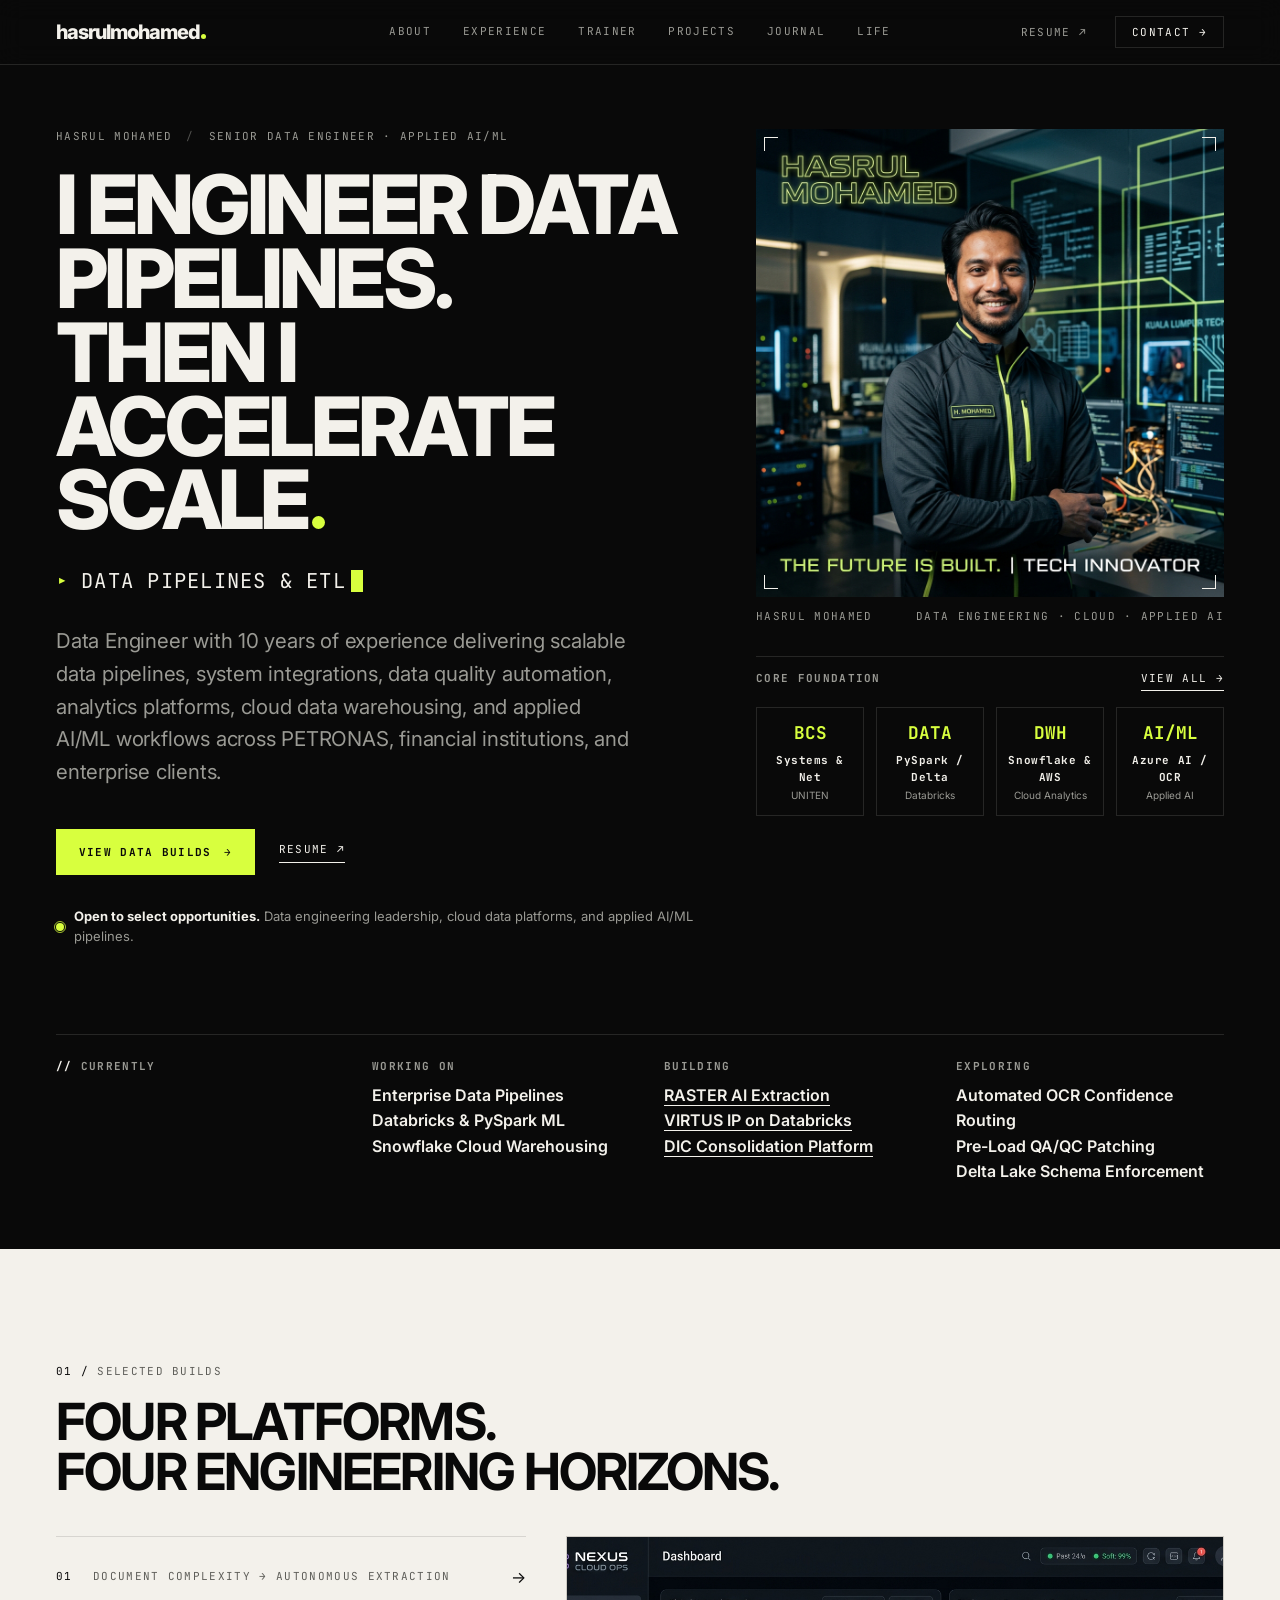
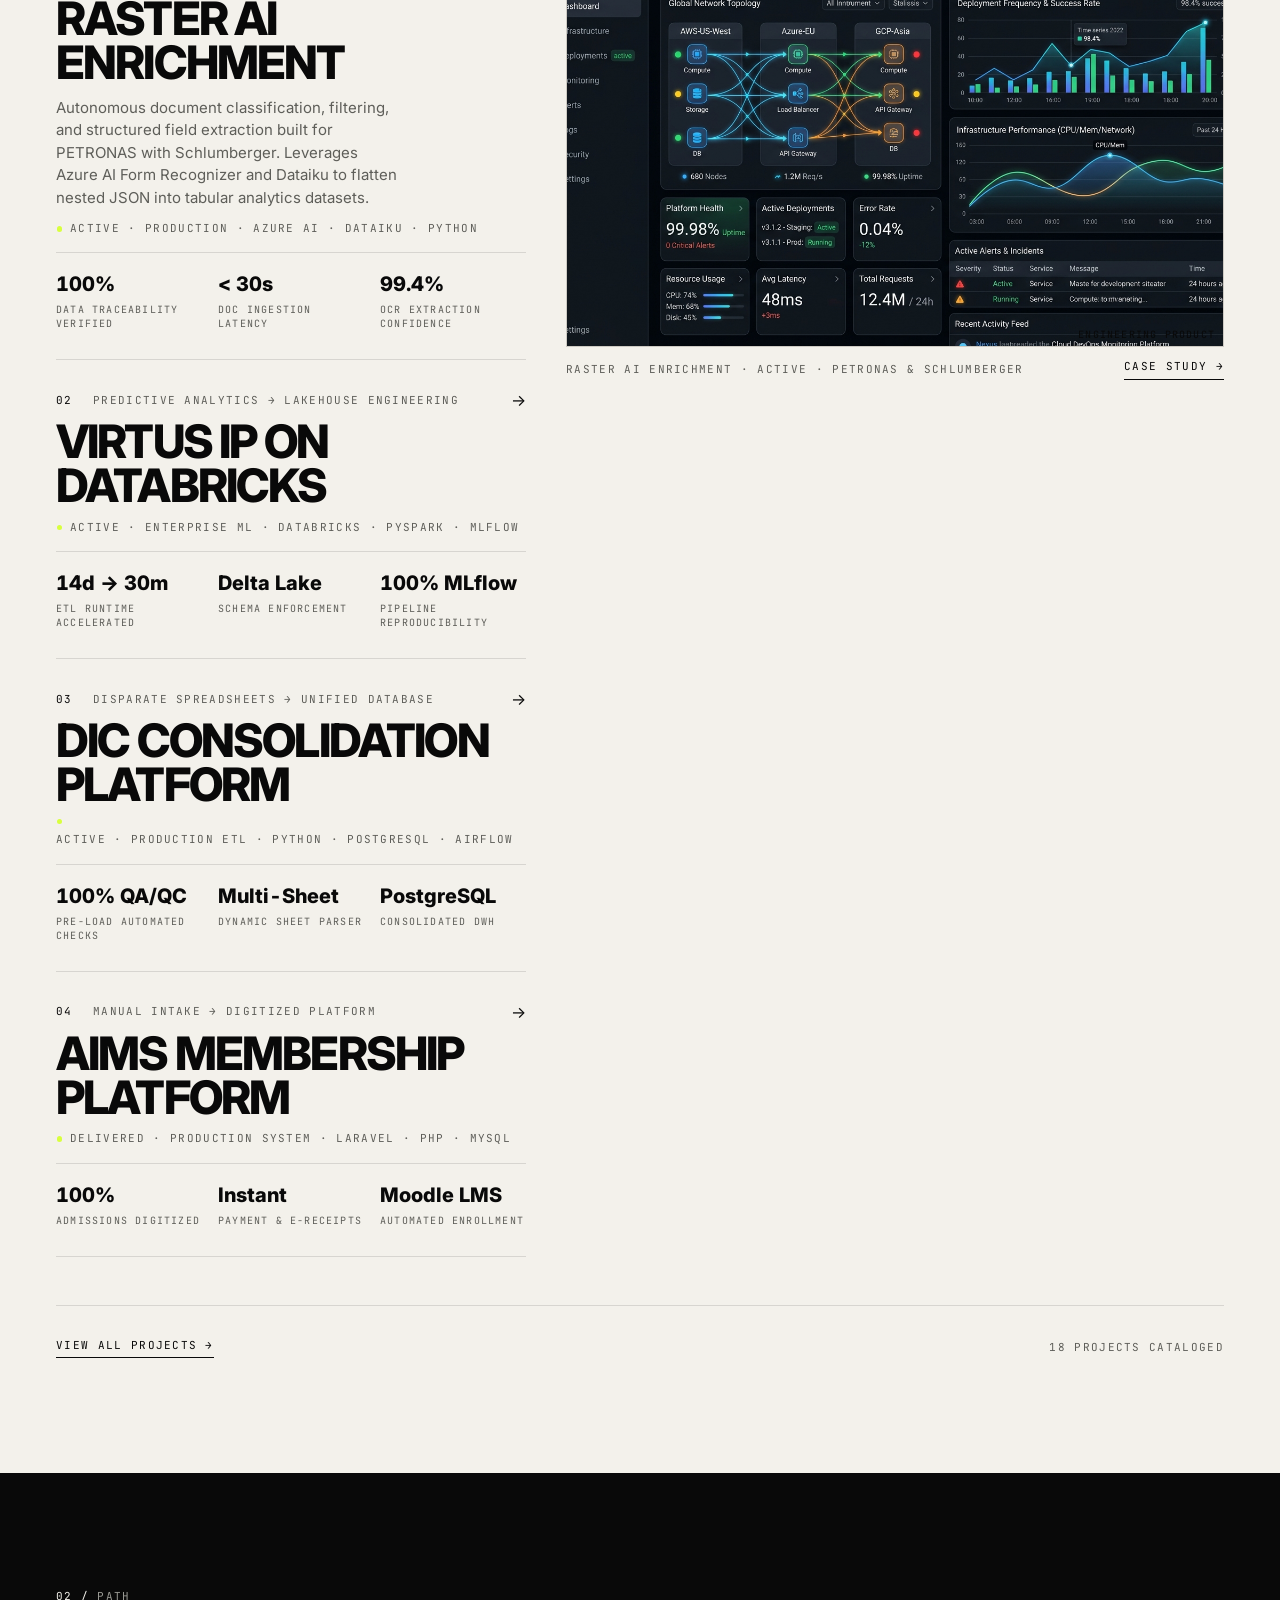
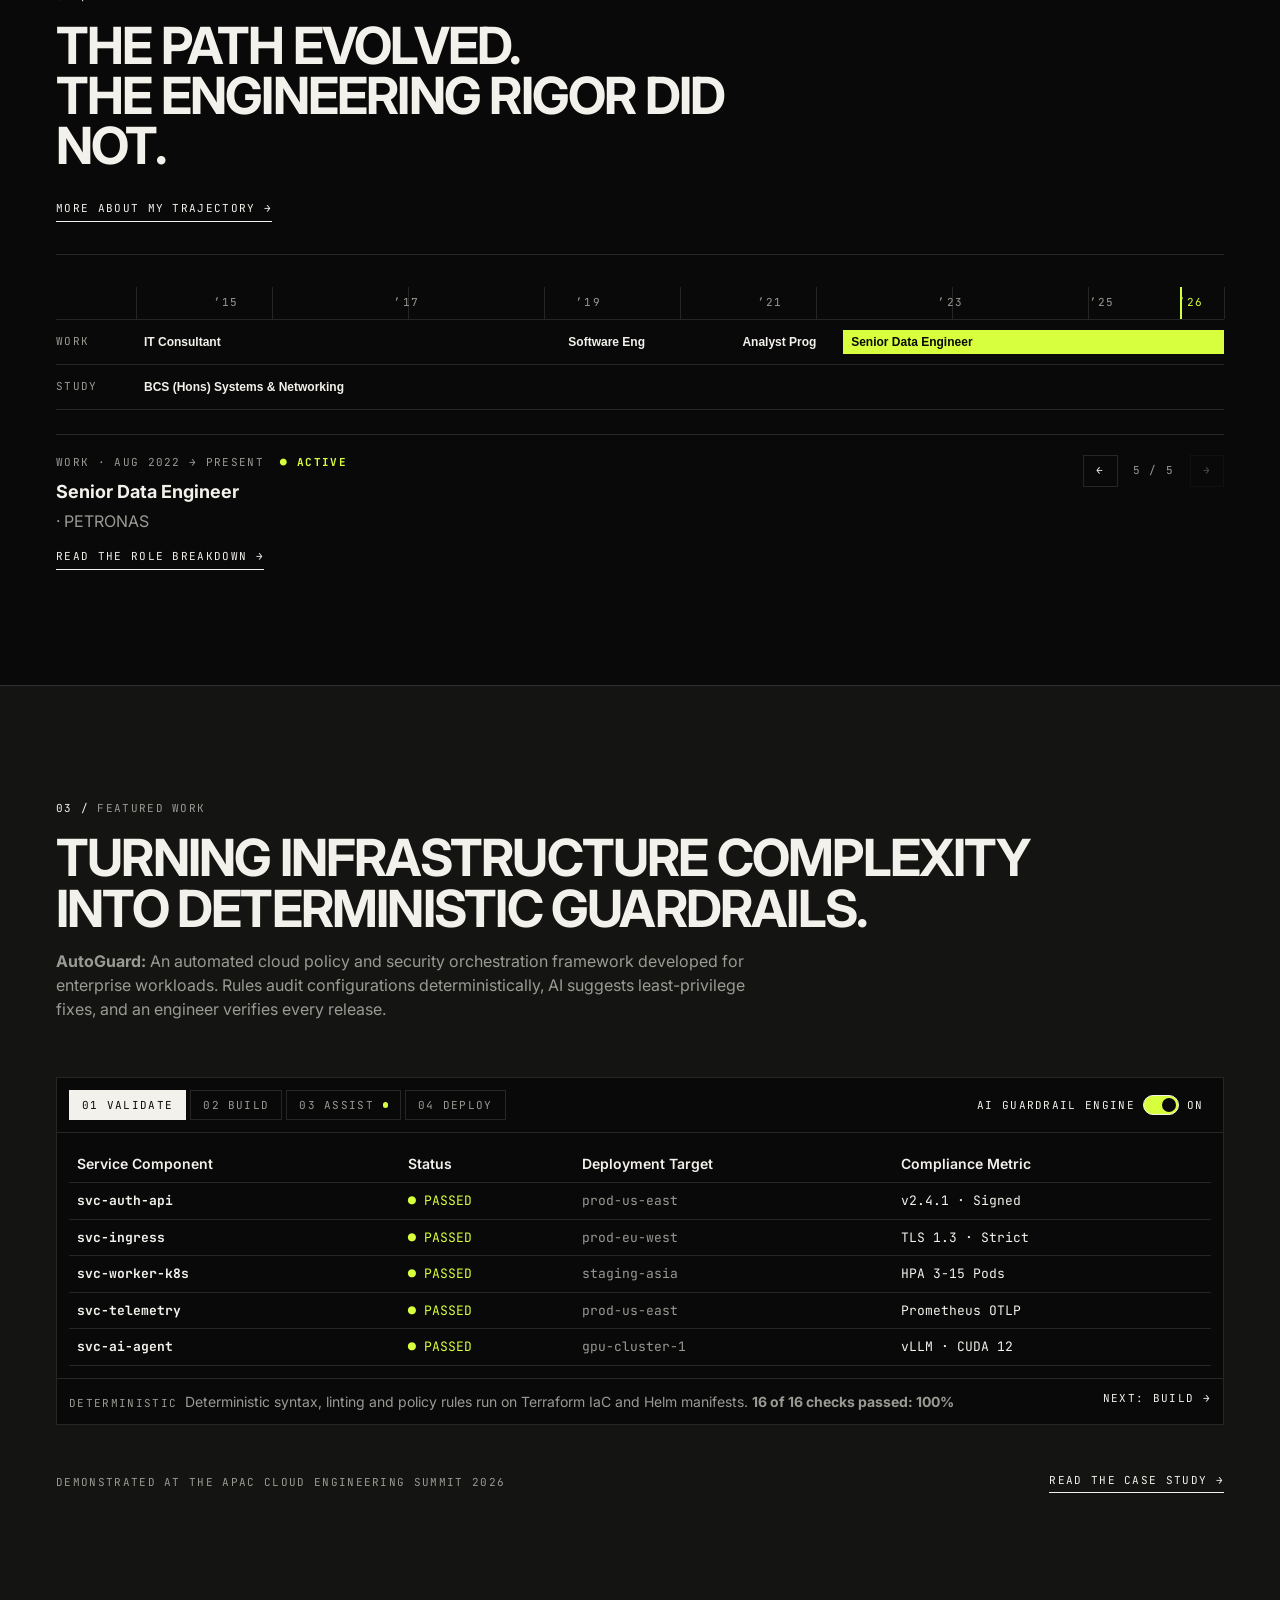
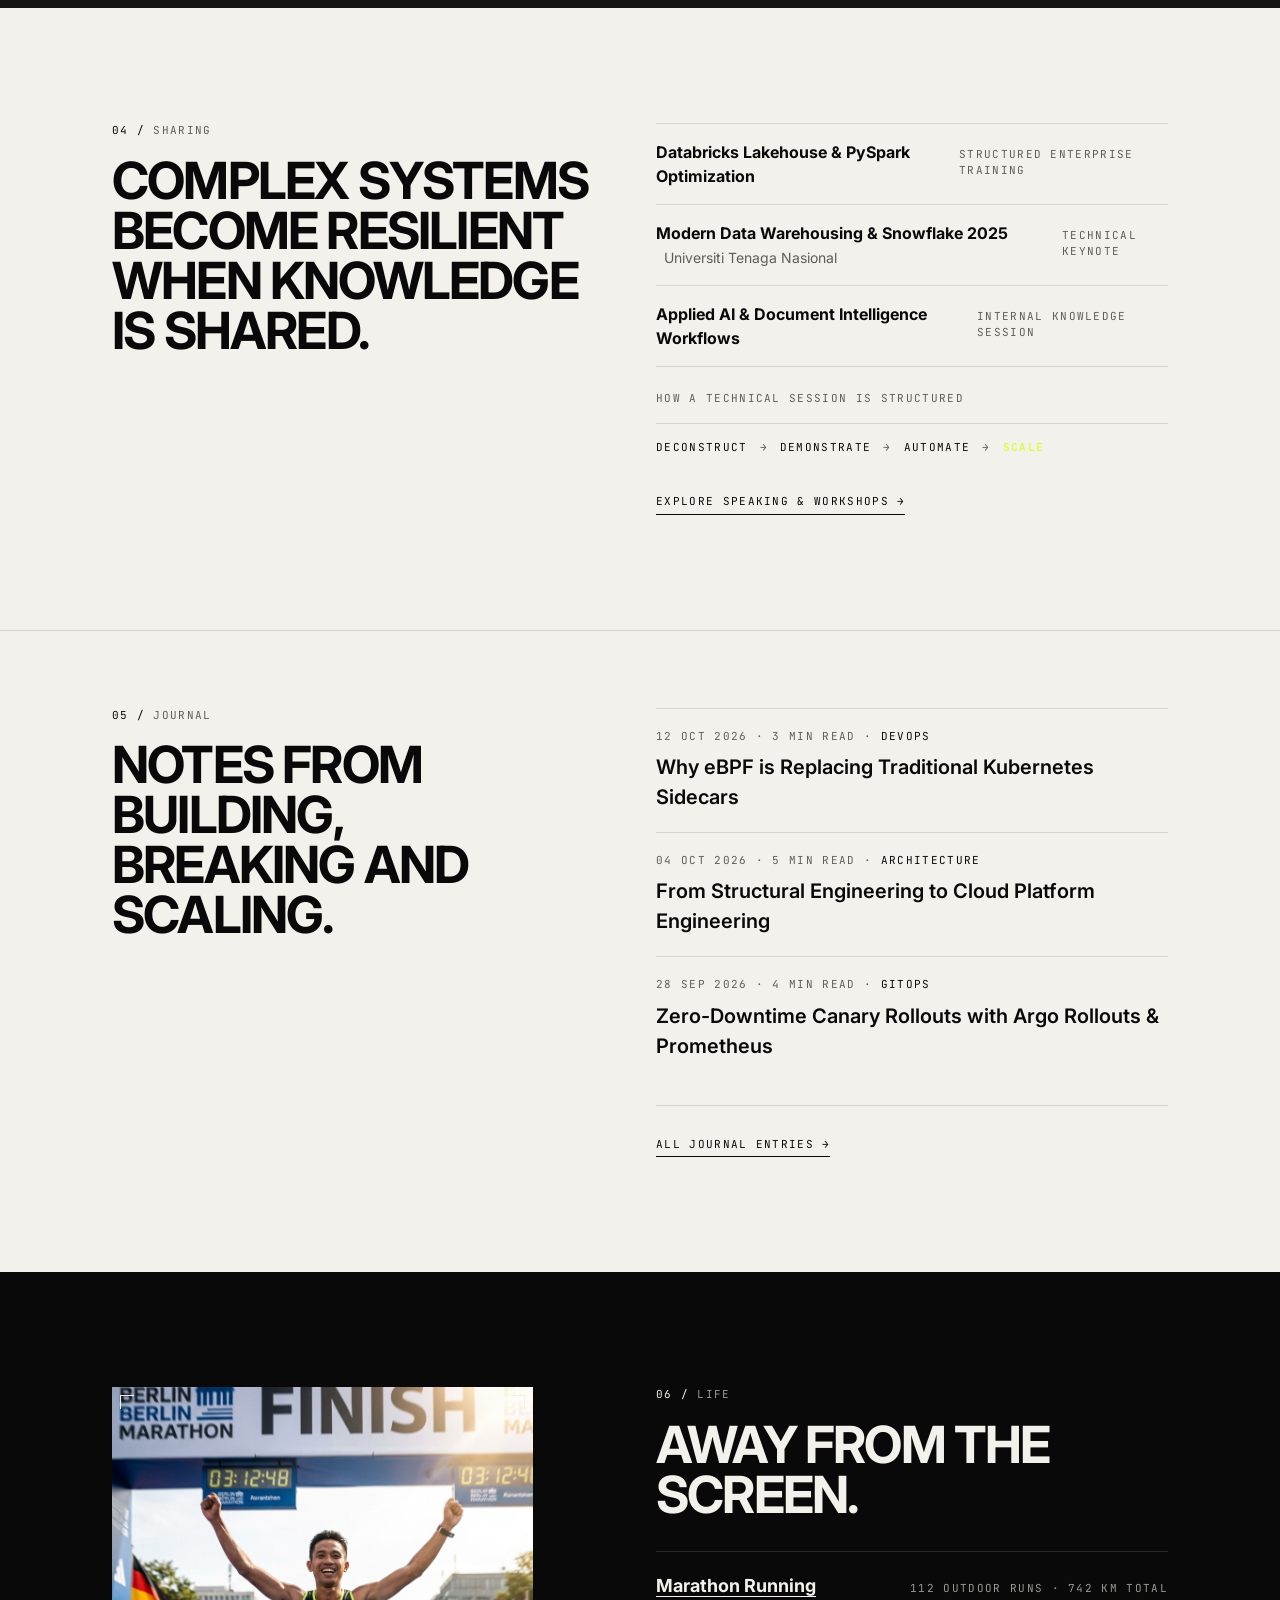
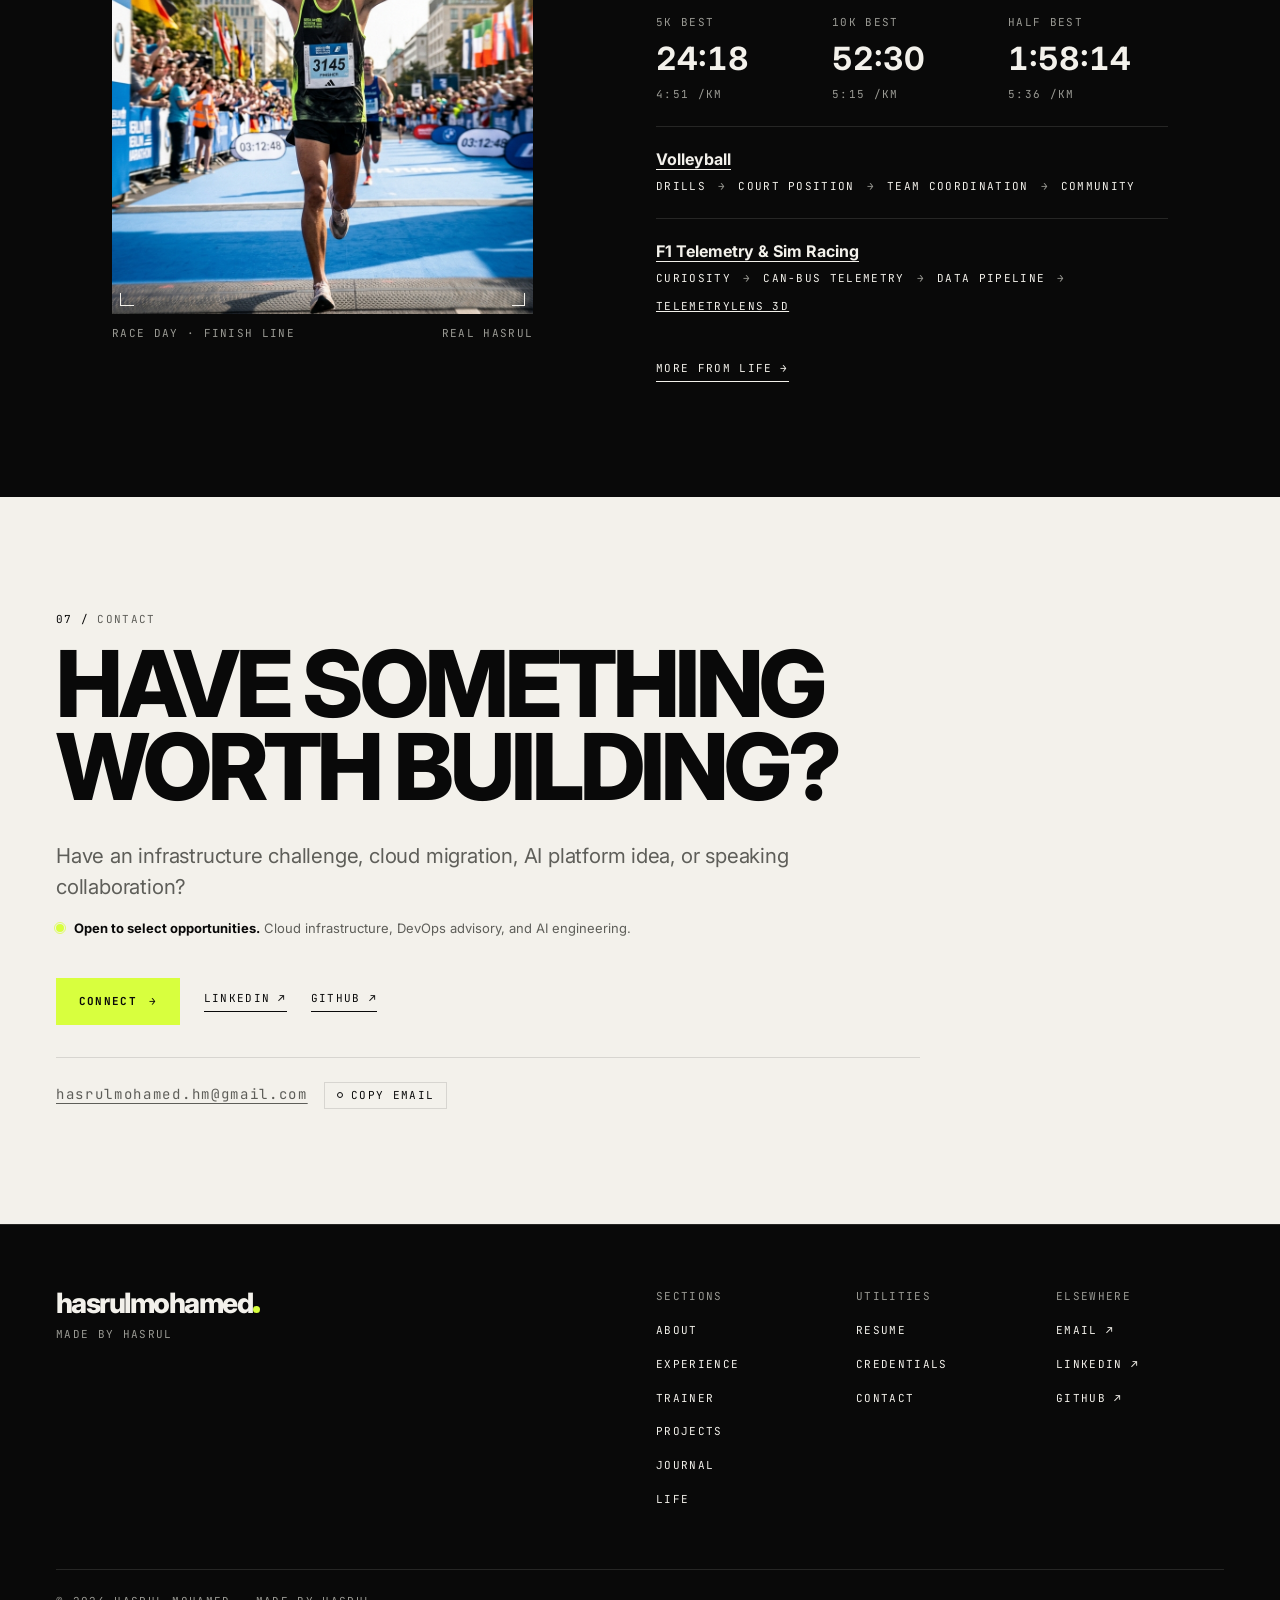
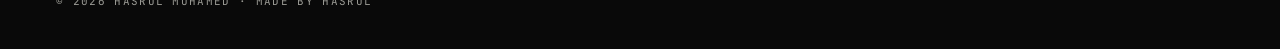
<file: index.html>
<!DOCTYPE html>
<html lang="en">
<head>
  <meta charset="UTF-8">
  <meta name="viewport" content="width=device-width, initial-scale=1.0, maximum-scale=5, user-scalable=yes">
  <title>Hasrul Mohamed · Senior Data Engineer | Applied AI/ML</title>
  <meta name="description" content="Hasrul Mohamed · Senior Data Engineer with 10 years of experience delivering scalable data pipelines, system integrations, Databricks PySpark workflows, Snowflake cloud warehousing, and applied AI/ML.">
  <link rel="canonical" href="https://portfolio.madebyhasrul.com/">
  
  <!-- OpenGraph & Twitter Meta -->
  <meta property="og:title" content="Hasrul Mohamed · Senior Data Engineer | Applied AI/ML">
  <meta property="og:description" content="Data Engineer with 10 years delivering scalable data pipelines, system integrations, Databricks PySpark workflows, and applied AI/ML.">
  <meta property="og:type" content="website">
  
  <!-- Stylesheets -->
  <link rel="stylesheet" href="css/tokens.css">
  <link rel="stylesheet" href="css/main.css">
  <link rel="stylesheet" href="css/components.css">
  
  <!-- Favicon -->
  <link rel="icon" href="data:image/svg+xml,<svg xmlns=%22http://www.w3.org/2000/svg%22 viewBox=%220 0 100 100%22><text y=%22.9em%22 font-size=%2290%22>⚡</text></svg>">
</head>
<body data-surface="dark">

  <!-- Accessibility Skip Link -->
  <a href="#main" class="skip-link">Skip to content</a>

  <!-- Global Sticky Header -->
  <header class="site-header" data-surface="dark">
    <div class="page-container header-container">
      
      <!-- Brand Wordmark -->
      <a href="index.html" class="brand-logo" aria-label="Hasrul Mohamed home">
        <span class="brand-title">
          hasrulmohamed<span class="brand-dot"></span>
        </span>
      </a>

      <!-- Primary Desktop Navigation -->
      <nav class="nav-primary" aria-label="Primary navigation">
        <ul class="nav-list label">
          <li><a href="about.html" class="nav-link">About</a></li>
          <li><a href="experience.html" class="nav-link">Experience</a></li>
          <li><a href="trainer.html" class="nav-link">Trainer</a></li>
          <li><a href="projects.html" class="nav-link">Projects</a></li>
          <li><a href="journal.html" class="nav-link">Journal</a></li>
          <li><a href="life.html" class="nav-link">Life</a></li>
        </ul>
      </nav>

      <!-- Utility Desktop Navigation -->
      <nav class="nav-utilities" aria-label="Utility navigation">
        <div style="display: flex; align-items: center; gap: 1rem;">
          <a href="resume.html" class="btn-utility btn-utility-resume">Resume ↗</a>
          <a href="contact.html" class="btn-utility">Contact →</a>
        </div>
      </nav>

      <!-- Mobile Trigger Controls -->
      <div class="mobile-controls">
        <a href="contact.html" class="btn-utility" style="padding: 0.35rem 0.75rem;">Contact →</a>
        <button type="button" id="menu-toggle" class="btn-menu-toggle" aria-expanded="false" aria-controls="site-menu">Menu</button>
      </div>

    </div>

    <!-- Fullscreen Mobile Navigation Drawer -->
    <div id="site-menu" class="mobile-drawer" data-surface="dark">
      <div class="page-container" style="flex: 1; display: flex; flex-direction: column;">
        
        <p class="label text-muted" style="margin-bottom: 0.75rem;">Primary</p>
        <ol class="mobile-nav-list">
          <li class="mobile-nav-item"><a href="about.html" class="mobile-nav-link"><span class="mobile-nav-num">01</span><span class="mobile-nav-text">About</span></a></li>
          <li class="mobile-nav-item"><a href="experience.html" class="mobile-nav-link"><span class="mobile-nav-num">02</span><span class="mobile-nav-text">Experience</span></a></li>
          <li class="mobile-nav-item"><a href="trainer.html" class="mobile-nav-link"><span class="mobile-nav-num">03</span><span class="mobile-nav-text">Trainer</span></a></li>
          <li class="mobile-nav-item"><a href="projects.html" class="mobile-nav-link"><span class="mobile-nav-num">04</span><span class="mobile-nav-text">Projects</span></a></li>
          <li class="mobile-nav-item"><a href="journal.html" class="mobile-nav-link"><span class="mobile-nav-num">05</span><span class="mobile-nav-text">Journal</span></a></li>
          <li class="mobile-nav-item"><a href="life.html" class="mobile-nav-link"><span class="mobile-nav-num">06</span><span class="mobile-nav-text">Life</span></a></li>
        </ol>

        <p class="label text-muted" style="margin-top: 2rem; margin-bottom: 0.75rem;">Utility</p>
        <div style="display: flex; gap: 1.5rem; border-top: 1px solid rgb(var(--line)); padding-top: 1rem;">
          <a href="resume.html" class="label link-inline-cta">Resume <span class="arrow">↗</span></a>
          <a href="contact.html" class="label link-inline-cta">Contact <span class="arrow">→</span></a>
        </div>

        <div style="margin-top: auto; padding-top: 2.5rem; display: flex; justify-content: space-between; align-items: flex-end;">
          <div class="label text-muted" style="line-height: 1.6;">
            <p>Architect</p>
            <p>Automate</p>
            <p>Scale</p>
            <p>Reflect</p>
            <p>Share</p>
          </div>
          <span class="label text-muted">Made by Hasrul</span>
        </div>

      </div>
    </div>
  </header>

  <!-- Main Content -->
  <main id="main">

    <!-- Schema.org Person JSON-LD -->
    <script type="application/ld+json">
    {
      "@context": "https://schema.org",
      "@type": "Person",
      "name": "Hasrul Mohamed",
      "url": "https://portfolio.madebyhasrul.com",
      "jobTitle": "Senior Data Engineer",
      "worksFor": {
        "@type": "Organization",
        "name": "PETRONAS"
      },
      "knowsAbout": ["Data Engineering", "ETL Pipelines", "Databricks", "PySpark", "Snowflake", "Delta Lake", "PostgreSQL", "SQL Server", "Applied AI/ML", "Apache Airflow"]
    }
    </script>

    <!-- =======================================================================
         HERO SECTION
         ======================================================================= -->
    <section class="hero-section" data-surface="dark">
      <div class="page-grid" style="row-gap: 2.5rem;">
        
        <!-- Hero Left Column -->
        <div style="grid-column: 1 / -1;" class="hero-text-col">
          <p class="label hero-sublabel">
            Hasrul Mohamed <span class="sep">/</span> Senior Data Engineer · Applied AI/ML
          </p>

          <h1 class="hero-title">
            <span class="title-block">I engineer data pipelines.</span>
            <span class="title-block">Then I accelerate scale<span class="brand-dot" style="width: 0.16em; height: 0.16em;"></span></span>
          </h1>

          <!-- Terminal Scramble Monospace Rotator -->
          <div class="hero-rotator">
            <span class="rotator-symbol">▸</span>
            <span id="rotator-target" class="rotator-text">DATA PIPELINES &amp; ETL</span>
            <span class="rotator-cursor"></span>
          </div>

          <p class="text-lead hero-bio">
            Data Engineer with 10 years of experience delivering scalable data pipelines, system integrations, data quality automation, analytics platforms, cloud data warehousing, and applied AI/ML workflows across PETRONAS, financial institutions, and enterprise clients.
          </p>

          <!-- Action Buttons & Status -->
          <div class="hero-actions">
            <a href="projects.html" class="btn-primary">
              View data builds <span class="arrow">→</span>
            </a>
            <a href="resume.html" class="link-inline-cta">
              Resume <span class="arrow">↗</span>
            </a>
            
            <div class="status-pill" style="flex-basis: 100%; margin-top: 0.5rem;">
              <span class="pulse-dot"></span>
              <span>
                <strong class="text-ink">Open to select opportunities.</strong>
                <span class="text-muted">Data engineering leadership, cloud data platforms, and applied AI/ML pipelines.</span>
              </span>
            </div>
          </div>
        </div>

        <!-- Hero Right Column: Cinematic Poster & Credentials -->
        <div style="grid-column: 1 / -1;" class="hero-media-col">
          <figure class="poster-frame">
            <img src="assets/hero-poster.jpg" alt="Cinematic poster of Hasrul Mohamed in tech team jacket" class="poster-img">
            <span class="bracket bracket-tl"></span>
            <span class="bracket bracket-tr"></span>
            <span class="bracket bracket-bl"></span>
            <span class="bracket bracket-br"></span>
          </figure>
          <div class="poster-caption">
            <span class="label text-muted">Hasrul Mohamed</span>
            <span class="label text-muted">Data Engineering · Cloud · Applied AI</span>
          </div>

          <!-- Selected Credentials Bar -->
          <div class="credentials-header">
            <h2 class="label text-muted">Core Foundation</h2>
            <a href="credentials.html" class="label link-inline-cta" style="font-size: 0.6875rem;">View all →</a>
          </div>

          <ul class="credentials-grid">
            <li class="credential-item">
              <a href="credentials.html#uniten" class="credential-card">
                <div class="cred-icon">BCS</div>
                <span class="cred-name">Systems &amp; Net</span>
                <span class="cred-issuer">UNITEN</span>
              </a>
              <div class="cred-tooltip">Bachelor of Computer Science (Hons) · 2015</div>
            </li>
            <li class="credential-item">
              <a href="credentials.html#databricks" class="credential-card">
                <div class="cred-icon">DATA</div>
                <span class="cred-name">PySpark / Delta</span>
                <span class="cred-issuer">Databricks</span>
              </a>
              <div class="cred-tooltip">Databricks Lakehouse &amp; MLflow</div>
            </li>
            <li class="credential-item">
              <a href="credentials.html#snowflake-aws" class="credential-card">
                <div class="cred-icon">DWH</div>
                <span class="cred-name">Snowflake &amp; AWS</span>
                <span class="cred-issuer">Cloud Analytics</span>
              </a>
              <div class="cred-tooltip">Snowflake, AWS S3, Glue &amp; Redshift</div>
            </li>
            <li class="credential-item">
              <a href="credentials.html#azure-ai" class="credential-card">
                <div class="cred-icon">AI/ML</div>
                <span class="cred-name">Azure AI / OCR</span>
                <span class="cred-issuer">Applied AI</span>
              </a>
              <div class="cred-tooltip">Azure AI Form Recognizer &amp; Dataiku</div>
            </li>
          </ul>
        </div>

      </div>
    </section>

    <style>
      @media (min-width: 768px) {
        .hero-text-col { grid-column: span 5 !important; }
        .hero-media-col { grid-column: 6 / span 3 !important; }
      }
      @media (min-width: 1024px) {
        .hero-text-col { grid-column: span 7 !important; }
        .hero-media-col { grid-column: 8 / span 5 !important; }
      }
    </style>

    <!-- =======================================================================
         CURRENTLY SECTION
         ======================================================================= -->
    <section class="currently-section" data-surface="dark" aria-labelledby="currently-title">
      <div class="page-container">
        <div class="currently-grid">
          
          <h2 class="label text-muted" id="currently-title">
            <span class="text-ink" style="margin-right: 0.5rem;">//</span>Currently
          </h2>

          <div class="currently-columns">
            <div class="currently-col">
              <h3 class="label text-muted">Working on</h3>
              <ul class="currently-list">
                <li>Enterprise Data Pipelines</li>
                <li>Databricks &amp; PySpark ML</li>
                <li>Snowflake Cloud Warehousing</li>
              </ul>
            </div>

            <div class="currently-col">
              <h3 class="label text-muted">Building</h3>
              <ul class="currently-list">
                <li><a href="projects.html#raster">RASTER AI Extraction</a></li>
                <li><a href="projects.html#virtus-ip">VIRTUS IP on Databricks</a></li>
                <li><a href="projects.html#dic-platform">DIC Consolidation Platform</a></li>
              </ul>
            </div>

            <div class="currently-col">
              <h3 class="label text-muted">Exploring</h3>
              <ul class="currently-list">
                <li>Automated OCR Confidence Routing</li>
                <li>Pre-Load QA/QC Patching</li>
                <li>Delta Lake Schema Enforcement</li>
              </ul>
            </div>
          </div>

        </div>
      </div>
    </section>

    <!-- =======================================================================
         01 / SELECTED BUILDS (LIGHT SURFACE WITH STICKY PREVIEW SWITCHER)
         ======================================================================= -->
    <section id="work" class="py-section" data-surface="light">
      <div class="page-container">
        
        <!-- Section Header -->
        <div style="margin-bottom: 2.5rem;">
          <p class="label text-muted">
            <span class="text-ink" style="margin-right: 0.5rem;">01 /</span>Selected builds
          </p>
          <h2 class="text-display-md" style="margin-top: 1rem;">
            Four platforms.<br>Four engineering horizons.
          </h2>
        </div>

        <div class="builds-layout">
          
          <!-- Left Column: Interactive Build Cards -->
          <ol class="builds-list">
            
            <!-- Build 1: RASTER -->
            <li class="build-item active">
              <div class="build-trigger" tabindex="0">
                <div class="build-trigger-header">
                  <span class="label text-muted">
                    <span class="text-ink" style="margin-right: 0.75rem;">01</span>
                    Document complexity → Autonomous extraction
                  </span>
                  <span class="arrow text-ink">→</span>
                </div>
                <h3 class="build-title">RASTER AI Enrichment</h3>
                <p class="build-desc">
                  Autonomous document classification, filtering, and structured field extraction built for PETRONAS with Schlumberger. Leverages Azure AI Form Recognizer and Dataiku to flatten nested JSON into tabular analytics datasets.
                </p>
                <div class="build-tags label text-muted">
                  <span class="brand-dot" style="width: 0.35rem; height: 0.35rem;"></span>
                  Active · Production · Azure AI · Dataiku · Python
                </div>
                <div class="build-metrics">
                  <div>
                    <span class="metric-val">100%</span>
                    <span class="label metric-label">Data Traceability verified</span>
                  </div>
                  <div>
                    <span class="metric-val">&lt; 30s</span>
                    <span class="label metric-label">Doc ingestion latency</span>
                  </div>
                  <div>
                    <span class="metric-val">99.4%</span>
                    <span class="label metric-label">OCR extraction confidence</span>
                  </div>
                </div>
              </div>
            </li>

            <!-- Build 2: VIRTUS IP -->
            <li class="build-item">
              <div class="build-trigger" tabindex="0">
                <div class="build-trigger-header">
                  <span class="label text-muted">
                    <span class="text-ink" style="margin-right: 0.75rem;">02</span>
                    Predictive analytics → Lakehouse engineering
                  </span>
                  <span class="arrow text-ink">→</span>
                </div>
                <h3 class="build-title">VIRTUS IP on Databricks</h3>
                <p class="build-desc">
                  End-to-end data engineering and ML enablement platform. Built PySpark data ingestion, feature generation pipelines, and MLflow tracking for model training, inference, and greenhouse gas (GHG) reporting.
                </p>
                <div class="build-tags label text-muted">
                  <span class="brand-dot" style="width: 0.35rem; height: 0.35rem;"></span>
                  Active · Enterprise ML · Databricks · PySpark · MLflow
                </div>
                <div class="build-metrics">
                  <div>
                    <span class="metric-val">14d → 30m</span>
                    <span class="label metric-label">ETL runtime accelerated</span>
                  </div>
                  <div>
                    <span class="metric-val">Delta Lake</span>
                    <span class="label metric-label">Schema enforcement</span>
                  </div>
                  <div>
                    <span class="metric-val">100% MLflow</span>
                    <span class="label metric-label">Pipeline reproducibility</span>
                  </div>
                </div>
              </div>
            </li>

            <!-- Build 3: DIC Platform -->
            <li class="build-item">
              <div class="build-trigger" tabindex="0">
                <div class="build-trigger-header">
                  <span class="label text-muted">
                    <span class="text-ink" style="margin-right: 0.75rem;">03</span>
                    Disparate spreadsheets → Unified database
                  </span>
                  <span class="arrow text-ink">→</span>
                </div>
                <h3 class="build-title">DIC Consolidation Platform</h3>
                <p class="build-desc">
                  High-capacity data integration and consolidation engine ingesting multi-sheet source files with automated pre-load QA/QC, schema normalization, and Airflow orchestration into unified PostgreSQL.
                </p>
                <div class="build-tags label text-muted">
                  <span class="brand-dot" style="width: 0.35rem; height: 0.35rem;"></span>
                  Active · Production ETL · Python · PostgreSQL · Airflow
                </div>
                <div class="build-metrics">
                  <div>
                    <span class="metric-val">100% QA/QC</span>
                    <span class="label metric-label">Pre-load automated checks</span>
                  </div>
                  <div>
                    <span class="metric-val">Multi-Sheet</span>
                    <span class="label metric-label">Dynamic sheet parser</span>
                  </div>
                  <div>
                    <span class="metric-val">PostgreSQL</span>
                    <span class="label metric-label">Consolidated DWH</span>
                  </div>
                </div>
              </div>
            </li>

            <!-- Build 4: AIMS Platform -->
            <li class="build-item">
              <div class="build-trigger" tabindex="0">
                <div class="build-trigger-header">
                  <span class="label text-muted">
                    <span class="text-ink" style="margin-right: 0.75rem;">04</span>
                    Manual intake → Digitized platform
                  </span>
                  <span class="arrow text-ink">→</span>
                </div>
                <h3 class="build-title">AIMS Membership Platform</h3>
                <p class="build-desc">
                  Full-stack membership and medical course application platform for AFPM. Digitized applicant admissions, online credit payments, instantaneous e-receipt issuing, and Moodle LMS synchronizations.
                </p>
                <div class="build-tags label text-muted">
                  <span class="brand-dot" style="width: 0.35rem; height: 0.35rem;"></span>
                  Delivered · Production System · Laravel · PHP · MySQL
                </div>
                <div class="build-metrics">
                  <div>
                    <span class="metric-val">100%</span>
                    <span class="label metric-label">Admissions digitized</span>
                  </div>
                  <div>
                    <span class="metric-val">Instant</span>
                    <span class="label metric-label">Payment &amp; e-receipts</span>
                  </div>
                  <div>
                    <span class="metric-val">Moodle LMS</span>
                    <span class="label metric-label">Automated enrollment</span>
                  </div>
                </div>
              </div>
            </li>

          </ol>

          <!-- Right Column: Sticky Preview Frame -->
          <div class="build-preview-sticky">
            <div class="preview-aspect-box">
              <img src="assets/projects/nexus-cloud.jpg" alt="RASTER AI Extraction Platform" class="preview-img visible">
              <img src="assets/projects/argoflow-gitops.jpg" alt="VIRTUS IP on Databricks" class="preview-img">
              <img src="assets/projects/telemetry-3d.jpg" alt="DIC Consolidation Platform" class="preview-img">
              <img src="assets/projects/aethernet-swarm.jpg" alt="AIMS Membership Platform" class="preview-img">
              <span class="label preview-badge">Engineering Product</span>
            </div>

            <div class="preview-footer label">
              <span id="preview-status-text" class="text-muted">RASTER AI Enrichment · Active · PETRONAS &amp; Schlumberger</span>
              <a id="preview-case-link" href="projects.html#raster" class="link-inline-cta text-ink" style="font-size: 0.6875rem;">Case study →</a>
            </div>
          </div>

        </div>

        <div style="display: flex; justify-content: space-between; align-items: center; border-top: 1px solid rgb(var(--line)); padding-top: 2rem; margin-top: 3rem;">
          <a href="projects.html" class="label link-inline-cta">View all projects <span class="arrow">→</span></a>
          <span class="label text-muted">18 projects cataloged</span>
        </div>

      </div>
    </section>

    <!-- =======================================================================
         02 / PATH (INTERACTIVE CAREER & EDUCATION GANTT TIMELINE)
         ======================================================================= -->
    <section class="py-section" data-surface="dark">
      <div class="page-container">
        
        <div style="max-width: 48rem;">
          <p class="label text-muted">
            <span class="text-ink" style="margin-right: 0.5rem;">02 /</span>Path
          </p>
          <h2 class="text-display-md" style="margin-top: 1rem;">
            The path evolved.<br>The engineering rigor did not.
          </h2>
          <div style="margin-top: 1.5rem;">
            <a href="about.html" class="label link-inline-cta">More about my trajectory <span class="arrow">→</span></a>
          </div>
        </div>

        <!-- Interactive Gantt Axis & Tracks -->
        <div class="path-timeline-wrapper">
          
          <!-- Timeline Axis Bar with Year Markers -->
          <div class="timeline-axis-container">
            <div class="timeline-axis-label"></div>
            <div class="timeline-axis-track">
              <!-- Gridlines -->
              <span class="timeline-gridline" style="left: 0%;"></span>
              <span class="timeline-gridline" style="left: 12.5%;"></span>
              <span class="timeline-gridline" style="left: 25%;"></span>
              <span class="timeline-gridline" style="left: 37.5%;"></span>
              <span class="timeline-gridline" style="left: 50%;"></span>
              <span class="timeline-gridline" style="left: 62.5%;"></span>
              <span class="timeline-gridline" style="left: 75%;"></span>
              <span class="timeline-gridline" style="left: 87.5%;"></span>
              <span class="timeline-gridline" style="left: 100%;"></span>
              
              <!-- Now Indicator -->
              <span class="timeline-now-line" title="Current Day (2026)"></span>

              <!-- Year Labels -->
              <span class="label text-muted timeline-year" style="left: 0%; width: 16.6%;">’15</span>
              <span class="label text-muted timeline-year" style="left: 16.6%; width: 16.6%;">’17</span>
              <span class="label text-muted timeline-year" style="left: 33.3%; width: 16.6%;">’19</span>
              <span class="label text-muted timeline-year" style="left: 50%; width: 16.6%;">’21</span>
              <span class="label text-muted timeline-year" style="left: 66.6%; width: 16.6%;">’23</span>
              <span class="label text-muted timeline-year" style="left: 83.3%; width: 11%;">’25</span>
              <span class="label text-muted timeline-year" style="left: 94%; width: 6%; color: rgb(var(--lime));">’26</span>
            </div>
          </div>

          <!-- Track: Work -->
          <div class="timeline-row">
            <span class="label timeline-row-label">Work</span>
            <div class="timeline-row-track">
              <button type="button" class="timeline-bar" data-index="1" style="left: 0%; width: 38%;" title="JMR Consulting Sdn Bhd">IT Consultant</button>
              <button type="button" class="timeline-bar" data-index="2" style="left: 39%; width: 15%;" title="Academy of Family Physicians">Software Eng</button>
              <button type="button" class="timeline-bar" data-index="3" style="left: 55%; width: 9%;" title="Credit Guarantee Corporation">Analyst Prog</button>
              <button type="button" class="timeline-bar active" data-index="4" style="left: 65%; width: 35%;" title="PETRONAS">Senior Data Engineer</button>
            </div>
          </div>

          <!-- Track: Study -->
          <div class="timeline-row">
            <span class="label timeline-row-label">Study</span>
            <div class="timeline-row-track">
              <button type="button" class="timeline-bar" data-index="0" style="left: 0%; width: 20%;" title="Universiti Tenaga Nasional">BCS (Hons) Systems &amp; Networking</button>
            </div>
          </div>

          <!-- Interactive Details Card -->
          <div class="path-detail-card">
            <div class="path-detail-info">
              <p id="path-meta-type" class="label text-muted">
                Work · Aug 2022 → Present <span style="color: rgb(var(--lime)); font-weight: 700; margin-left: 0.5rem;">● Active</span>
              </p>
              <h3 id="path-role-title">Senior Data Engineer</h3>
              <p id="path-role-org" class="text-muted" style="margin-top: 0.25rem;">· PETRONAS</p>
              <a id="path-role-link" href="experience.html#petronas" class="label link-inline-cta" style="margin-top: 1rem;">Read the role breakdown →</a>
            </div>

            <!-- Prev / Next Controls -->
            <div class="path-nav-buttons">
              <button type="button" id="path-prev-btn" class="label path-nav-btn" aria-label="Previous role">←</button>
              <span id="path-counter" class="label text-muted" style="width: 3.5rem; text-align: center;">5 / 5</span>
              <button type="button" id="path-next-btn" class="label path-nav-btn" disabled aria-label="Next role">→</button>
            </div>
          </div>

        </div>

      </div>
    </section>

    <!-- =======================================================================
         03 / FEATURED WORK (INTERACTIVE SIMULATOR)
         ======================================================================= -->
    <section class="py-section" data-surface="dark" style="background-color: rgb(var(--carbon-raised)); border-top: 1px solid rgb(var(--line));">
      <div class="page-container">
        
        <div style="display: grid; grid-template-columns: 1fr; row-gap: 2rem;">
          <div>
            <p class="label text-muted">
              <span class="text-ink" style="margin-right: 0.5rem;">03 /</span>Featured work
            </p>
            <h2 class="text-display-md" style="margin-top: 1rem;">
              Turning infrastructure complexity<br>into deterministic guardrails.
            </h2>
            <p class="text-muted" style="margin-top: 1rem; max-width: 44rem;">
              <strong>AutoGuard:</strong> An automated cloud policy and security orchestration framework developed for enterprise workloads. Rules audit configurations deterministically, AI suggests least-privilege fixes, and an engineer verifies every release.
            </p>
          </div>

          <!-- Interactive Simulator Container -->
          <div class="simulator-box">
            
            <!-- Simulator Control Bar -->
            <div class="simulator-header">
              <div class="simulator-tabs" role="tablist" aria-label="Workflow step">
                <button type="button" role="tab" class="sim-tab active" data-step="0" aria-selected="true">
                  <span>01</span> Validate
                </button>
                <button type="button" role="tab" class="sim-tab" data-step="1" aria-selected="false">
                  <span>02</span> Build
                </button>
                <button type="button" role="tab" class="sim-tab" data-step="2" aria-selected="false">
                  <span>03</span> Assist <span class="brand-dot" style="width: 0.35rem; height: 0.35rem;"></span>
                </button>
                <button type="button" role="tab" class="sim-tab" data-step="3" aria-selected="false">
                  <span>04</span> Deploy
                </button>
              </div>

              <!-- AI Assistance Toggle -->
              <button type="button" id="ai-assist-toggle" class="sim-switch" role="switch" aria-checked="true">
                <span>AI Guardrail Engine</span>
                <span class="toggle-track">
                  <span class="toggle-thumb"></span>
                </span>
                <span id="ai-assist-status" class="text-ink" style="width: 1.5rem; text-align: left;">On</span>
              </button>
            </div>

            <!-- Live Table -->
            <div class="simulator-table-wrapper">
              <table class="sim-table">
                <thead>
                  <tr>
                    <th>Service Component</th>
                    <th>Status</th>
                    <th>Deployment Target</th>
                    <th>Compliance Metric</th>
                  </tr>
                </thead>
                <tbody id="sim-table-body">
                  <!-- Populated by js/workflow-demo.js -->
                </tbody>
              </table>
            </div>

            <!-- Footer / Feedback -->
            <div class="simulator-footer">
              <p id="sim-feedback-text" class="text-muted" style="font-size: 0.875rem;">
                <!-- Populated dynamically -->
              </p>
              <button type="button" id="sim-next-step-btn" class="label link-inline-cta" style="background: transparent; border: none; cursor: pointer;">
                Next: Build →
              </button>
            </div>

          </div>

          <div style="display: flex; justify-content: space-between; align-items: center; padding-top: 1rem;">
            <p class="label text-muted">Demonstrated at the APAC Cloud Engineering Summit 2026</p>
            <a href="projects.html#autoguard" class="label link-inline-cta">Read the case study →</a>
          </div>

        </div>

      </div>
    </section>

    <!-- =======================================================================
         04 / SHARING & TRAINING (LIGHT SURFACE)
         ======================================================================= -->
    <section class="py-section" data-surface="light">
      <div class="page-container">
        
        <div class="page-grid" style="row-gap: 2.5rem;">
          <div style="grid-column: 1 / -1;" class="sharing-left-col">
            <p class="label text-muted">
              <span class="text-ink" style="margin-right: 0.5rem;">04 /</span>Sharing
            </p>
            <h2 class="text-display-md" style="margin-top: 1rem;">
              Complex systems become resilient<br>when knowledge is shared.
            </h2>
          </div>

          <div style="grid-column: 1 / -1;" class="sharing-right-col">
            <ol class="sharing-list">
              <li class="sharing-item">
                <p><strong>Databricks Lakehouse &amp; PySpark Optimization</strong></p>
                <p class="label text-muted">Structured Enterprise Training</p>
              </li>
              <li class="sharing-item">
                <p><strong>Modern Data Warehousing &amp; Snowflake 2025</strong> <span class="text-muted" style="font-size: 0.875rem; margin-left: 0.5rem;">Universiti Tenaga Nasional</span></p>
                <p class="label text-muted">Technical Keynote</p>
              </li>
              <li class="sharing-item">
                <p><strong>Applied AI &amp; Document Intelligence Workflows</strong></p>
                <p class="label text-muted">Internal Knowledge Session</p>
              </li>
            </ol>

            <p class="label text-muted" style="margin-top: 1.5rem;">How a technical session is structured</p>
            <ul class="flow-steps label">
              <li class="flow-step-item">
                <span>Deconstruct</span>
                <span class="flow-step-arrow">→</span>
              </li>
              <li class="flow-step-item">
                <span>Demonstrate</span>
                <span class="flow-step-arrow">→</span>
              </li>
              <li class="flow-step-item">
                <span>Automate</span>
                <span class="flow-step-arrow">→</span>
              </li>
              <li class="flow-step-item">
                <span style="color: rgb(var(--lime)); font-weight: 700;">Scale</span>
              </li>
            </ul>

            <div style="margin-top: 2rem;">
              <a href="trainer.html" class="label link-inline-cta">Explore speaking &amp; workshops <span class="arrow">→</span></a>
            </div>
          </div>
        </div>

      </div>
    </section>

    <style>
      @media (min-width: 1024px) {
        .sharing-left-col { grid-column: span 6 !important; }
        .sharing-right-col { grid-column: 7 / span 6 !important; }
      }
    </style>

    <!-- =======================================================================
         05 / JOURNAL (LIGHT SURFACE CONTINUED)
         ======================================================================= -->
    <section class="py-section" data-surface="light" style="padding-top: 0; border-top: 1px solid rgb(var(--line));">
      <div class="page-container" style="padding-top: clamp(3rem, 6vw, 5rem);">
        
        <div class="page-grid" style="row-gap: 2.5rem;">
          <div style="grid-column: 1 / -1;" class="journal-left-col">
            <p class="label text-muted">
              <span class="text-ink" style="margin-right: 0.5rem;">05 /</span>Journal
            </p>
            <h2 class="text-display-md" style="margin-top: 1rem;">
              Notes from building,<br>breaking and scaling.
            </h2>
          </div>

          <div style="grid-column: 1 / -1;" class="journal-right-col">
            <ul class="journal-list">
              
              <li class="journal-item">
                <a href="journal.html#ebpf-telemetry" class="journal-link">
                  <p class="label text-muted">
                    <time>12 Oct 2026</time> · 3 min read · <span class="text-ink font-semibold">DevOps</span>
                  </p>
                  <h3>Why eBPF is Replacing Traditional Kubernetes Sidecars</h3>
                </a>
              </li>

              <li class="journal-item">
                <a href="journal.html#civil-to-cloud" class="journal-link">
                  <p class="label text-muted">
                    <time>04 Oct 2026</time> · 5 min read · <span class="text-ink font-semibold">Architecture</span>
                  </p>
                  <h3>From Structural Engineering to Cloud Platform Engineering</h3>
                </a>
              </li>

              <li class="journal-item">
                <a href="journal.html#canary-deployments" class="journal-link">
                  <p class="label text-muted">
                    <time>28 Sep 2026</time> · 4 min read · <span class="text-ink font-semibold">GitOps</span>
                  </p>
                  <h3>Zero-Downtime Canary Rollouts with Argo Rollouts &amp; Prometheus</h3>
                </a>
              </li>

            </ul>

            <div style="border-top: 1px solid rgb(var(--line)); padding-top: 1.5rem; margin-top: 1.5rem;">
              <a href="journal.html" class="label link-inline-cta">All journal entries <span class="arrow">→</span></a>
            </div>
          </div>
        </div>

      </div>
    </section>

    <style>
      @media (min-width: 1024px) {
        .journal-left-col { grid-column: span 6 !important; }
        .journal-right-col { grid-column: 7 / span 6 !important; }
      }
    </style>

    <!-- =======================================================================
         06 / LIFE (DARK SURFACE - AWAY FROM THE SCREEN)
         ======================================================================= -->
    <section class="py-section" data-surface="dark">
      <div class="page-container">
        
        <div class="page-grid" style="row-gap: 2.5rem;">
          
          <!-- Runner Photo with Viewfinder Brackets -->
          <div style="grid-column: 1 / -1;" class="life-photo-col">
            <figure class="poster-frame" style="aspect-ratio: 4/5;">
              <img src="assets/life/marathon-finish.jpg" alt="Hasrul crossing a marathon finish line celebrating" class="poster-img">
              <span class="bracket bracket-tl"></span>
              <span class="bracket bracket-tr"></span>
              <span class="bracket bracket-bl"></span>
              <span class="bracket bracket-br"></span>
            </figure>
            <div class="poster-caption">
              <span class="label text-muted">Race Day · Finish Line</span>
              <span class="label text-muted">Real Hasrul</span>
            </div>
          </div>

          <!-- Life Description & Athletic Stats -->
          <div style="grid-column: 1 / -1;" class="life-text-col">
            <p class="label text-muted">
              <span class="text-ink" style="margin-right: 0.5rem;">06 /</span>Life
            </p>
            <h2 class="text-display-md" style="margin-top: 1rem;">
              Away from the screen.
            </h2>

            <div style="border-top: 1px solid rgb(var(--line)); padding-top: 1.25rem; margin-top: 2rem;">
              <div style="display: flex; justify-content: space-between; align-items: baseline;">
                <h3 style="font-weight: 700; font-size: 1.125rem;">
                  <a href="life.html#running" style="color: inherit; text-decoration: underline; text-underline-offset: 4px;">Marathon Running</a>
                </h3>
                <span class="label text-muted">112 outdoor runs · 742 km total</span>
              </div>

              <dl class="stats-grid">
                <div>
                  <dt class="label text-muted">5K Best</dt>
                  <dd class="stat-num">24:18</dd>
                  <dd class="label text-muted" style="margin-top: 0.25rem;">4:51 /km</dd>
                </div>
                <div>
                  <dt class="label text-muted">10K Best</dt>
                  <dd class="stat-num">52:30</dd>
                  <dd class="label text-muted" style="margin-top: 0.25rem;">5:15 /km</dd>
                </div>
                <div>
                  <dt class="label text-muted">Half Best</dt>
                  <dd class="stat-num">1:58:14</dd>
                  <dd class="label text-muted" style="margin-top: 0.25rem;">5:36 /km</dd>
                </div>
              </dl>
            </div>

            <!-- Progression Paths for Hobbies -->
            <div style="border-top: 1px solid rgb(var(--line)); padding-top: 1.25rem; margin-top: 1.5rem;">
              <h3 style="font-weight: 700; font-size: 1rem; margin-bottom: 0.5rem;">
                <a href="life.html#volleyball" style="color: inherit; text-decoration: underline; text-underline-offset: 4px;">Volleyball</a>
              </h3>
              <ul class="flow-steps label text-muted" style="border: none; padding: 0; margin: 0;">
                <li class="flow-step-item"><span>Drills</span><span class="flow-step-arrow">→</span></li>
                <li class="flow-step-item"><span>Court Position</span><span class="flow-step-arrow">→</span></li>
                <li class="flow-step-item"><span>Team Coordination</span><span class="flow-step-arrow">→</span></li>
                <li class="flow-step-item"><span class="text-ink">Community</span></li>
              </ul>
            </div>

            <div style="border-top: 1px solid rgb(var(--line)); padding-top: 1.25rem; margin-top: 1.5rem;">
              <h3 style="font-weight: 700; font-size: 1rem; margin-bottom: 0.5rem;">
                <a href="life.html#telemetry" style="color: inherit; text-decoration: underline; text-underline-offset: 4px;">F1 Telemetry &amp; Sim Racing</a>
              </h3>
              <ul class="flow-steps label text-muted" style="border: none; padding: 0; margin: 0;">
                <li class="flow-step-item"><span>Curiosity</span><span class="flow-step-arrow">→</span></li>
                <li class="flow-step-item"><span>CAN-Bus Telemetry</span><span class="flow-step-arrow">→</span></li>
                <li class="flow-step-item"><span>Data Pipeline</span><span class="flow-step-arrow">→</span></li>
                <li class="flow-step-item"><a href="projects.html#telemetry-3d" class="text-ink underline">TelemetryLens 3D</a></li>
              </ul>
            </div>

            <div style="margin-top: 2.5rem;">
              <a href="life.html" class="label link-inline-cta">More from life <span class="arrow">→</span></a>
            </div>
          </div>

        </div>

      </div>
    </section>

    <style>
      @media (min-width: 768px) {
        .life-photo-col { grid-column: span 4 !important; }
        .life-text-col { grid-column: 5 / span 4 !important; }
      }
      @media (min-width: 1024px) {
        .life-photo-col { grid-column: span 5 !important; }
        .life-text-col { grid-column: 7 / span 6 !important; }
      }
    </style>

    <!-- =======================================================================
         07 / CONTACT SECTION (LIGHT SURFACE)
         ======================================================================= -->
    <section class="py-section" data-surface="light">
      <div class="page-container">
        
        <div style="max-width: 54rem;">
          <p class="label text-muted">
            <span class="text-ink" style="margin-right: 0.5rem;">07 /</span>Contact
          </p>
          <h2 class="text-display-xl" style="margin-top: 1rem;">
            Have something<br>worth building?
          </h2>

          <div style="margin-top: 2rem; display: flex; flex-direction: column; gap: 1rem;">
            <p class="text-lead text-muted">
              Have an infrastructure challenge, cloud migration, AI platform idea, or speaking collaboration?
            </p>
            <div class="status-pill">
              <span class="pulse-dot"></span>
              <span>
                <strong class="text-ink">Open to select opportunities.</strong>
                <span class="text-muted">Cloud infrastructure, DevOps advisory, and AI engineering.</span>
              </span>
            </div>
          </div>

          <!-- Contact Buttons & Channels -->
          <div style="display: flex; flex-wrap: wrap; align-items: center; gap: 1.5rem; margin-top: 2.5rem;">
            <a href="contact.html" class="btn-primary">
              Connect <span class="arrow">→</span>
            </a>
            <a href="https://linkedin.com/in/hasrulmohamed" target="_blank" rel="noopener noreferrer" class="label link-inline-cta">
              LinkedIn <span class="arrow">↗</span>
            </a>
            <a href="https://github.com/hasrulmohamed-hm" target="_blank" rel="noopener noreferrer" class="label link-inline-cta">
              GitHub <span class="arrow">↗</span>
            </a>
          </div>

          <!-- Quick Copy Email Button -->
          <div style="display: flex; flex-wrap: wrap; align-items: center; gap: 1rem; margin-top: 2rem; border-top: 1px solid rgb(var(--line)); padding-top: 1.5rem;">
            <p class="label text-muted" style="text-transform: none; font-size: 0.875rem;">
              <a href="mailto:hasrulmohamed.hm@gmail.com" style="color: inherit; text-decoration: underline; text-underline-offset: 4px;">
                hasrulmohamed.hm@gmail.com
              </a>
            </p>
            <button type="button" id="copy-email-btn" class="btn-copy-email">
              <span class="copy-dot"></span>
              <span>Copy email</span>
            </button>
          </div>

        </div>

      </div>
    </section>

  </main>

  <!-- Global Footer -->
  <footer class="site-footer" data-surface="dark">
    <div class="page-container footer-grid">
      
      <!-- Brand & Tagline -->
      <div class="footer-brand-col">
        <span class="brand-title" style="font-size: 1.75rem;">
          hasrulmohamed<span class="brand-dot"></span>
        </span>
        <p class="label text-muted" style="margin-top: 0.5rem;">Made by Hasrul</p>
      </div>

      <!-- Sections -->
      <nav class="footer-nav-col" aria-label="Footer sections">
        <p class="label text-muted" style="margin-bottom: 0.75rem;">Sections</p>
        <ul class="footer-link-list">
          <li><a href="about.html" class="footer-link">About</a></li>
          <li><a href="experience.html" class="footer-link">Experience</a></li>
          <li><a href="trainer.html" class="footer-link">Trainer</a></li>
          <li><a href="projects.html" class="footer-link">Projects</a></li>
          <li><a href="journal.html" class="footer-link">Journal</a></li>
          <li><a href="life.html" class="footer-link">Life</a></li>
        </ul>
      </nav>

      <!-- Utilities -->
      <nav class="footer-nav-col" aria-label="Footer utilities">
        <p class="label text-muted" style="margin-bottom: 0.75rem;">Utilities</p>
        <ul class="footer-link-list">
          <li><a href="resume.html" class="footer-link">Resume</a></li>
          <li><a href="credentials.html" class="footer-link">Credentials</a></li>
          <li><a href="contact.html" class="footer-link">Contact</a></li>
        </ul>
      </nav>

      <!-- Elsewhere -->
      <div class="footer-nav-col" aria-label="Elsewhere social links">
        <p class="label text-muted" style="margin-bottom: 0.75rem;">Elsewhere</p>
        <ul class="footer-link-list">
          <li><a href="mailto:hasrulmohamed.hm@gmail.com" class="footer-link">Email ↗</a></li>
          <li><a href="https://linkedin.com/in/hasrulmohamed" target="_blank" rel="noopener noreferrer" class="footer-link">LinkedIn ↗</a></li>
          <li><a href="https://github.com/hasrulmohamed-hm" target="_blank" rel="noopener noreferrer" class="footer-link">GitHub ↗</a></li>
        </ul>
      </div>

      <!-- Copyright Notice -->
      <div class="footer-bottom-col" style="border-top: 1px solid rgb(var(--line)); padding-top: 1.5rem; margin-top: 1rem;">
        <p class="label text-muted">
          © <span class="copyright-year">2026</span> Hasrul Mohamed · Made by Hasrul
        </p>
      </div>

    </div>
  </footer>

  <!-- Toast Notification element -->
  <div id="email-toast" class="toast">Email copied to clipboard!</div>

  <!-- Scripts -->
  <script src="js/main.js"></script>
  <script src="js/scramble.js"></script>
  <script src="js/builds-switcher.js"></script>
  <script src="js/path-timeline.js"></script>
  <script src="js/workflow-demo.js"></script>

</body>
</html>
</file>
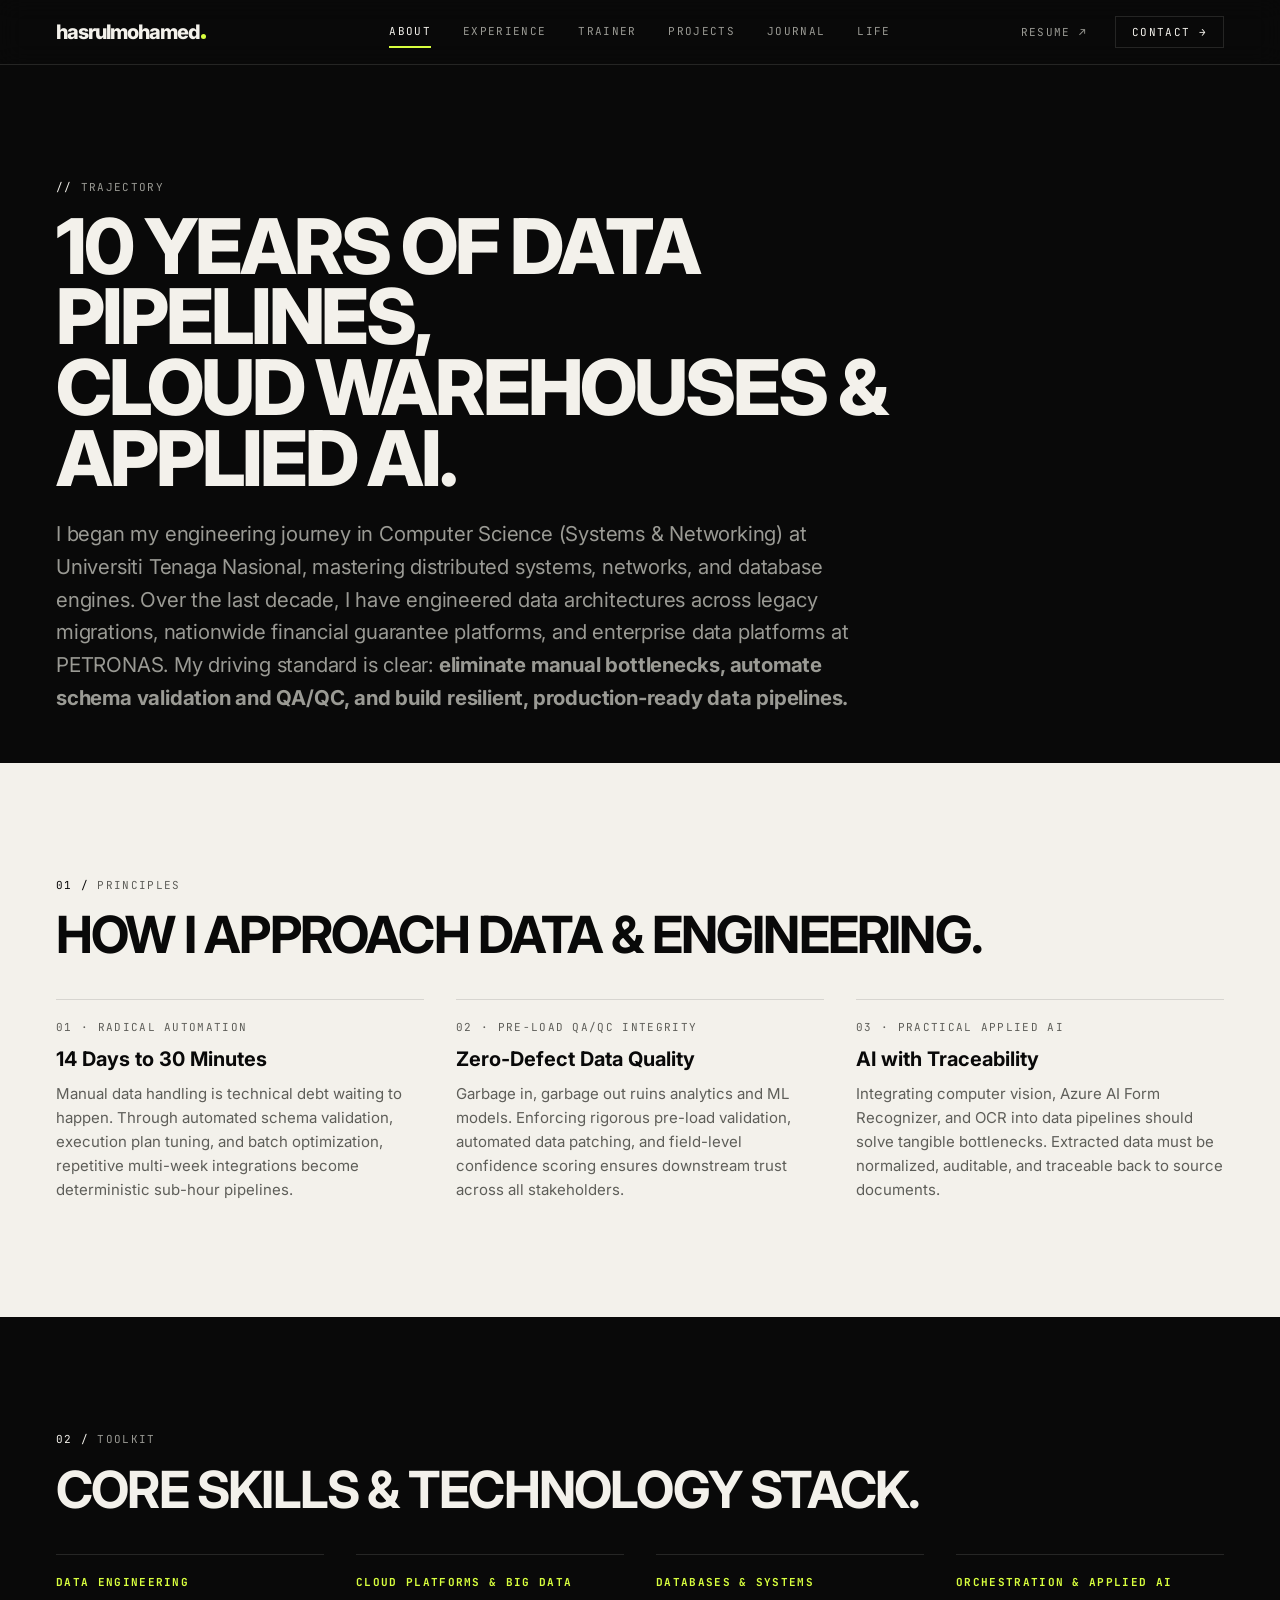
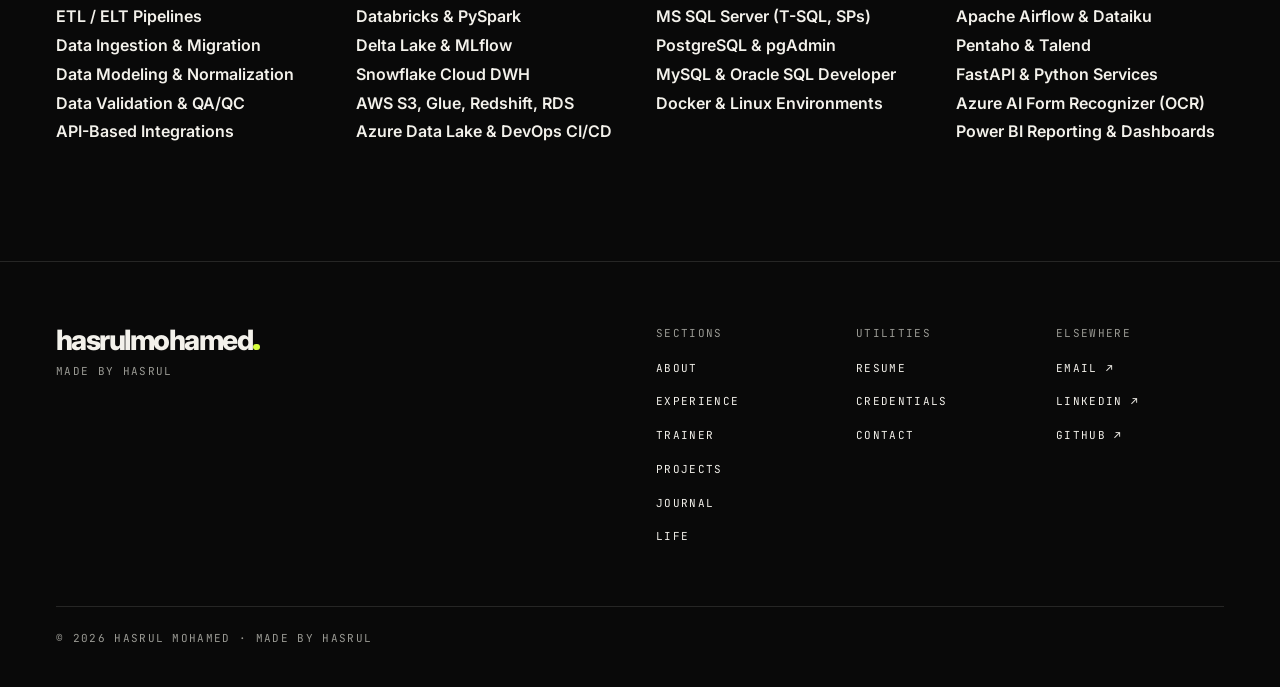
<file: about.html>
<!DOCTYPE html>
<html lang="en">
<head>
  <meta charset="UTF-8">
  <meta name="viewport" content="width=device-width, initial-scale=1.0">
  <title>About · Hasrul Mohamed</title>
  <meta name="description" content="About Hasrul Mohamed · Senior Data Engineer. 10 years delivering scalable data pipelines, system integrations, and applied AI/ML workflows.">
  <link rel="stylesheet" href="css/tokens.css">
  <link rel="stylesheet" href="css/main.css">
  <link rel="stylesheet" href="css/components.css">
  <link rel="icon" href="data:image/svg+xml,<svg xmlns=%22http://www.w3.org/2000/svg%22 viewBox=%220 0 100 100%22><text y=%22.9em%22 font-size=%2290%22>⚡</text></svg>">
</head>
<body data-surface="dark">

  <a href="#main" class="skip-link">Skip to content</a>

  <!-- Header -->
  <header class="site-header" data-surface="dark">
    <div class="page-container header-container">
      <a href="index.html" class="brand-logo">
        <span class="brand-title">hasrulmohamed<span class="brand-dot"></span></span>
      </a>

      <nav class="nav-primary">
        <ul class="nav-list label">
          <li><a href="about.html" class="nav-link active">About</a></li>
          <li><a href="experience.html" class="nav-link">Experience</a></li>
          <li><a href="trainer.html" class="nav-link">Trainer</a></li>
          <li><a href="projects.html" class="nav-link">Projects</a></li>
          <li><a href="journal.html" class="nav-link">Journal</a></li>
          <li><a href="life.html" class="nav-link">Life</a></li>
        </ul>
      </nav>

      <nav class="nav-utilities">
        <div style="display: flex; align-items: center; gap: 1rem;">
          <a href="resume.html" class="btn-utility btn-utility-resume">Resume ↗</a>
          <a href="contact.html" class="btn-utility">Contact →</a>
        </div>
      </nav>

      <div class="mobile-controls">
        <a href="contact.html" class="btn-utility" style="padding: 0.35rem 0.75rem;">Contact →</a>
        <button type="button" id="menu-toggle" class="btn-menu-toggle" aria-expanded="false">Menu</button>
      </div>
    </div>

    <!-- Mobile Drawer -->
    <div id="site-menu" class="mobile-drawer" data-surface="dark">
      <div class="page-container">
        <p class="label text-muted" style="margin-bottom: 0.75rem;">Primary</p>
        <ol class="mobile-nav-list">
          <li class="mobile-nav-item"><a href="about.html" class="mobile-nav-link"><span class="mobile-nav-num">01</span><span class="mobile-nav-text">About</span></a></li>
          <li class="mobile-nav-item"><a href="experience.html" class="mobile-nav-link"><span class="mobile-nav-num">02</span><span class="mobile-nav-text">Experience</span></a></li>
          <li class="mobile-nav-item"><a href="trainer.html" class="mobile-nav-link"><span class="mobile-nav-num">03</span><span class="mobile-nav-text">Trainer</span></a></li>
          <li class="mobile-nav-item"><a href="projects.html" class="mobile-nav-link"><span class="mobile-nav-num">04</span><span class="mobile-nav-text">Projects</span></a></li>
          <li class="mobile-nav-item"><a href="journal.html" class="mobile-nav-link"><span class="mobile-nav-num">05</span><span class="mobile-nav-text">Journal</span></a></li>
          <li class="mobile-nav-item"><a href="life.html" class="mobile-nav-link"><span class="mobile-nav-num">06</span><span class="mobile-nav-text">Life</span></a></li>
        </ol>
      </div>
    </div>
  </header>

  <main id="main">
    
    <!-- Hero / Intro -->
    <section class="py-section" data-surface="dark" style="padding-bottom: 3rem;">
      <div class="page-container">
        <div style="max-width: 52rem;">
          <p class="label text-muted"><span class="text-ink" style="margin-right: 0.5rem;">//</span>Trajectory</p>
          <h1 class="text-display-lg" style="margin-top: 1rem;">
            10 years of data pipelines,<br>cloud warehouses &amp; applied AI.
          </h1>
          <p class="text-lead" style="margin-top: 1.5rem; line-height: 1.6;">
            I began my engineering journey in Computer Science (Systems &amp; Networking) at Universiti Tenaga Nasional, mastering distributed systems, networks, and database engines. Over the last decade, I have engineered data architectures across legacy migrations, nationwide financial guarantee platforms, and enterprise data platforms at PETRONAS. My driving standard is clear: <strong>eliminate manual bottlenecks, automate schema validation and QA/QC, and build resilient, production-ready data pipelines.</strong>
          </p>
        </div>
      </div>
    </section>

    <!-- Technical Principles -->
    <section class="py-section" data-surface="light">
      <div class="page-container">
        <p class="label text-muted"><span class="text-ink" style="margin-right: 0.5rem;">01 /</span>Principles</p>
        <h2 class="text-display-md" style="margin-top: 1rem;">How I approach data &amp; engineering.</h2>

        <div style="display: grid; grid-template-columns: repeat(auto-fit, minmax(280px, 1fr)); gap: 2rem; margin-top: 2.5rem;">
          <div style="border-top: 1px solid rgb(var(--line)); padding-top: 1.25rem;">
            <p class="label text-muted">01 · Radical Automation</p>
            <h3 style="font-size: 1.25rem; font-weight: 700; margin-top: 0.5rem;">14 Days to 30 Minutes</h3>
            <p class="text-muted" style="margin-top: 0.5rem; font-size: 0.9375rem; line-height: 1.6;">
              Manual data handling is technical debt waiting to happen. Through automated schema validation, execution plan tuning, and batch optimization, repetitive multi-week integrations become deterministic sub-hour pipelines.
            </p>
          </div>

          <div style="border-top: 1px solid rgb(var(--line)); padding-top: 1.25rem;">
            <p class="label text-muted">02 · Pre-Load QA/QC Integrity</p>
            <h3 style="font-size: 1.25rem; font-weight: 700; margin-top: 0.5rem;">Zero-Defect Data Quality</h3>
            <p class="text-muted" style="margin-top: 0.5rem; font-size: 0.9375rem; line-height: 1.6;">
              Garbage in, garbage out ruins analytics and ML models. Enforcing rigorous pre-load validation, automated data patching, and field-level confidence scoring ensures downstream trust across all stakeholders.
            </p>
          </div>

          <div style="border-top: 1px solid rgb(var(--line)); padding-top: 1.25rem;">
            <p class="label text-muted">03 · Practical Applied AI</p>
            <h3 style="font-size: 1.25rem; font-weight: 700; margin-top: 0.5rem;">AI with Traceability</h3>
            <p class="text-muted" style="margin-top: 0.5rem; font-size: 0.9375rem; line-height: 1.6;">
              Integrating computer vision, Azure AI Form Recognizer, and OCR into data pipelines should solve tangible bottlenecks. Extracted data must be normalized, auditable, and traceable back to source documents.
            </p>
          </div>
        </div>
      </div>
    </section>

    <!-- Tech Stack / Toolkit Grid -->
    <section class="py-section" data-surface="dark">
      <div class="page-container">
        <p class="label text-muted"><span class="text-ink" style="margin-right: 0.5rem;">02 /</span>Toolkit</p>
        <h2 class="text-display-md" style="margin-top: 1rem;">Core skills &amp; technology stack.</h2>

        <div style="display: grid; grid-template-columns: repeat(auto-fit, minmax(240px, 1fr)); gap: 2rem; margin-top: 2.5rem;">
          <div style="border-top: 1px solid rgb(var(--line)); padding-top: 1.25rem;">
            <h3 class="label text-lime">Data Engineering</h3>
            <ul style="list-style: none; margin-top: 0.75rem; line-height: 1.8; font-weight: 600;">
              <li>ETL / ELT Pipelines</li>
              <li>Data Ingestion &amp; Migration</li>
              <li>Data Modeling &amp; Normalization</li>
              <li>Data Validation &amp; QA/QC</li>
              <li>API-Based Integrations</li>
            </ul>
          </div>

          <div style="border-top: 1px solid rgb(var(--line)); padding-top: 1.25rem;">
            <h3 class="label text-lime">Cloud Platforms &amp; Big Data</h3>
            <ul style="list-style: none; margin-top: 0.75rem; line-height: 1.8; font-weight: 600;">
              <li>Databricks &amp; PySpark</li>
              <li>Delta Lake &amp; MLflow</li>
              <li>Snowflake Cloud DWH</li>
              <li>AWS S3, Glue, Redshift, RDS</li>
              <li>Azure Data Lake &amp; DevOps CI/CD</li>
            </ul>
          </div>

          <div style="border-top: 1px solid rgb(var(--line)); padding-top: 1.25rem;">
            <h3 class="label text-lime">Databases &amp; Systems</h3>
            <ul style="list-style: none; margin-top: 0.75rem; line-height: 1.8; font-weight: 600;">
              <li>MS SQL Server (T-SQL, SPs)</li>
              <li>PostgreSQL &amp; pgAdmin</li>
              <li>MySQL &amp; Oracle SQL Developer</li>
              <li>Docker &amp; Linux Environments</li>
            </ul>
          </div>

          <div style="border-top: 1px solid rgb(var(--line)); padding-top: 1.25rem;">
            <h3 class="label text-lime">Orchestration &amp; Applied AI</h3>
            <ul style="list-style: none; margin-top: 0.75rem; line-height: 1.8; font-weight: 600;">
              <li>Apache Airflow &amp; Dataiku</li>
              <li>Pentaho &amp; Talend</li>
              <li>FastAPI &amp; Python Services</li>
              <li>Azure AI Form Recognizer (OCR)</li>
              <li>Power BI Reporting &amp; Dashboards</li>
            </ul>
          </div>
        </div>

      </div>
    </section>

  </main>

  <footer class="site-footer" data-surface="dark">
    <div class="page-container footer-grid">
      <div class="footer-brand-col">
        <span class="brand-title" style="font-size: 1.75rem;">hasrulmohamed<span class="brand-dot"></span></span>
        <p class="label text-muted" style="margin-top: 0.5rem;">Made by Hasrul</p>
      </div>
      <nav class="footer-nav-col" aria-label="Footer sections">
        <p class="label text-muted" style="margin-bottom: 0.75rem;">Sections</p>
        <ul class="footer-link-list">
          <li><a href="about.html" class="footer-link active">About</a></li>
          <li><a href="experience.html" class="footer-link">Experience</a></li>
          <li><a href="trainer.html" class="footer-link">Trainer</a></li>
          <li><a href="projects.html" class="footer-link">Projects</a></li>
          <li><a href="journal.html" class="footer-link">Journal</a></li>
          <li><a href="life.html" class="footer-link">Life</a></li>
        </ul>
      </nav>
      <nav class="footer-nav-col" aria-label="Footer utilities">
        <p class="label text-muted" style="margin-bottom: 0.75rem;">Utilities</p>
        <ul class="footer-link-list">
          <li><a href="resume.html" class="footer-link">Resume</a></li>
          <li><a href="credentials.html" class="footer-link">Credentials</a></li>
          <li><a href="contact.html" class="footer-link">Contact</a></li>
        </ul>
      </nav>
      <div class="footer-nav-col" aria-label="Elsewhere social links">
        <p class="label text-muted" style="margin-bottom: 0.75rem;">Elsewhere</p>
        <ul class="footer-link-list">
          <li><a href="mailto:hasrulmohamed.hm@gmail.com" class="footer-link">Email ↗</a></li>
          <li><a href="https://linkedin.com/in/hasrulmohamed" target="_blank" class="footer-link">LinkedIn ↗</a></li>
          <li><a href="https://github.com/hasrulmohamed-hm" target="_blank" class="footer-link">GitHub ↗</a></li>
        </ul>
      </div>
      <div class="footer-bottom-col" style="border-top: 1px solid rgb(var(--line)); padding-top: 1.5rem; margin-top: 1rem;">
        <p class="label text-muted">© <span class="copyright-year">2026</span> Hasrul Mohamed · Made by Hasrul</p>
      </div>
    </div>
  </footer>

  <script src="js/main.js"></script>
</body>
</html>
</file>
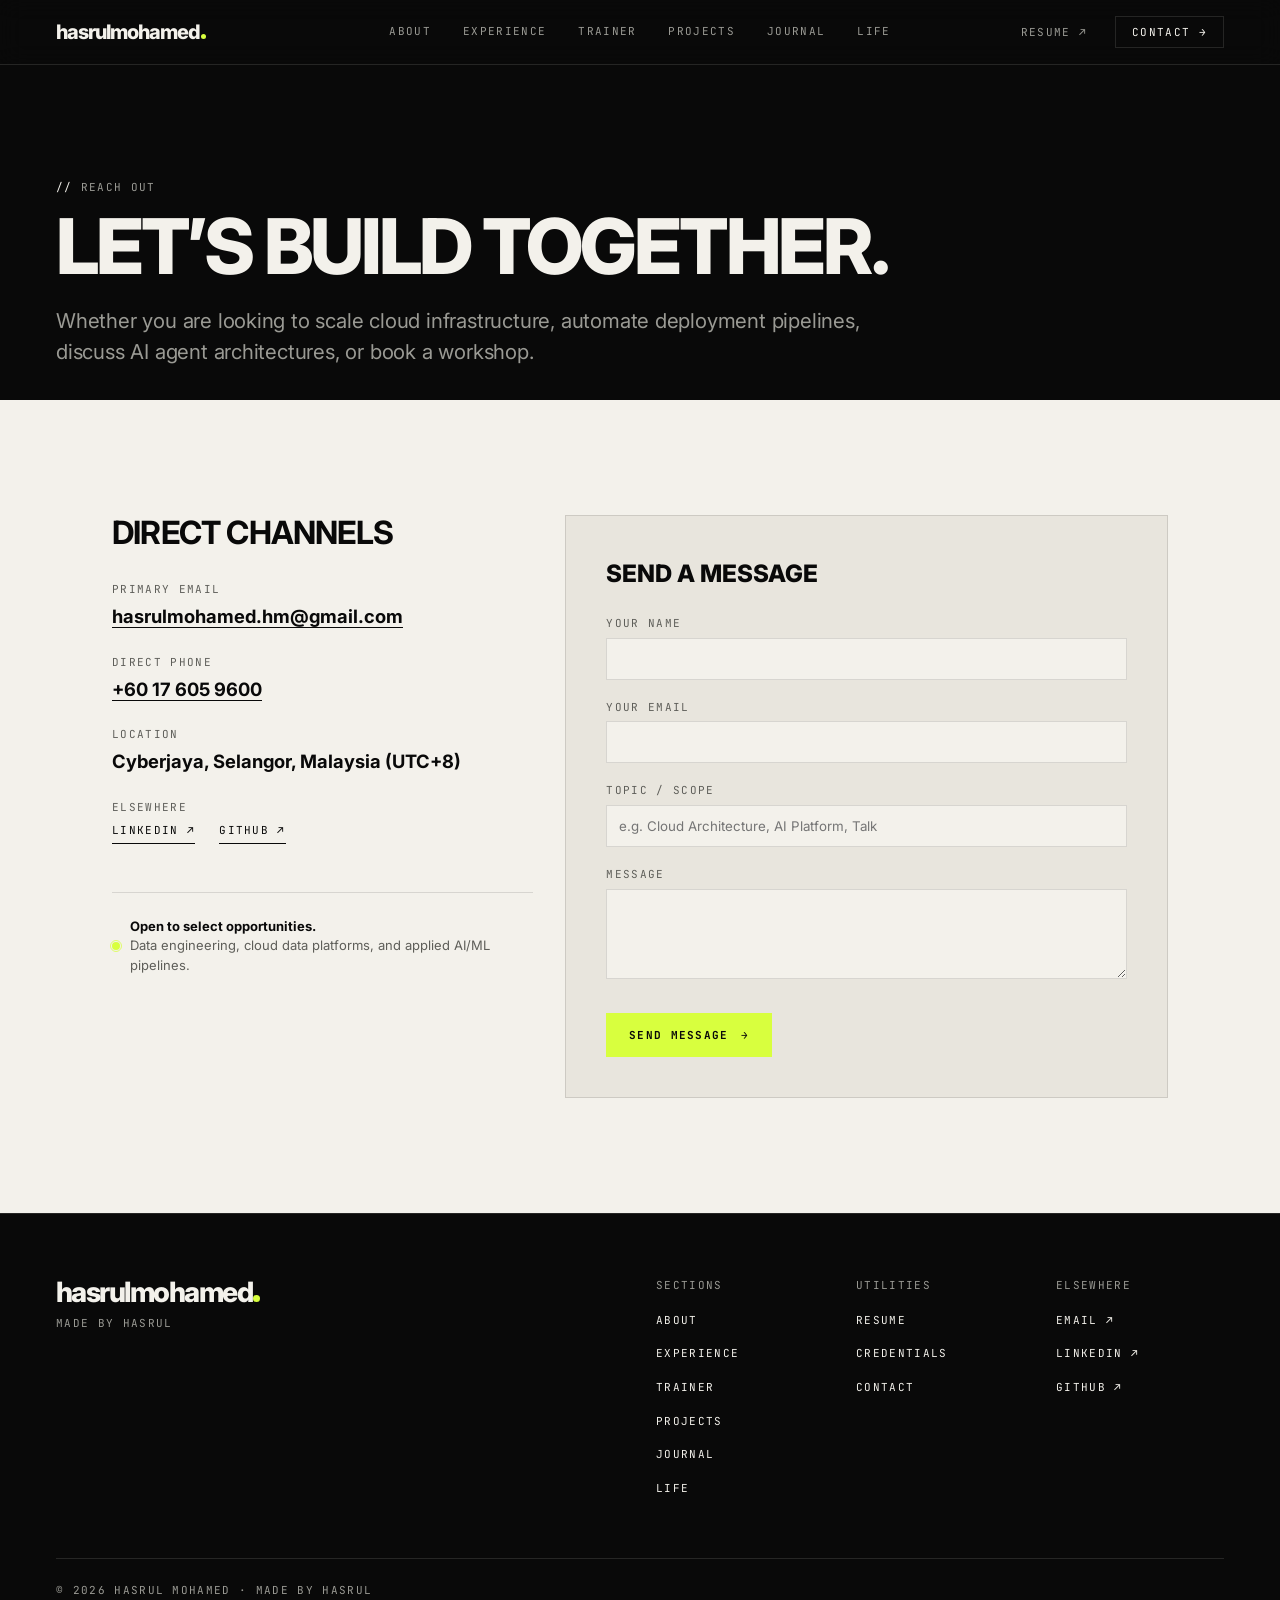
<file: contact.html>
<!DOCTYPE html>
<html lang="en">
<head>
  <meta charset="UTF-8">
  <meta name="viewport" content="width=device-width, initial-scale=1.0">
  <title>Contact · Hasrul Mohamed</title>
  <meta name="description" content="Get in touch with Hasrul Mohamed for cloud engineering, DevOps advisory, and speaking collaborations.">
  <link rel="stylesheet" href="css/tokens.css">
  <link rel="stylesheet" href="css/main.css">
  <link rel="stylesheet" href="css/components.css">
  <link rel="icon" href="data:image/svg+xml,<svg xmlns=%22http://www.w3.org/2000/svg%22 viewBox=%220 0 100 100%22><text y=%22.9em%22 font-size=%2290%22>⚡</text></svg>">
</head>
<body data-surface="dark">

  <a href="#main" class="skip-link">Skip to content</a>

  <header class="site-header" data-surface="dark">
    <div class="page-container header-container">
      <a href="index.html" class="brand-logo">
        <span class="brand-title">hasrulmohamed<span class="brand-dot"></span></span>
      </a>

      <nav class="nav-primary">
        <ul class="nav-list label">
          <li><a href="about.html" class="nav-link">About</a></li>
          <li><a href="experience.html" class="nav-link">Experience</a></li>
          <li><a href="trainer.html" class="nav-link">Trainer</a></li>
          <li><a href="projects.html" class="nav-link">Projects</a></li>
          <li><a href="journal.html" class="nav-link">Journal</a></li>
          <li><a href="life.html" class="nav-link">Life</a></li>
        </ul>
      </nav>

      <nav class="nav-utilities">
        <div style="display: flex; align-items: center; gap: 1rem;">
          <a href="resume.html" class="btn-utility btn-utility-resume">Resume ↗</a>
          <a href="contact.html" class="btn-utility active">Contact →</a>
        </div>
      </nav>

      <div class="mobile-controls">
        <a href="contact.html" class="btn-utility" style="padding: 0.35rem 0.75rem;">Contact →</a>
        <button type="button" id="menu-toggle" class="btn-menu-toggle" aria-expanded="false">Menu</button>
      </div>
    </div>

    <!-- Mobile Drawer -->
    <div id="site-menu" class="mobile-drawer" data-surface="dark">
      <div class="page-container">
        <p class="label text-muted" style="margin-bottom: 0.75rem;">Primary</p>
        <ol class="mobile-nav-list">
          <li class="mobile-nav-item"><a href="about.html" class="mobile-nav-link"><span class="mobile-nav-num">01</span><span class="mobile-nav-text">About</span></a></li>
          <li class="mobile-nav-item"><a href="experience.html" class="mobile-nav-link"><span class="mobile-nav-num">02</span><span class="mobile-nav-text">Experience</span></a></li>
          <li class="mobile-nav-item"><a href="trainer.html" class="mobile-nav-link"><span class="mobile-nav-num">03</span><span class="mobile-nav-text">Trainer</span></a></li>
          <li class="mobile-nav-item"><a href="projects.html" class="mobile-nav-link"><span class="mobile-nav-num">04</span><span class="mobile-nav-text">Projects</span></a></li>
          <li class="mobile-nav-item"><a href="journal.html" class="mobile-nav-link"><span class="mobile-nav-num">05</span><span class="mobile-nav-text">Journal</span></a></li>
          <li class="mobile-nav-item"><a href="life.html" class="mobile-nav-link"><span class="mobile-nav-num">06</span><span class="mobile-nav-text">Life</span></a></li>
        </ol>
      </div>
    </div>
  </header>

  <main id="main">
    
    <section class="py-section" data-surface="dark" style="padding-bottom: 2rem;">
      <div class="page-container">
        <div style="max-width: 52rem;">
          <p class="label text-muted"><span class="text-ink" style="margin-right: 0.5rem;">//</span>Reach Out</p>
          <h1 class="text-display-lg" style="margin-top: 1rem;">
            Let’s Build Together.
          </h1>
          <p class="text-lead" style="margin-top: 1.5rem;">
            Whether you are looking to scale cloud infrastructure, automate deployment pipelines, discuss AI agent architectures, or book a workshop.
          </p>
        </div>
      </div>
    </section>

    <!-- Contact Form & Details Section -->
    <section class="py-section" data-surface="light">
      <div class="page-container">
        
        <div class="page-grid" style="row-gap: 3rem;">
          
          <div style="grid-column: 1 / -1;" class="contact-left-col">
            <h2 class="text-display-sm">Direct Channels</h2>
            
            <div style="margin-top: 2rem; display: flex; flex-direction: column; gap: 1.5rem;">
              <div>
                <p class="label text-muted">Primary Email</p>
                <p style="font-size: 1.15rem; font-weight: 700; margin-top: 0.35rem;">
                  <a href="mailto:hasrulmohamed.hm@gmail.com" style="color: inherit; text-decoration: underline; text-underline-offset: 4px;">
                    hasrulmohamed.hm@gmail.com
                  </a>
                </p>
              </div>

              <div>
                <p class="label text-muted">Direct Phone</p>
                <p style="font-size: 1.15rem; font-weight: 700; margin-top: 0.35rem;">
                  <a href="tel:+60176059600" style="color: inherit; text-decoration: underline; text-underline-offset: 4px;">
                    +60 17 605 9600
                  </a>
                </p>
              </div>

              <div>
                <p class="label text-muted">Location</p>
                <p style="font-size: 1.15rem; font-weight: 700; margin-top: 0.35rem;">
                  Cyberjaya, Selangor, Malaysia (UTC+8)
                </p>
              </div>

              <div>
                <p class="label text-muted">Elsewhere</p>
                <div style="display: flex; gap: 1.5rem; margin-top: 0.5rem;">
                  <a href="https://linkedin.com/in/hasrulmohamed" target="_blank" class="label link-inline-cta">LinkedIn ↗</a>
                  <a href="https://github.com/hasrulmohamed-hm" target="_blank" class="label link-inline-cta">GitHub ↗</a>
                </div>
              </div>
            </div>

            <div class="status-pill" style="margin-top: 3rem; border-top: 1px solid rgb(var(--line)); padding-top: 1.5rem;">
              <span class="pulse-dot"></span>
              <span>
                <strong class="text-ink">Open to select opportunities.</strong><br>
                <span class="text-muted">Data engineering, cloud data platforms, and applied AI/ML pipelines.</span>
              </span>
            </div>
          </div>

          <!-- Interactive Form -->
          <div style="grid-column: 1 / -1;" class="contact-right-col">
            <div style="border: 1px solid rgb(var(--line)); padding: clamp(1.5rem, 4vw, 2.5rem); background: rgb(var(--bg-raised));">
              <h3 style="font-size: 1.5rem; font-weight: 800; margin-bottom: 1.5rem; text-transform: uppercase;">Send a Message</h3>
              
              <form id="contact-form" onsubmit="event.preventDefault(); document.getElementById('form-success').style.display='block'; this.reset();">
                <div style="display: flex; flex-direction: column; gap: 1.25rem;">
                  <div>
                    <label for="name" class="label text-muted" style="display: block; margin-bottom: 0.4rem;">Your Name</label>
                    <input type="text" id="name" required style="width: 100%; padding: 0.75rem; border: 1px solid rgb(var(--line)); background: rgb(var(--bg)); color: inherit; font-family: inherit;">
                  </div>

                  <div>
                    <label for="email" class="label text-muted" style="display: block; margin-bottom: 0.4rem;">Your Email</label>
                    <input type="email" id="email" required style="width: 100%; padding: 0.75rem; border: 1px solid rgb(var(--line)); background: rgb(var(--bg)); color: inherit; font-family: inherit;">
                  </div>

                  <div>
                    <label for="subject" class="label text-muted" style="display: block; margin-bottom: 0.4rem;">Topic / Scope</label>
                    <input type="text" id="subject" placeholder="e.g. Cloud Architecture, AI Platform, Talk" style="width: 100%; padding: 0.75rem; border: 1px solid rgb(var(--line)); background: rgb(var(--bg)); color: inherit; font-family: inherit;">
                  </div>

                  <div>
                    <label for="message" class="label text-muted" style="display: block; margin-bottom: 0.4rem;">Message</label>
                    <textarea id="message" rows="4" required style="width: 100%; padding: 0.75rem; border: 1px solid rgb(var(--line)); background: rgb(var(--bg)); color: inherit; font-family: inherit; resize: vertical;"></textarea>
                  </div>

                  <button type="submit" class="btn-primary" style="margin-top: 0.5rem; align-self: flex-start;">
                    Send Message <span class="arrow">→</span>
                  </button>
                </div>
              </form>

              <div id="form-success" style="display: none; margin-top: 1.5rem; padding: 1rem; border: 1px solid rgb(var(--lime)); background: rgba(var(--lime), 0.1); color: rgb(var(--fg)); font-weight: 600;">
                ✓ Thank you! Your message has been sent. Hasrul will get back to you shortly.
              </div>
            </div>
          </div>

        </div>

      </div>
    </section>

    <style>
      @media (min-width: 1024px) {
        .contact-left-col { grid-column: span 5 !important; }
        .contact-right-col { grid-column: 6 / span 7 !important; }
      }
    </style>

  </main>

  <footer class="site-footer" data-surface="dark">
    <div class="page-container footer-grid">
      <div class="footer-brand-col">
        <span class="brand-title" style="font-size: 1.75rem;">hasrulmohamed<span class="brand-dot"></span></span>
        <p class="label text-muted" style="margin-top: 0.5rem;">Made by Hasrul</p>
      </div>
      <nav class="footer-nav-col" aria-label="Footer sections">
        <p class="label text-muted" style="margin-bottom: 0.75rem;">Sections</p>
        <ul class="footer-link-list">
          <li><a href="about.html" class="footer-link">About</a></li>
          <li><a href="experience.html" class="footer-link">Experience</a></li>
          <li><a href="trainer.html" class="footer-link">Trainer</a></li>
          <li><a href="projects.html" class="footer-link">Projects</a></li>
          <li><a href="journal.html" class="footer-link">Journal</a></li>
          <li><a href="life.html" class="footer-link">Life</a></li>
        </ul>
      </nav>
      <nav class="footer-nav-col" aria-label="Footer utilities">
        <p class="label text-muted" style="margin-bottom: 0.75rem;">Utilities</p>
        <ul class="footer-link-list">
          <li><a href="resume.html" class="footer-link">Resume</a></li>
          <li><a href="credentials.html" class="footer-link">Credentials</a></li>
          <li><a href="contact.html" class="footer-link">Contact</a></li>
        </ul>
      </nav>
      <div class="footer-nav-col" aria-label="Elsewhere social links">
        <p class="label text-muted" style="margin-bottom: 0.75rem;">Elsewhere</p>
        <ul class="footer-link-list">
          <li><a href="mailto:hasrulmohamed.hm@gmail.com" class="footer-link">Email ↗</a></li>
          <li><a href="https://linkedin.com/in/hasrulmohamed" target="_blank" class="footer-link">LinkedIn ↗</a></li>
          <li><a href="https://github.com/hasrulmohamed-hm" target="_blank" class="footer-link">GitHub ↗</a></li>
        </ul>
      </div>
      <div class="footer-bottom-col" style="border-top: 1px solid rgb(var(--line)); padding-top: 1.5rem; margin-top: 1rem;">
        <p class="label text-muted">© <span class="copyright-year">2026</span> Hasrul Mohamed · Made by Hasrul</p>
      </div>
    </div>
  </footer>

  <script src="js/main.js"></script>
</body>
</html>
</file>
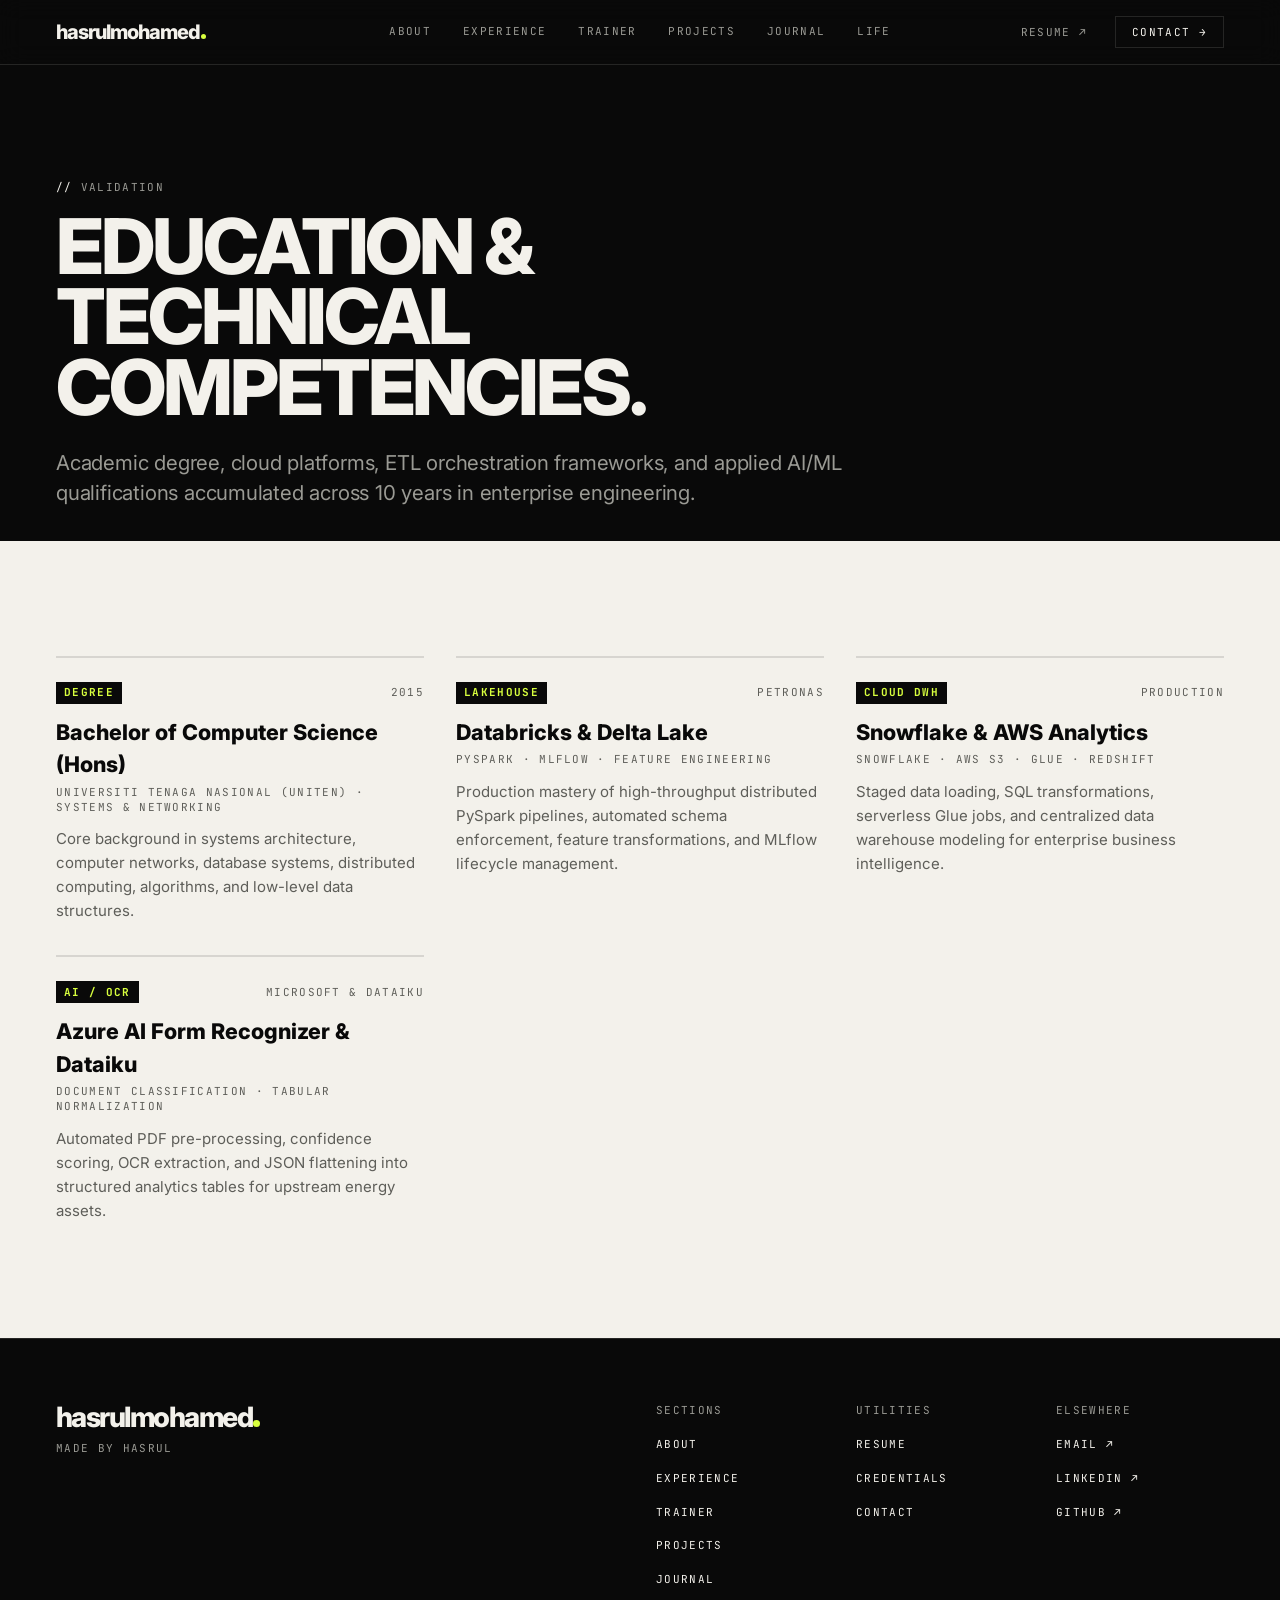
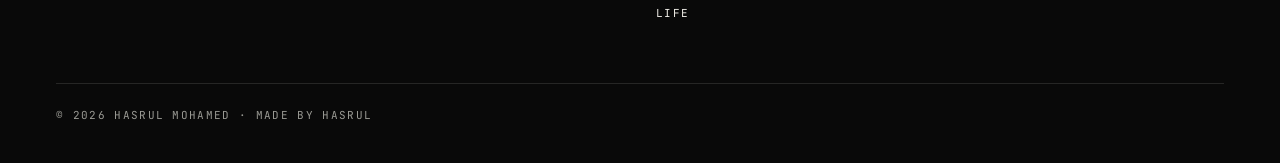
<file: credentials.html>
<!DOCTYPE html>
<html lang="en">
<head>
  <meta charset="UTF-8">
  <meta name="viewport" content="width=device-width, initial-scale=1.0">
  <title>Credentials &amp; Education · Hasrul Mohamed</title>
  <meta name="description" content="Education, academic qualifications, and technical proficiencies of Hasrul Mohamed · Senior Data Engineer.">
  <link rel="stylesheet" href="css/tokens.css">
  <link rel="stylesheet" href="css/main.css">
  <link rel="stylesheet" href="css/components.css">
  <link rel="icon" href="data:image/svg+xml,<svg xmlns=%22http://www.w3.org/2000/svg%22 viewBox=%220 0 100 100%22><text y=%22.9em%22 font-size=%2290%22>⚡</text></svg>">
</head>
<body data-surface="dark">

  <a href="#main" class="skip-link">Skip to content</a>

  <header class="site-header" data-surface="dark">
    <div class="page-container header-container">
      <a href="index.html" class="brand-logo">
        <span class="brand-title">hasrulmohamed<span class="brand-dot"></span></span>
      </a>

      <nav class="nav-primary">
        <ul class="nav-list label">
          <li><a href="about.html" class="nav-link">About</a></li>
          <li><a href="experience.html" class="nav-link">Experience</a></li>
          <li><a href="trainer.html" class="nav-link">Trainer</a></li>
          <li><a href="projects.html" class="nav-link">Projects</a></li>
          <li><a href="journal.html" class="nav-link">Journal</a></li>
          <li><a href="life.html" class="nav-link">Life</a></li>
        </ul>
      </nav>

      <nav class="nav-utilities">
        <div style="display: flex; align-items: center; gap: 1rem;">
          <a href="resume.html" class="btn-utility btn-utility-resume">Resume ↗</a>
          <a href="contact.html" class="btn-utility">Contact →</a>
        </div>
      </nav>

      <div class="mobile-controls">
        <a href="contact.html" class="btn-utility" style="padding: 0.35rem 0.75rem;">Contact →</a>
        <button type="button" id="menu-toggle" class="btn-menu-toggle" aria-expanded="false">Menu</button>
      </div>
    </div>

    <!-- Mobile Drawer -->
    <div id="site-menu" class="mobile-drawer" data-surface="dark">
      <div class="page-container">
        <p class="label text-muted" style="margin-bottom: 0.75rem;">Primary</p>
        <ol class="mobile-nav-list">
          <li class="mobile-nav-item"><a href="about.html" class="mobile-nav-link"><span class="mobile-nav-num">01</span><span class="mobile-nav-text">About</span></a></li>
          <li class="mobile-nav-item"><a href="experience.html" class="mobile-nav-link"><span class="mobile-nav-num">02</span><span class="mobile-nav-text">Experience</span></a></li>
          <li class="mobile-nav-item"><a href="trainer.html" class="mobile-nav-link"><span class="mobile-nav-num">03</span><span class="mobile-nav-text">Trainer</span></a></li>
          <li class="mobile-nav-item"><a href="projects.html" class="mobile-nav-link"><span class="mobile-nav-num">04</span><span class="mobile-nav-text">Projects</span></a></li>
          <li class="mobile-nav-item"><a href="journal.html" class="mobile-nav-link"><span class="mobile-nav-num">05</span><span class="mobile-nav-text">Journal</span></a></li>
          <li class="mobile-nav-item"><a href="life.html" class="mobile-nav-link"><span class="mobile-nav-num">06</span><span class="mobile-nav-text">Life</span></a></li>
        </ol>
      </div>
    </div>
  </header>

  <main id="main">
    
    <section class="py-section" data-surface="dark" style="padding-bottom: 2rem;">
      <div class="page-container">
        <div style="max-width: 52rem;">
          <p class="label text-muted"><span class="text-ink" style="margin-right: 0.5rem;">//</span>Validation</p>
          <h1 class="text-display-lg" style="margin-top: 1rem;">
            Education &amp;<br>Technical Competencies.
          </h1>
          <p class="text-lead" style="margin-top: 1.5rem;">
            Academic degree, cloud platforms, ETL orchestration frameworks, and applied AI/ML qualifications accumulated across 10 years in enterprise engineering.
          </p>
        </div>
      </div>
    </section>

    <section class="py-section" data-surface="light">
      <div class="page-container">
        
        <div style="display: grid; grid-template-columns: repeat(auto-fit, minmax(320px, 1fr)); gap: 2rem;">
          
          <!-- Education -->
          <div id="uniten" style="border-top: 2px solid rgb(var(--line)); padding-top: 1.5rem;">
            <div style="display: flex; justify-content: space-between; align-items: baseline;">
              <span class="label text-lime" style="background: rgb(var(--carbon)); padding: 0.2rem 0.5rem; font-weight: 700;">DEGREE</span>
              <span class="label text-muted">2015</span>
            </div>
            <h2 style="font-size: 1.35rem; font-weight: 800; margin-top: 0.75rem;">Bachelor of Computer Science (Hons)</h2>
            <p class="label text-muted" style="margin-top: 0.25rem;">Universiti Tenaga Nasional (UNITEN) · Systems &amp; Networking</p>
            <p class="text-muted" style="margin-top: 0.75rem; font-size: 0.9375rem; line-height: 1.6;">
              Core background in systems architecture, computer networks, database systems, distributed computing, algorithms, and low-level data structures.
            </p>
          </div>

          <!-- Databricks & PySpark -->
          <div id="databricks" style="border-top: 2px solid rgb(var(--line)); padding-top: 1.5rem;">
            <div style="display: flex; justify-content: space-between; align-items: baseline;">
              <span class="label text-lime" style="background: rgb(var(--carbon)); padding: 0.2rem 0.5rem; font-weight: 700;">LAKEHOUSE</span>
              <span class="label text-muted">PETRONAS</span>
            </div>
            <h2 style="font-size: 1.35rem; font-weight: 800; margin-top: 0.75rem;">Databricks &amp; Delta Lake</h2>
            <p class="label text-muted" style="margin-top: 0.25rem;">PySpark · MLflow · Feature Engineering</p>
            <p class="text-muted" style="margin-top: 0.75rem; font-size: 0.9375rem; line-height: 1.6;">
              Production mastery of high-throughput distributed PySpark pipelines, automated schema enforcement, feature transformations, and MLflow lifecycle management.
            </p>
          </div>

          <!-- Snowflake & AWS -->
          <div id="snowflake-aws" style="border-top: 2px solid rgb(var(--line)); padding-top: 1.5rem;">
            <div style="display: flex; justify-content: space-between; align-items: baseline;">
              <span class="label text-lime" style="background: rgb(var(--carbon)); padding: 0.2rem 0.5rem; font-weight: 700;">CLOUD DWH</span>
              <span class="label text-muted">Production</span>
            </div>
            <h2 style="font-size: 1.35rem; font-weight: 800; margin-top: 0.75rem;">Snowflake &amp; AWS Analytics</h2>
            <p class="label text-muted" style="margin-top: 0.25rem;">Snowflake · AWS S3 · Glue · Redshift</p>
            <p class="text-muted" style="margin-top: 0.75rem; font-size: 0.9375rem; line-height: 1.6;">
              Staged data loading, SQL transformations, serverless Glue jobs, and centralized data warehouse modeling for enterprise business intelligence.
            </p>
          </div>

          <!-- Azure AI & Document Intelligence -->
          <div id="azure-ai" style="border-top: 2px solid rgb(var(--line)); padding-top: 1.5rem;">
            <div style="display: flex; justify-content: space-between; align-items: baseline;">
              <span class="label text-lime" style="background: rgb(var(--carbon)); padding: 0.2rem 0.5rem; font-weight: 700;">AI / OCR</span>
              <span class="label text-muted">Microsoft &amp; Dataiku</span>
            </div>
            <h2 style="font-size: 1.35rem; font-weight: 800; margin-top: 0.75rem;">Azure AI Form Recognizer &amp; Dataiku</h2>
            <p class="label text-muted" style="margin-top: 0.25rem;">Document Classification · Tabular Normalization</p>
            <p class="text-muted" style="margin-top: 0.75rem; font-size: 0.9375rem; line-height: 1.6;">
              Automated PDF pre-processing, confidence scoring, OCR extraction, and JSON flattening into structured analytics tables for upstream energy assets.
            </p>
          </div>

        </div>

      </div>
    </section>

  </main>

  <footer class="site-footer" data-surface="dark">
    <div class="page-container footer-grid">
      <div class="footer-brand-col">
        <span class="brand-title" style="font-size: 1.75rem;">hasrulmohamed<span class="brand-dot"></span></span>
        <p class="label text-muted" style="margin-top: 0.5rem;">Made by Hasrul</p>
      </div>
      <nav class="footer-nav-col" aria-label="Footer sections">
        <p class="label text-muted" style="margin-bottom: 0.75rem;">Sections</p>
        <ul class="footer-link-list">
          <li><a href="about.html" class="footer-link">About</a></li>
          <li><a href="experience.html" class="footer-link">Experience</a></li>
          <li><a href="trainer.html" class="footer-link">Trainer</a></li>
          <li><a href="projects.html" class="footer-link">Projects</a></li>
          <li><a href="journal.html" class="footer-link">Journal</a></li>
          <li><a href="life.html" class="footer-link">Life</a></li>
        </ul>
      </nav>
      <nav class="footer-nav-col" aria-label="Footer utilities">
        <p class="label text-muted" style="margin-bottom: 0.75rem;">Utilities</p>
        <ul class="footer-link-list">
          <li><a href="resume.html" class="footer-link">Resume</a></li>
          <li><a href="credentials.html" class="footer-link active">Credentials</a></li>
          <li><a href="contact.html" class="footer-link">Contact</a></li>
        </ul>
      </nav>
      <div class="footer-nav-col" aria-label="Elsewhere social links">
        <p class="label text-muted" style="margin-bottom: 0.75rem;">Elsewhere</p>
        <ul class="footer-link-list">
          <li><a href="mailto:hasrulmohamed.hm@gmail.com" class="footer-link">Email ↗</a></li>
          <li><a href="https://linkedin.com/in/hasrulmohamed" target="_blank" class="footer-link">LinkedIn ↗</a></li>
          <li><a href="https://github.com/hasrulmohamed-hm" target="_blank" class="footer-link">GitHub ↗</a></li>
        </ul>
      </div>
      <div class="footer-bottom-col" style="border-top: 1px solid rgb(var(--line)); padding-top: 1.5rem; margin-top: 1rem;">
        <p class="label text-muted">© <span class="copyright-year">2026</span> Hasrul Mohamed · Made by Hasrul</p>
      </div>
    </div>
  </footer>

  <script src="js/main.js"></script>
</body>
</html>
</file>
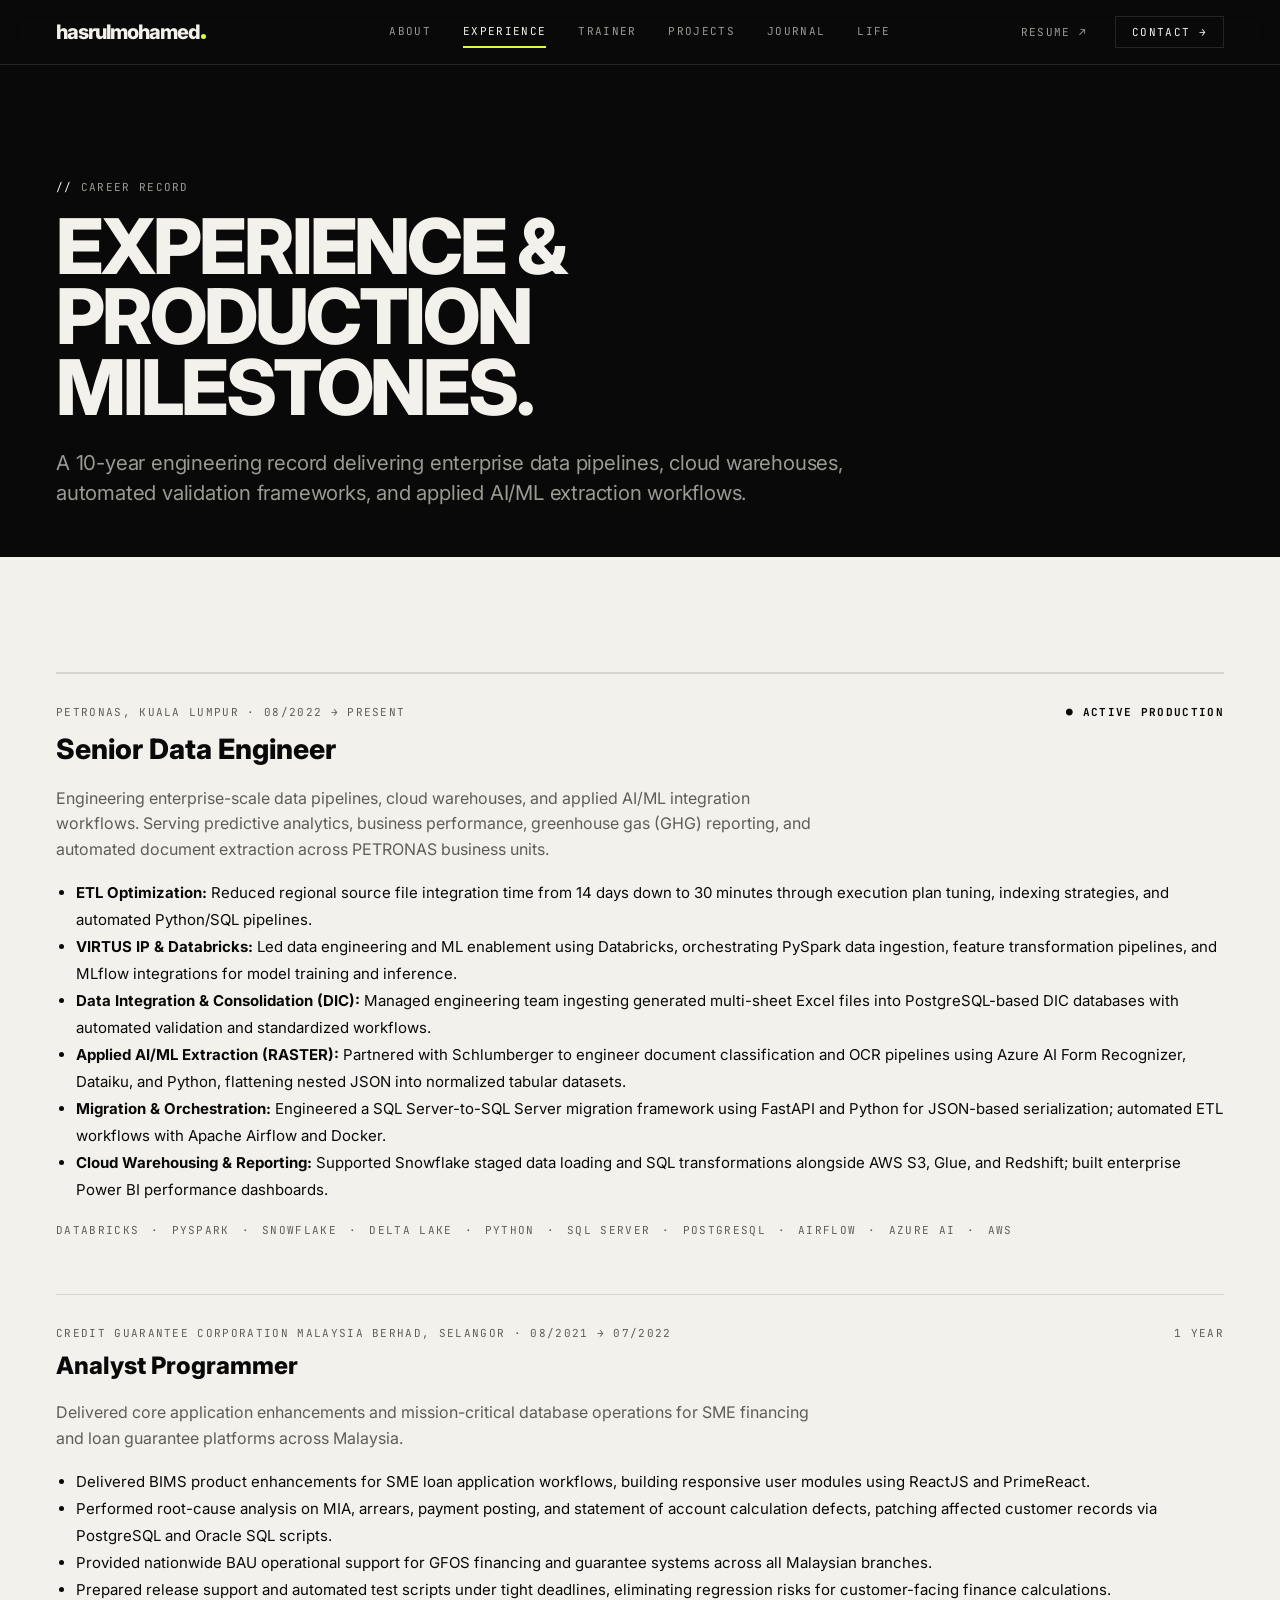
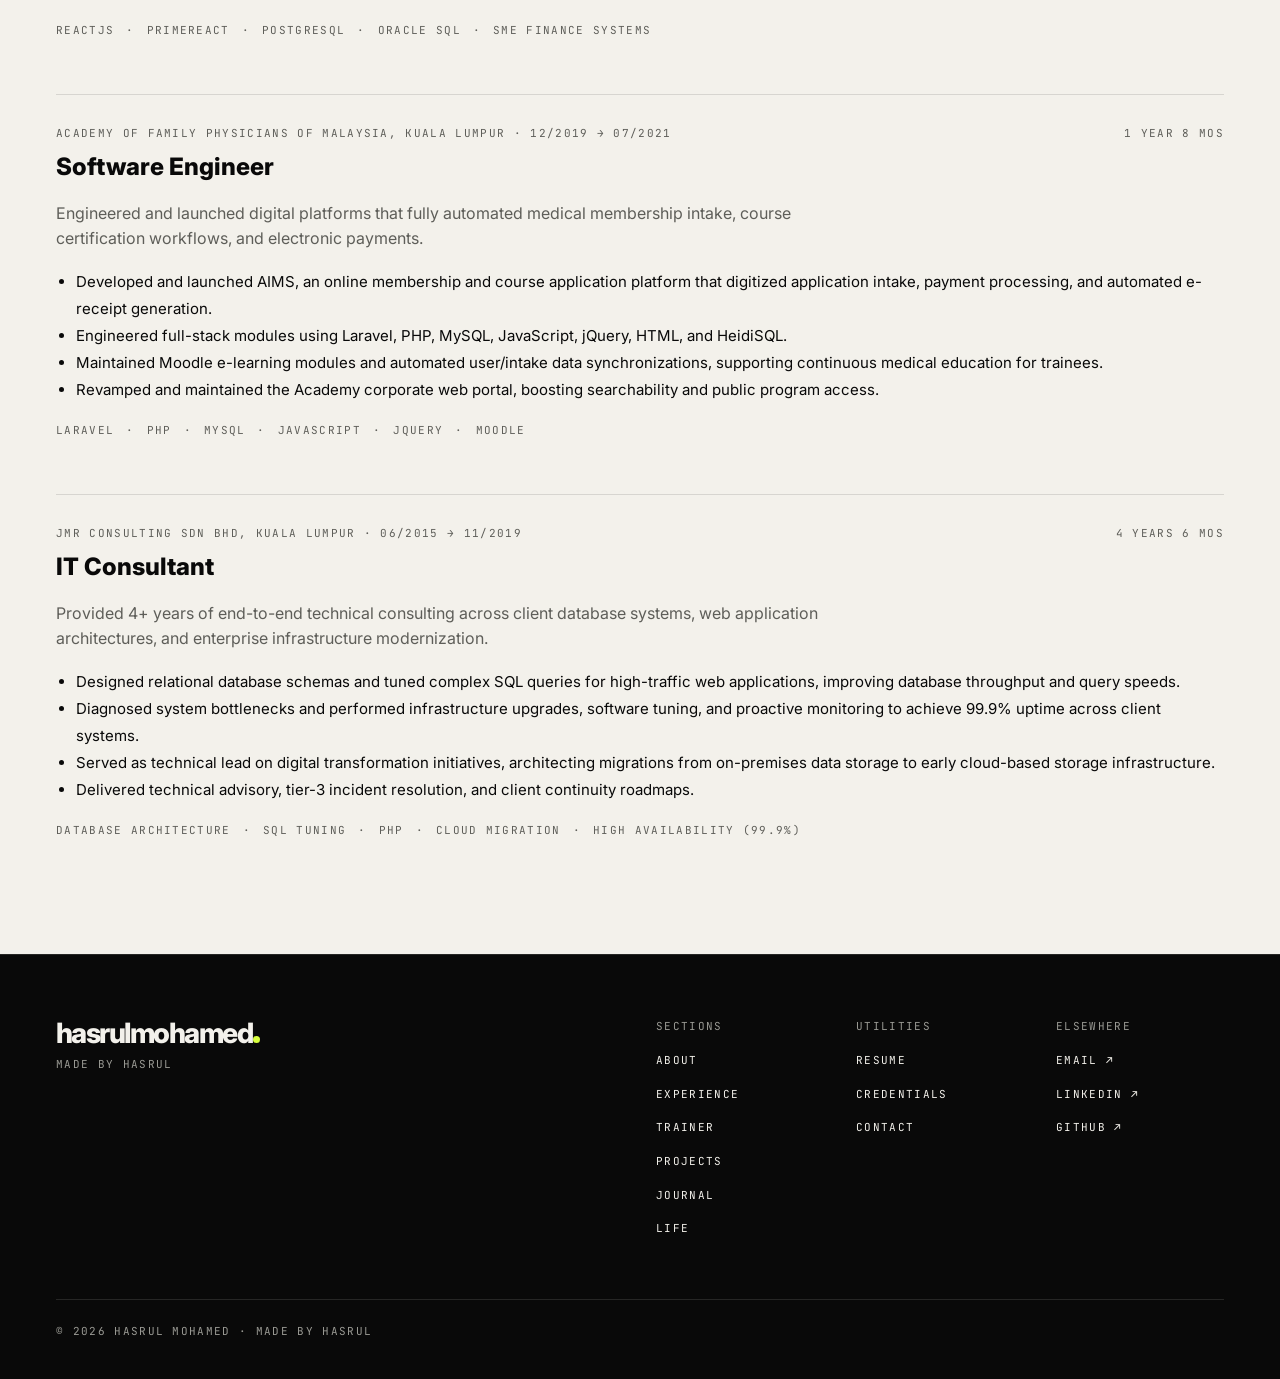
<file: experience.html>
<!DOCTYPE html>
<html lang="en">
<head>
  <meta charset="UTF-8">
  <meta name="viewport" content="width=device-width, initial-scale=1.0">
  <title>Experience · Hasrul Mohamed</title>
  <meta name="description" content="Professional engineering history of Hasrul Mohamed · Senior Data Engineer. 10 years delivering scalable data pipelines, cloud data warehousing, system integrations, and applied AI/ML.">
  <link rel="stylesheet" href="css/tokens.css">
  <link rel="stylesheet" href="css/main.css">
  <link rel="stylesheet" href="css/components.css">
  <link rel="icon" href="data:image/svg+xml,<svg xmlns=%22http://www.w3.org/2000/svg%22 viewBox=%220 0 100 100%22><text y=%22.9em%22 font-size=%2290%22>⚡</text></svg>">
</head>
<body data-surface="dark">

  <a href="#main" class="skip-link">Skip to content</a>

  <header class="site-header" data-surface="dark">
    <div class="page-container header-container">
      <a href="index.html" class="brand-logo">
        <span class="brand-title">hasrulmohamed<span class="brand-dot"></span></span>
      </a>

      <nav class="nav-primary">
        <ul class="nav-list label">
          <li><a href="about.html" class="nav-link">About</a></li>
          <li><a href="experience.html" class="nav-link active">Experience</a></li>
          <li><a href="trainer.html" class="nav-link">Trainer</a></li>
          <li><a href="projects.html" class="nav-link">Projects</a></li>
          <li><a href="journal.html" class="nav-link">Journal</a></li>
          <li><a href="life.html" class="nav-link">Life</a></li>
        </ul>
      </nav>

      <nav class="nav-utilities">
        <div style="display: flex; align-items: center; gap: 1rem;">
          <a href="resume.html" class="btn-utility btn-utility-resume">Resume ↗</a>
          <a href="contact.html" class="btn-utility">Contact →</a>
        </div>
      </nav>

      <div class="mobile-controls">
        <a href="contact.html" class="btn-utility" style="padding: 0.35rem 0.75rem;">Contact →</a>
        <button type="button" id="menu-toggle" class="btn-menu-toggle" aria-expanded="false">Menu</button>
      </div>
    </div>

    <!-- Mobile Drawer -->
    <div id="site-menu" class="mobile-drawer" data-surface="dark">
      <div class="page-container">
        <p class="label text-muted" style="margin-bottom: 0.75rem;">Primary</p>
        <ol class="mobile-nav-list">
          <li class="mobile-nav-item"><a href="about.html" class="mobile-nav-link"><span class="mobile-nav-num">01</span><span class="mobile-nav-text">About</span></a></li>
          <li class="mobile-nav-item"><a href="experience.html" class="mobile-nav-link"><span class="mobile-nav-num">02</span><span class="mobile-nav-text">Experience</span></a></li>
          <li class="mobile-nav-item"><a href="trainer.html" class="mobile-nav-link"><span class="mobile-nav-num">03</span><span class="mobile-nav-text">Trainer</span></a></li>
          <li class="mobile-nav-item"><a href="projects.html" class="mobile-nav-link"><span class="mobile-nav-num">04</span><span class="mobile-nav-text">Projects</span></a></li>
          <li class="mobile-nav-item"><a href="journal.html" class="mobile-nav-link"><span class="mobile-nav-num">05</span><span class="mobile-nav-text">Journal</span></a></li>
          <li class="mobile-nav-item"><a href="life.html" class="mobile-nav-link"><span class="mobile-nav-num">06</span><span class="mobile-nav-text">Life</span></a></li>
        </ol>
      </div>
    </div>
  </header>

  <main id="main">
    
    <section class="py-section" data-surface="dark" style="padding-bottom: 3rem;">
      <div class="page-container">
        <div style="max-width: 52rem;">
          <p class="label text-muted"><span class="text-ink" style="margin-right: 0.5rem;">//</span>Career Record</p>
          <h1 class="text-display-lg" style="margin-top: 1rem;">
            Experience &amp;<br>Production Milestones.
          </h1>
          <p class="text-lead" style="margin-top: 1.5rem;">
            A 10-year engineering record delivering enterprise data pipelines, cloud warehouses, automated validation frameworks, and applied AI/ML extraction workflows.
          </p>
        </div>
      </div>
    </section>

    <!-- Experience Timeline Section -->
    <section class="py-section" data-surface="light">
      <div class="page-container">
        
        <div style="display: flex; flex-direction: column; gap: 3.5rem;">
          
          <!-- Role 1: PETRONAS -->
          <article id="petronas" style="border-top: 2px solid rgb(var(--line)); padding-top: 1.5rem;">
            <div style="display: flex; flex-wrap: wrap; justify-content: space-between; align-items: baseline; gap: 1rem;">
              <div>
                <span class="label text-muted">PETRONAS, Kuala Lumpur · 08/2022 → Present</span>
                <h2 style="font-size: 1.75rem; font-weight: 800; margin-top: 0.35rem;">Senior Data Engineer</h2>
              </div>
              <span class="label text-ink" style="font-weight: 700;">● Active Production</span>
            </div>
            <p class="text-muted" style="margin-top: 1rem; max-width: 48rem; line-height: 1.6;">
              Engineering enterprise-scale data pipelines, cloud warehouses, and applied AI/ML integration workflows. Serving predictive analytics, business performance, greenhouse gas (GHG) reporting, and automated document extraction across PETRONAS business units.
            </p>
            <ul style="margin-top: 1rem; margin-left: 1.25rem; line-height: 1.8; color: rgb(var(--fg)); font-size: 0.9375rem;">
              <li><strong>ETL Optimization:</strong> Reduced regional source file integration time from 14 days down to 30 minutes through execution plan tuning, indexing strategies, and automated Python/SQL pipelines.</li>
              <li><strong>VIRTUS IP &amp; Databricks:</strong> Led data engineering and ML enablement using Databricks, orchestrating PySpark data ingestion, feature transformation pipelines, and MLflow integrations for model training and inference.</li>
              <li><strong>Data Integration &amp; Consolidation (DIC):</strong> Managed engineering team ingesting generated multi-sheet Excel files into PostgreSQL-based DIC databases with automated validation and standardized workflows.</li>
              <li><strong>Applied AI/ML Extraction (RASTER):</strong> Partnered with Schlumberger to engineer document classification and OCR pipelines using Azure AI Form Recognizer, Dataiku, and Python, flattening nested JSON into normalized tabular datasets.</li>
              <li><strong>Migration &amp; Orchestration:</strong> Engineered a SQL Server-to-SQL Server migration framework using FastAPI and Python for JSON-based serialization; automated ETL workflows with Apache Airflow and Docker.</li>
              <li><strong>Cloud Warehousing &amp; Reporting:</strong> Supported Snowflake staged data loading and SQL transformations alongside AWS S3, Glue, and Redshift; built enterprise Power BI performance dashboards.</li>
            </ul>
            <div class="label text-muted" style="margin-top: 1.25rem; display: flex; flex-wrap: wrap; gap: 0.75rem;">
              <span>Databricks</span> · <span>PySpark</span> · <span>Snowflake</span> · <span>Delta Lake</span> · <span>Python</span> · <span>SQL Server</span> · <span>PostgreSQL</span> · <span>Airflow</span> · <span>Azure AI</span> · <span>AWS</span>
            </div>
          </article>

          <!-- Role 2: Credit Guarantee Corporation -->
          <article id="cgc" style="border-top: 1px solid rgb(var(--line)); padding-top: 1.5rem;">
            <div style="display: flex; flex-wrap: wrap; justify-content: space-between; align-items: baseline; gap: 1rem;">
              <div>
                <span class="label text-muted">Credit Guarantee Corporation Malaysia Berhad, Selangor · 08/2021 → 07/2022</span>
                <h2 style="font-size: 1.5rem; font-weight: 800; margin-top: 0.35rem;">Analyst Programmer</h2>
              </div>
              <span class="label text-muted">1 Year</span>
            </div>
            <p class="text-muted" style="margin-top: 1rem; max-width: 48rem; line-height: 1.6;">
              Delivered core application enhancements and mission-critical database operations for SME financing and loan guarantee platforms across Malaysia.
            </p>
            <ul style="margin-top: 1rem; margin-left: 1.25rem; line-height: 1.8; color: rgb(var(--fg)); font-size: 0.9375rem;">
              <li>Delivered BIMS product enhancements for SME loan application workflows, building responsive user modules using ReactJS and PrimeReact.</li>
              <li>Performed root-cause analysis on MIA, arrears, payment posting, and statement of account calculation defects, patching affected customer records via PostgreSQL and Oracle SQL scripts.</li>
              <li>Provided nationwide BAU operational support for GFOS financing and guarantee systems across all Malaysian branches.</li>
              <li>Prepared release support and automated test scripts under tight deadlines, eliminating regression risks for customer-facing finance calculations.</li>
            </ul>
            <div class="label text-muted" style="margin-top: 1.25rem; display: flex; flex-wrap: wrap; gap: 0.75rem;">
              <span>ReactJS</span> · <span>PrimeReact</span> · <span>PostgreSQL</span> · <span>Oracle SQL</span> · <span>SME Finance Systems</span>
            </div>
          </article>

          <!-- Role 3: Academy of Family Physicians of Malaysia -->
          <article id="afpm" style="border-top: 1px solid rgb(var(--line)); padding-top: 1.5rem;">
            <div style="display: flex; flex-wrap: wrap; justify-content: space-between; align-items: baseline; gap: 1rem;">
              <div>
                <span class="label text-muted">Academy of Family Physicians of Malaysia, Kuala Lumpur · 12/2019 → 07/2021</span>
                <h2 style="font-size: 1.5rem; font-weight: 800; margin-top: 0.35rem;">Software Engineer</h2>
              </div>
              <span class="label text-muted">1 Year 8 Mos</span>
            </div>
            <p class="text-muted" style="margin-top: 1rem; max-width: 48rem; line-height: 1.6;">
              Engineered and launched digital platforms that fully automated medical membership intake, course certification workflows, and electronic payments.
            </p>
            <ul style="margin-top: 1rem; margin-left: 1.25rem; line-height: 1.8; color: rgb(var(--fg)); font-size: 0.9375rem;">
              <li>Developed and launched AIMS, an online membership and course application platform that digitized application intake, payment processing, and automated e-receipt generation.</li>
              <li>Engineered full-stack modules using Laravel, PHP, MySQL, JavaScript, jQuery, HTML, and HeidiSQL.</li>
              <li>Maintained Moodle e-learning modules and automated user/intake data synchronizations, supporting continuous medical education for trainees.</li>
              <li>Revamped and maintained the Academy corporate web portal, boosting searchability and public program access.</li>
            </ul>
            <div class="label text-muted" style="margin-top: 1.25rem; display: flex; flex-wrap: wrap; gap: 0.75rem;">
              <span>Laravel</span> · <span>PHP</span> · <span>MySQL</span> · <span>JavaScript</span> · <span>jQuery</span> · <span>Moodle</span>
            </div>
          </article>

          <!-- Role 4: JMR Consulting Sdn Bhd -->
          <article id="jmr" style="border-top: 1px solid rgb(var(--line)); padding-top: 1.5rem;">
            <div style="display: flex; flex-wrap: wrap; justify-content: space-between; align-items: baseline; gap: 1rem;">
              <div>
                <span class="label text-muted">JMR Consulting Sdn Bhd, Kuala Lumpur · 06/2015 → 11/2019</span>
                <h2 style="font-size: 1.5rem; font-weight: 800; margin-top: 0.35rem;">IT Consultant</h2>
              </div>
              <span class="label text-muted">4 Years 6 Mos</span>
            </div>
            <p class="text-muted" style="margin-top: 1rem; max-width: 48rem; line-height: 1.6;">
              Provided 4+ years of end-to-end technical consulting across client database systems, web application architectures, and enterprise infrastructure modernization.
            </p>
            <ul style="margin-top: 1rem; margin-left: 1.25rem; line-height: 1.8; color: rgb(var(--fg)); font-size: 0.9375rem;">
              <li>Designed relational database schemas and tuned complex SQL queries for high-traffic web applications, improving database throughput and query speeds.</li>
              <li>Diagnosed system bottlenecks and performed infrastructure upgrades, software tuning, and proactive monitoring to achieve 99.9% uptime across client systems.</li>
              <li>Served as technical lead on digital transformation initiatives, architecting migrations from on-premises data storage to early cloud-based storage infrastructure.</li>
              <li>Delivered technical advisory, tier-3 incident resolution, and client continuity roadmaps.</li>
            </ul>
            <div class="label text-muted" style="margin-top: 1.25rem; display: flex; flex-wrap: wrap; gap: 0.75rem;">
              <span>Database Architecture</span> · <span>SQL Tuning</span> · <span>PHP</span> · <span>Cloud Migration</span> · <span>High Availability (99.9%)</span>
            </div>
          </article>

        </div>

      </div>
    </section>

  </main>

  <footer class="site-footer" data-surface="dark">
    <div class="page-container footer-grid">
      <div class="footer-brand-col">
        <span class="brand-title" style="font-size: 1.75rem;">hasrulmohamed<span class="brand-dot"></span></span>
        <p class="label text-muted" style="margin-top: 0.5rem;">Made by Hasrul</p>
      </div>
      <nav class="footer-nav-col" aria-label="Footer sections">
        <p class="label text-muted" style="margin-bottom: 0.75rem;">Sections</p>
        <ul class="footer-link-list">
          <li><a href="about.html" class="footer-link">About</a></li>
          <li><a href="experience.html" class="footer-link active">Experience</a></li>
          <li><a href="trainer.html" class="footer-link">Trainer</a></li>
          <li><a href="projects.html" class="footer-link">Projects</a></li>
          <li><a href="journal.html" class="footer-link">Journal</a></li>
          <li><a href="life.html" class="footer-link">Life</a></li>
        </ul>
      </nav>
      <nav class="footer-nav-col" aria-label="Footer utilities">
        <p class="label text-muted" style="margin-bottom: 0.75rem;">Utilities</p>
        <ul class="footer-link-list">
          <li><a href="resume.html" class="footer-link">Resume</a></li>
          <li><a href="credentials.html" class="footer-link">Credentials</a></li>
          <li><a href="contact.html" class="footer-link">Contact</a></li>
        </ul>
      </nav>
      <div class="footer-nav-col" aria-label="Elsewhere social links">
        <p class="label text-muted" style="margin-bottom: 0.75rem;">Elsewhere</p>
        <ul class="footer-link-list">
          <li><a href="mailto:hasrulmohamed.hm@gmail.com" class="footer-link">Email ↗</a></li>
          <li><a href="https://linkedin.com/in/hasrulmohamed" target="_blank" class="footer-link">LinkedIn ↗</a></li>
          <li><a href="https://github.com/hasrulmohamed-hm" target="_blank" class="footer-link">GitHub ↗</a></li>
        </ul>
      </div>
      <div class="footer-bottom-col" style="border-top: 1px solid rgb(var(--line)); padding-top: 1.5rem; margin-top: 1rem;">
        <p class="label text-muted">© <span class="copyright-year">2026</span> Hasrul Mohamed · Made by Hasrul</p>
      </div>
    </div>
  </footer>

  <script src="js/main.js"></script>
</body>
</html>
</file>
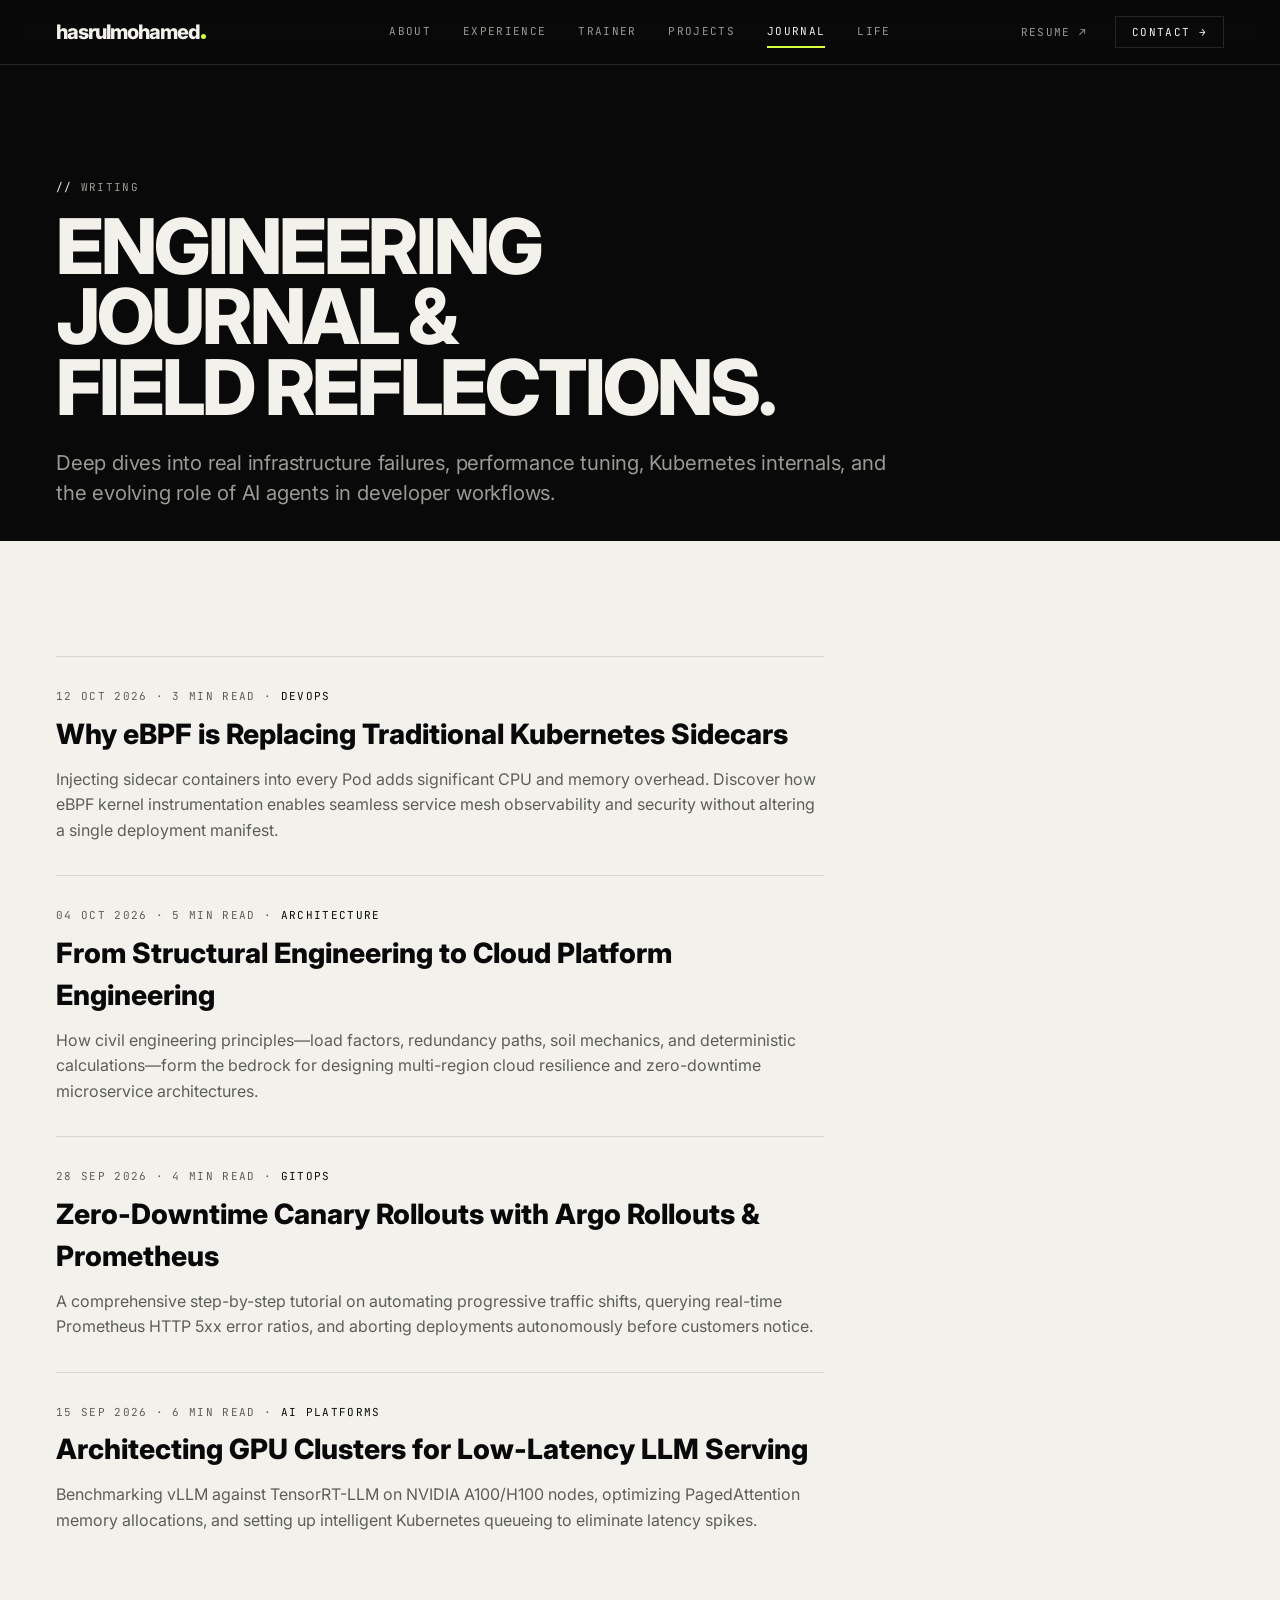
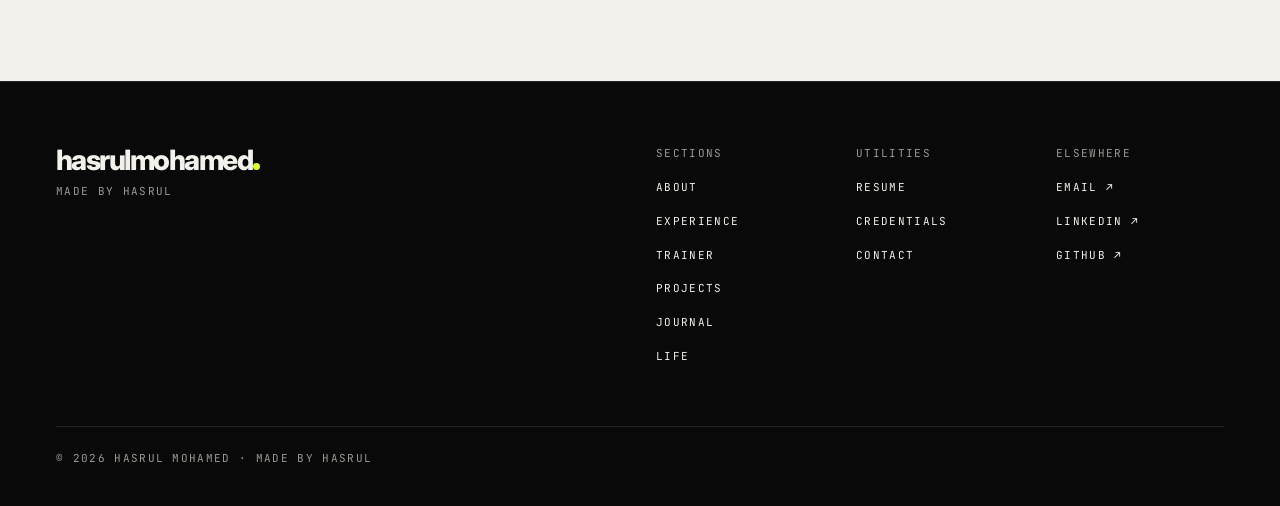
<file: journal.html>
<!DOCTYPE html>
<html lang="en">
<head>
  <meta charset="UTF-8">
  <meta name="viewport" content="width=device-width, initial-scale=1.0">
  <title>Journal · Hasrul Mohamed</title>
  <meta name="description" content="Technical journal, engineering essays, and architecture notes by Hasrul Mohamed.">
  <link rel="stylesheet" href="css/tokens.css">
  <link rel="stylesheet" href="css/main.css">
  <link rel="stylesheet" href="css/components.css">
  <link rel="icon" href="data:image/svg+xml,<svg xmlns=%22http://www.w3.org/2000/svg%22 viewBox=%220 0 100 100%22><text y=%22.9em%22 font-size=%2290%22>⚡</text></svg>">
</head>
<body data-surface="dark">

  <a href="#main" class="skip-link">Skip to content</a>

  <header class="site-header" data-surface="dark">
    <div class="page-container header-container">
      <a href="index.html" class="brand-logo">
        <span class="brand-title">hasrulmohamed<span class="brand-dot"></span></span>
      </a>

      <nav class="nav-primary">
        <ul class="nav-list label">
          <li><a href="about.html" class="nav-link">About</a></li>
          <li><a href="experience.html" class="nav-link">Experience</a></li>
          <li><a href="trainer.html" class="nav-link">Trainer</a></li>
          <li><a href="projects.html" class="nav-link">Projects</a></li>
          <li><a href="journal.html" class="nav-link active">Journal</a></li>
          <li><a href="life.html" class="nav-link">Life</a></li>
        </ul>
      </nav>

      <nav class="nav-utilities">
        <div style="display: flex; align-items: center; gap: 1rem;">
          <a href="resume.html" class="btn-utility btn-utility-resume">Resume ↗</a>
          <a href="contact.html" class="btn-utility">Contact →</a>
        </div>
      </nav>

      <div class="mobile-controls">
        <a href="contact.html" class="btn-utility" style="padding: 0.35rem 0.75rem;">Contact →</a>
        <button type="button" id="menu-toggle" class="btn-menu-toggle" aria-expanded="false">Menu</button>
      </div>
    </div>

    <!-- Mobile Drawer -->
    <div id="site-menu" class="mobile-drawer" data-surface="dark">
      <div class="page-container">
        <p class="label text-muted" style="margin-bottom: 0.75rem;">Primary</p>
        <ol class="mobile-nav-list">
          <li class="mobile-nav-item"><a href="about.html" class="mobile-nav-link"><span class="mobile-nav-num">01</span><span class="mobile-nav-text">About</span></a></li>
          <li class="mobile-nav-item"><a href="experience.html" class="mobile-nav-link"><span class="mobile-nav-num">02</span><span class="mobile-nav-text">Experience</span></a></li>
          <li class="mobile-nav-item"><a href="trainer.html" class="mobile-nav-link"><span class="mobile-nav-num">03</span><span class="mobile-nav-text">Trainer</span></a></li>
          <li class="mobile-nav-item"><a href="projects.html" class="mobile-nav-link"><span class="mobile-nav-num">04</span><span class="mobile-nav-text">Projects</span></a></li>
          <li class="mobile-nav-item"><a href="journal.html" class="mobile-nav-link"><span class="mobile-nav-num">05</span><span class="mobile-nav-text">Journal</span></a></li>
          <li class="mobile-nav-item"><a href="life.html" class="mobile-nav-link"><span class="mobile-nav-num">06</span><span class="mobile-nav-text">Life</span></a></li>
        </ol>
      </div>
    </div>
  </header>

  <main id="main">
    
    <section class="py-section" data-surface="dark" style="padding-bottom: 2rem;">
      <div class="page-container">
        <div style="max-width: 52rem;">
          <p class="label text-muted"><span class="text-ink" style="margin-right: 0.5rem;">//</span>Writing</p>
          <h1 class="text-display-lg" style="margin-top: 1rem;">
            Engineering Journal &amp;<br>Field Reflections.
          </h1>
          <p class="text-lead" style="margin-top: 1.5rem;">
            Deep dives into real infrastructure failures, performance tuning, Kubernetes internals, and the evolving role of AI agents in developer workflows.
          </p>
        </div>
      </div>
    </section>

    <!-- Articles Section -->
    <section class="py-section" data-surface="light">
      <div class="page-container">
        
        <div style="max-width: 48rem;">
          <ul class="journal-list">
            
            <li class="journal-item" style="padding-block: 2rem;">
              <p class="label text-muted">
                <time>12 Oct 2026</time> · 3 min read · <span class="text-ink font-semibold">DevOps</span>
              </p>
              <h2 style="font-size: 1.75rem; font-weight: 800; margin-top: 0.5rem;">
                Why eBPF is Replacing Traditional Kubernetes Sidecars
              </h2>
              <p class="text-muted" style="margin-top: 0.75rem; line-height: 1.6;">
                Injecting sidecar containers into every Pod adds significant CPU and memory overhead. Discover how eBPF kernel instrumentation enables seamless service mesh observability and security without altering a single deployment manifest.
              </p>
            </li>

            <li class="journal-item" style="padding-block: 2rem;">
              <p class="label text-muted">
                <time>04 Oct 2026</time> · 5 min read · <span class="text-ink font-semibold">Architecture</span>
              </p>
              <h2 style="font-size: 1.75rem; font-weight: 800; margin-top: 0.5rem;">
                From Structural Engineering to Cloud Platform Engineering
              </h2>
              <p class="text-muted" style="margin-top: 0.75rem; line-height: 1.6;">
                How civil engineering principles—load factors, redundancy paths, soil mechanics, and deterministic calculations—form the bedrock for designing multi-region cloud resilience and zero-downtime microservice architectures.
              </p>
            </li>

            <li class="journal-item" style="padding-block: 2rem;">
              <p class="label text-muted">
                <time>28 Sep 2026</time> · 4 min read · <span class="text-ink font-semibold">GitOps</span>
              </p>
              <h2 style="font-size: 1.75rem; font-weight: 800; margin-top: 0.5rem;">
                Zero-Downtime Canary Rollouts with Argo Rollouts &amp; Prometheus
              </h2>
              <p class="text-muted" style="margin-top: 0.75rem; line-height: 1.6;">
                A comprehensive step-by-step tutorial on automating progressive traffic shifts, querying real-time Prometheus HTTP 5xx error ratios, and aborting deployments autonomously before customers notice.
              </p>
            </li>

            <li class="journal-item" style="padding-block: 2rem;">
              <p class="label text-muted">
                <time>15 Sep 2026</time> · 6 min read · <span class="text-ink font-semibold">AI Platforms</span>
              </p>
              <h2 style="font-size: 1.75rem; font-weight: 800; margin-top: 0.5rem;">
                Architecting GPU Clusters for Low-Latency LLM Serving
              </h2>
              <p class="text-muted" style="margin-top: 0.75rem; line-height: 1.6;">
                Benchmarking vLLM against TensorRT-LLM on NVIDIA A100/H100 nodes, optimizing PagedAttention memory allocations, and setting up intelligent Kubernetes queueing to eliminate latency spikes.
              </p>
            </li>

          </ul>
        </div>

      </div>
    </section>

  </main>

  <footer class="site-footer" data-surface="dark">
    <div class="page-container footer-grid">
      <div class="footer-brand-col">
        <span class="brand-title" style="font-size: 1.75rem;">hasrulmohamed<span class="brand-dot"></span></span>
        <p class="label text-muted" style="margin-top: 0.5rem;">Made by Hasrul</p>
      </div>
      <nav class="footer-nav-col" aria-label="Footer sections">
        <p class="label text-muted" style="margin-bottom: 0.75rem;">Sections</p>
        <ul class="footer-link-list">
          <li><a href="about.html" class="footer-link">About</a></li>
          <li><a href="experience.html" class="footer-link">Experience</a></li>
          <li><a href="trainer.html" class="footer-link">Trainer</a></li>
          <li><a href="projects.html" class="footer-link">Projects</a></li>
          <li><a href="journal.html" class="footer-link">Journal</a></li>
          <li><a href="life.html" class="footer-link">Life</a></li>
        </ul>
      </nav>
      <nav class="footer-nav-col" aria-label="Footer utilities">
        <p class="label text-muted" style="margin-bottom: 0.75rem;">Utilities</p>
        <ul class="footer-link-list">
          <li><a href="resume.html" class="footer-link">Resume</a></li>
          <li><a href="credentials.html" class="footer-link">Credentials</a></li>
          <li><a href="contact.html" class="footer-link">Contact</a></li>
        </ul>
      </nav>
      <div class="footer-nav-col" aria-label="Elsewhere social links">
        <p class="label text-muted" style="margin-bottom: 0.75rem;">Elsewhere</p>
        <ul class="footer-link-list">
          <li><a href="mailto:hasrulmohamed.hm@gmail.com" class="footer-link">Email ↗</a></li>
          <li><a href="https://linkedin.com/in/hasrulmohamed" target="_blank" class="footer-link">LinkedIn ↗</a></li>
          <li><a href="https://github.com/hasrulmohamed-hm" target="_blank" class="footer-link">GitHub ↗</a></li>
        </ul>
      </div>
      <div class="footer-bottom-col" style="border-top: 1px solid rgb(var(--line)); padding-top: 1.5rem; margin-top: 1rem;">
        <p class="label text-muted">© <span class="copyright-year">2026</span> Hasrul Mohamed · Made by Hasrul</p>
      </div>
    </div>
  </footer>

  <script src="js/main.js"></script>
</body>
</html>
</file>
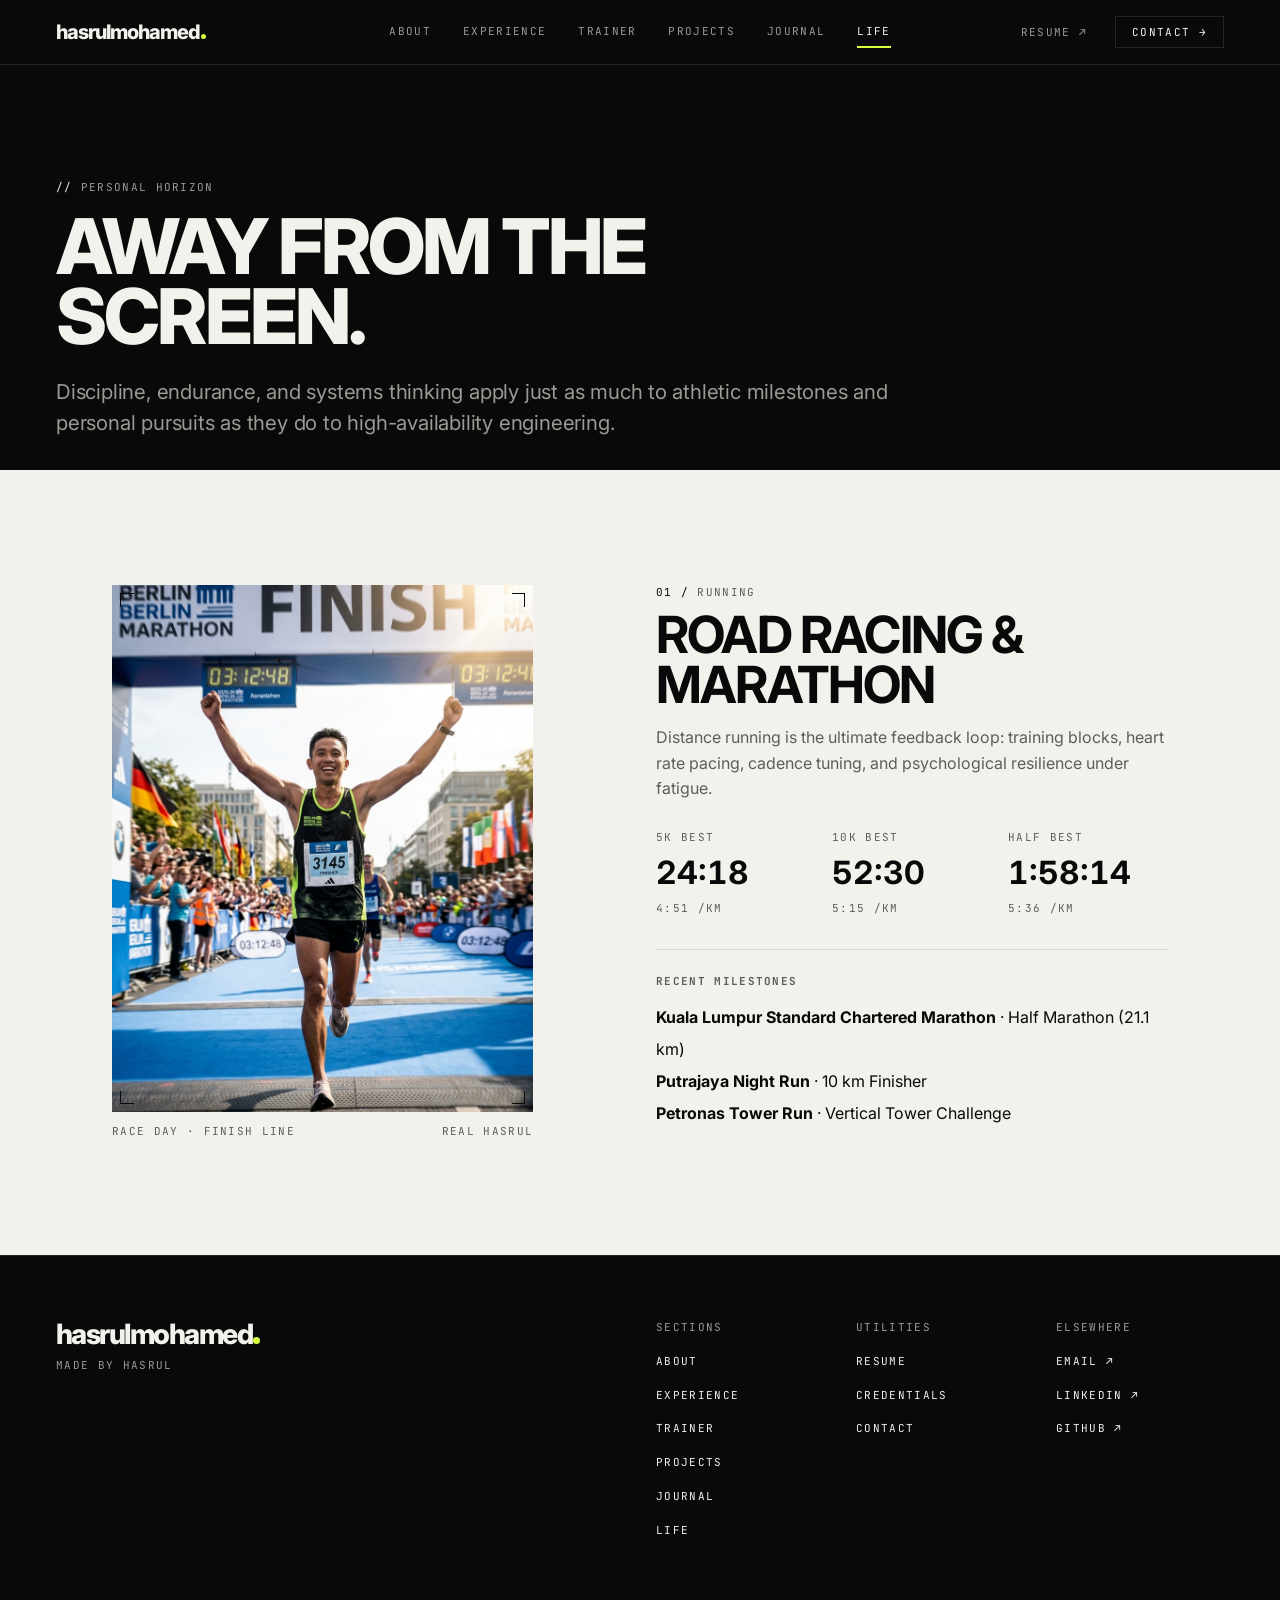
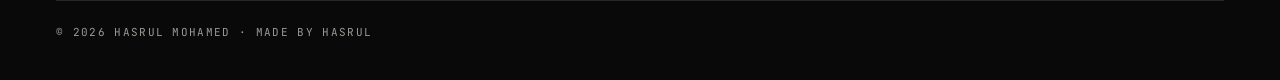
<file: life.html>
<!DOCTYPE html>
<html lang="en">
<head>
  <meta charset="UTF-8">
  <meta name="viewport" content="width=device-width, initial-scale=1.0">
  <title>Life · Hasrul Mohamed</title>
  <meta name="description" content="Away from the screen: marathon running, athletic milestones, volleyball, and telemetry curiosity.">
  <link rel="stylesheet" href="css/tokens.css">
  <link rel="stylesheet" href="css/main.css">
  <link rel="stylesheet" href="css/components.css">
  <link rel="icon" href="data:image/svg+xml,<svg xmlns=%22http://www.w3.org/2000/svg%22 viewBox=%220 0 100 100%22><text y=%22.9em%22 font-size=%2290%22>⚡</text></svg>">
</head>
<body data-surface="dark">

  <a href="#main" class="skip-link">Skip to content</a>

  <header class="site-header" data-surface="dark">
    <div class="page-container header-container">
      <a href="index.html" class="brand-logo">
        <span class="brand-title">hasrulmohamed<span class="brand-dot"></span></span>
      </a>

      <nav class="nav-primary">
        <ul class="nav-list label">
          <li><a href="about.html" class="nav-link">About</a></li>
          <li><a href="experience.html" class="nav-link">Experience</a></li>
          <li><a href="trainer.html" class="nav-link">Trainer</a></li>
          <li><a href="projects.html" class="nav-link">Projects</a></li>
          <li><a href="journal.html" class="nav-link">Journal</a></li>
          <li><a href="life.html" class="nav-link active">Life</a></li>
        </ul>
      </nav>

      <nav class="nav-utilities">
        <div style="display: flex; align-items: center; gap: 1rem;">
          <a href="resume.html" class="btn-utility btn-utility-resume">Resume ↗</a>
          <a href="contact.html" class="btn-utility">Contact →</a>
        </div>
      </nav>

      <div class="mobile-controls">
        <a href="contact.html" class="btn-utility" style="padding: 0.35rem 0.75rem;">Contact →</a>
        <button type="button" id="menu-toggle" class="btn-menu-toggle" aria-expanded="false">Menu</button>
      </div>
    </div>

    <!-- Mobile Drawer -->
    <div id="site-menu" class="mobile-drawer" data-surface="dark">
      <div class="page-container">
        <p class="label text-muted" style="margin-bottom: 0.75rem;">Primary</p>
        <ol class="mobile-nav-list">
          <li class="mobile-nav-item"><a href="about.html" class="mobile-nav-link"><span class="mobile-nav-num">01</span><span class="mobile-nav-text">About</span></a></li>
          <li class="mobile-nav-item"><a href="experience.html" class="mobile-nav-link"><span class="mobile-nav-num">02</span><span class="mobile-nav-text">Experience</span></a></li>
          <li class="mobile-nav-item"><a href="trainer.html" class="mobile-nav-link"><span class="mobile-nav-num">03</span><span class="mobile-nav-text">Trainer</span></a></li>
          <li class="mobile-nav-item"><a href="projects.html" class="mobile-nav-link"><span class="mobile-nav-num">04</span><span class="mobile-nav-text">Projects</span></a></li>
          <li class="mobile-nav-item"><a href="journal.html" class="mobile-nav-link"><span class="mobile-nav-num">05</span><span class="mobile-nav-text">Journal</span></a></li>
          <li class="mobile-nav-item"><a href="life.html" class="mobile-nav-link"><span class="mobile-nav-num">06</span><span class="mobile-nav-text">Life</span></a></li>
        </ol>
      </div>
    </div>
  </header>

  <main id="main">
    
    <section class="py-section" data-surface="dark" style="padding-bottom: 2rem;">
      <div class="page-container">
        <div style="max-width: 52rem;">
          <p class="label text-muted"><span class="text-ink" style="margin-right: 0.5rem;">//</span>Personal Horizon</p>
          <h1 class="text-display-lg" style="margin-top: 1rem;">
            Away from the Screen.
          </h1>
          <p class="text-lead" style="margin-top: 1.5rem;">
            Discipline, endurance, and systems thinking apply just as much to athletic milestones and personal pursuits as they do to high-availability engineering.
          </p>
        </div>
      </div>
    </section>

    <!-- Running & Athletics Section -->
    <section class="py-section" data-surface="light">
      <div class="page-container">
        
        <div class="page-grid" style="row-gap: 2.5rem;">
          
          <div style="grid-column: 1 / -1;" class="life-photo-col">
            <figure class="poster-frame" style="aspect-ratio: 4/5;">
              <img src="assets/life/marathon-finish.jpg" alt="Hasrul crossing a marathon finish line celebrating" class="poster-img">
              <span class="bracket bracket-tl"></span>
              <span class="bracket bracket-tr"></span>
              <span class="bracket bracket-bl"></span>
              <span class="bracket bracket-br"></span>
            </figure>
            <div class="poster-caption">
              <span class="label text-muted">Race Day · Finish Line</span>
              <span class="label text-muted">Real Hasrul</span>
            </div>
          </div>

          <div style="grid-column: 1 / -1;" class="life-text-col">
            <p class="label text-muted"><span class="text-ink" style="margin-right: 0.5rem;">01 /</span>Running</p>
            <h2 class="text-display-md" style="margin-top: 0.5rem;">Road Racing &amp; Marathon</h2>
            <p class="text-muted" style="margin-top: 1rem; line-height: 1.6;">
              Distance running is the ultimate feedback loop: training blocks, heart rate pacing, cadence tuning, and psychological resilience under fatigue.
            </p>

            <dl class="stats-grid" style="margin-top: 1.75rem;">
              <div>
                <dt class="label text-muted">5K Best</dt>
                <dd class="stat-num">24:18</dd>
                <dd class="label text-muted" style="margin-top: 0.25rem;">4:51 /km</dd>
              </div>
              <div>
                <dt class="label text-muted">10K Best</dt>
                <dd class="stat-num">52:30</dd>
                <dd class="label text-muted" style="margin-top: 0.25rem;">5:15 /km</dd>
              </div>
              <div>
                <dt class="label text-muted">Half Best</dt>
                <dd class="stat-num">1:58:14</dd>
                <dd class="label text-muted" style="margin-top: 0.25rem;">5:36 /km</dd>
              </div>
            </dl>

            <div style="border-top: 1px solid rgb(var(--line)); padding-top: 1.5rem; margin-top: 2rem;">
              <h3 class="label text-muted">Recent Milestones</h3>
              <ul style="list-style: none; margin-top: 0.75rem; line-height: 2;">
                <li><strong>Kuala Lumpur Standard Chartered Marathon</strong> · Half Marathon (21.1 km)</li>
                <li><strong>Putrajaya Night Run</strong> · 10 km Finisher</li>
                <li><strong>Petronas Tower Run</strong> · Vertical Tower Challenge</li>
              </ul>
            </div>
          </div>

        </div>

      </div>
    </section>

    <style>
      @media (min-width: 768px) {
        .life-photo-col { grid-column: span 4 !important; }
        .life-text-col { grid-column: 5 / span 4 !important; }
      }
      @media (min-width: 1024px) {
        .life-photo-col { grid-column: span 5 !important; }
        .life-text-col { grid-column: 7 / span 6 !important; }
      }
    </style>

  </main>

  <footer class="site-footer" data-surface="dark">
    <div class="page-container footer-grid">
      <div class="footer-brand-col">
        <span class="brand-title" style="font-size: 1.75rem;">hasrulmohamed<span class="brand-dot"></span></span>
        <p class="label text-muted" style="margin-top: 0.5rem;">Made by Hasrul</p>
      </div>
      <nav class="footer-nav-col" aria-label="Footer sections">
        <p class="label text-muted" style="margin-bottom: 0.75rem;">Sections</p>
        <ul class="footer-link-list">
          <li><a href="about.html" class="footer-link">About</a></li>
          <li><a href="experience.html" class="footer-link">Experience</a></li>
          <li><a href="trainer.html" class="footer-link">Trainer</a></li>
          <li><a href="projects.html" class="footer-link">Projects</a></li>
          <li><a href="journal.html" class="footer-link">Journal</a></li>
          <li><a href="life.html" class="footer-link">Life</a></li>
        </ul>
      </nav>
      <nav class="footer-nav-col" aria-label="Footer utilities">
        <p class="label text-muted" style="margin-bottom: 0.75rem;">Utilities</p>
        <ul class="footer-link-list">
          <li><a href="resume.html" class="footer-link">Resume</a></li>
          <li><a href="credentials.html" class="footer-link">Credentials</a></li>
          <li><a href="contact.html" class="footer-link">Contact</a></li>
        </ul>
      </nav>
      <div class="footer-nav-col" aria-label="Elsewhere social links">
        <p class="label text-muted" style="margin-bottom: 0.75rem;">Elsewhere</p>
        <ul class="footer-link-list">
          <li><a href="mailto:hasrulmohamed.hm@gmail.com" class="footer-link">Email ↗</a></li>
          <li><a href="https://linkedin.com/in/hasrulmohamed" target="_blank" class="footer-link">LinkedIn ↗</a></li>
          <li><a href="https://github.com/hasrulmohamed-hm" target="_blank" class="footer-link">GitHub ↗</a></li>
        </ul>
      </div>
      <div class="footer-bottom-col" style="border-top: 1px solid rgb(var(--line)); padding-top: 1.5rem; margin-top: 1rem;">
        <p class="label text-muted">© <span class="copyright-year">2026</span> Hasrul Mohamed · Made by Hasrul</p>
      </div>
    </div>
  </footer>

  <script src="js/main.js"></script>
</body>
</html>
</file>
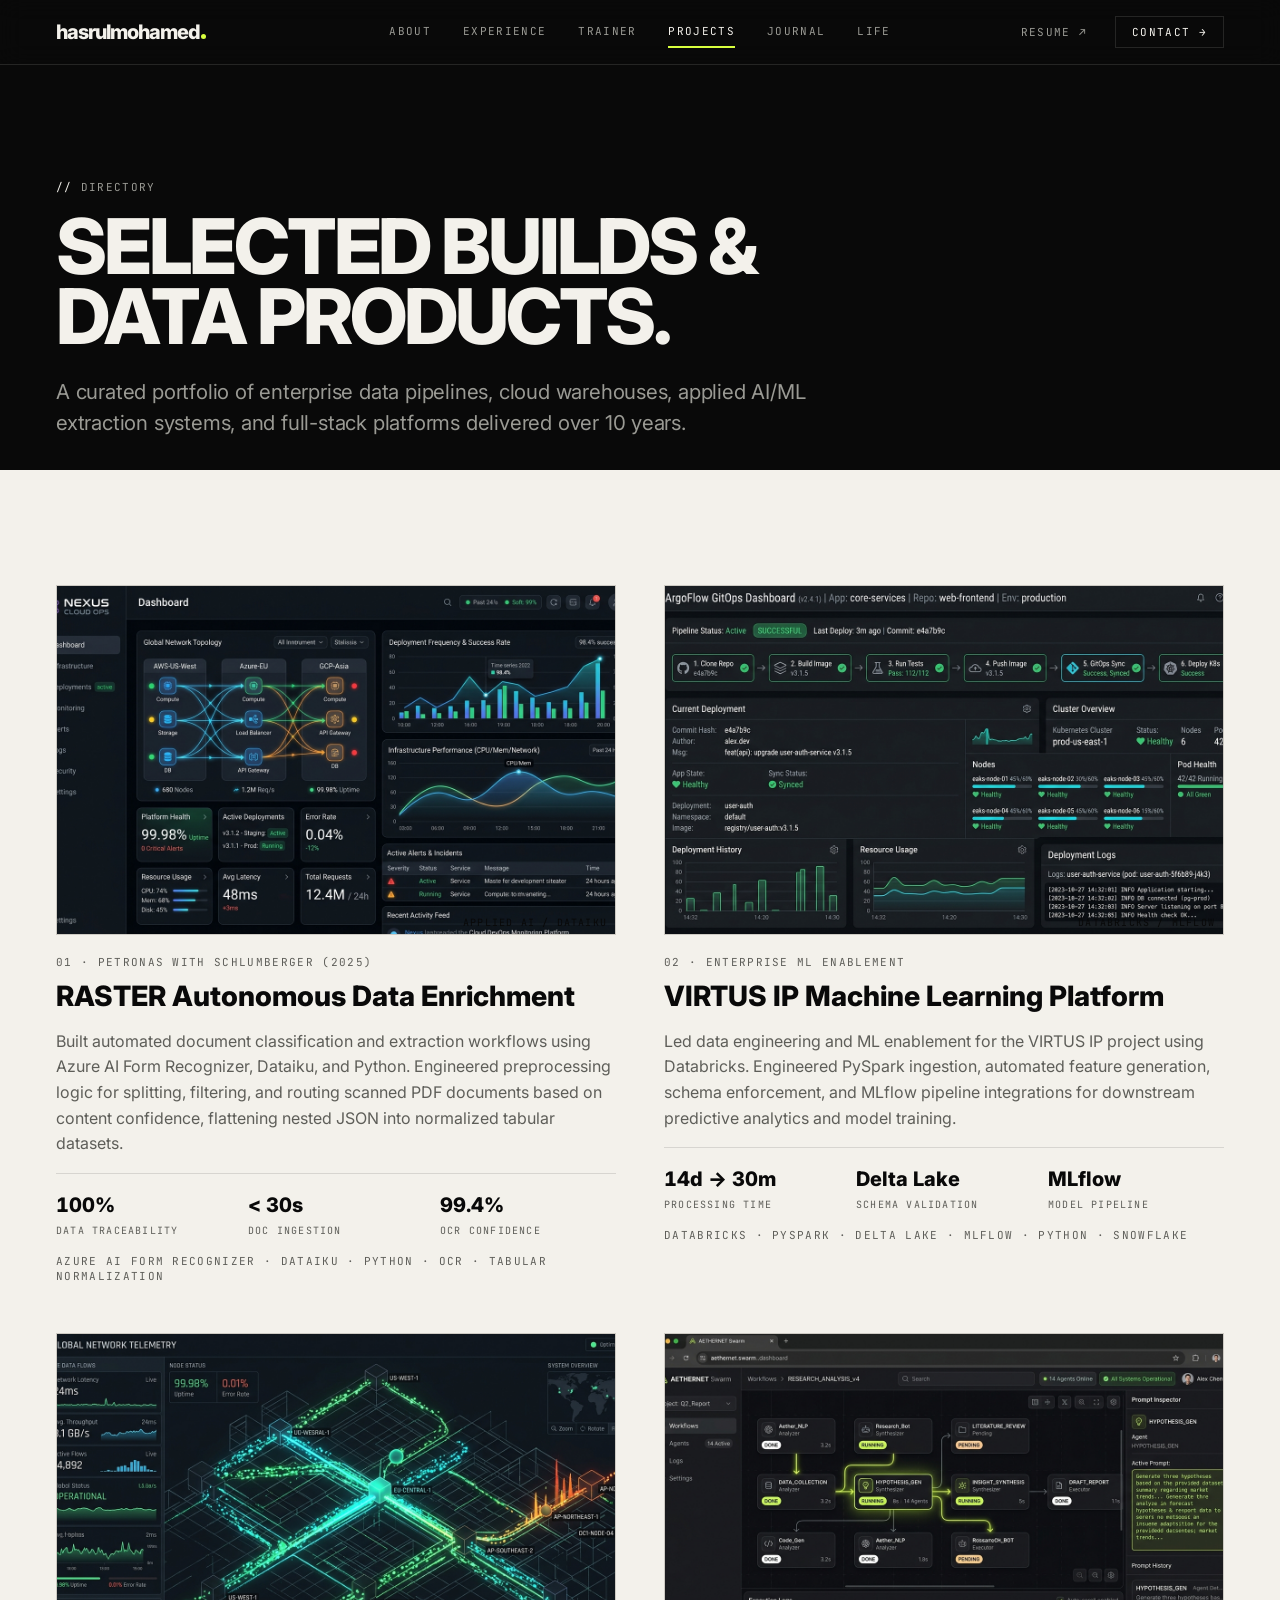
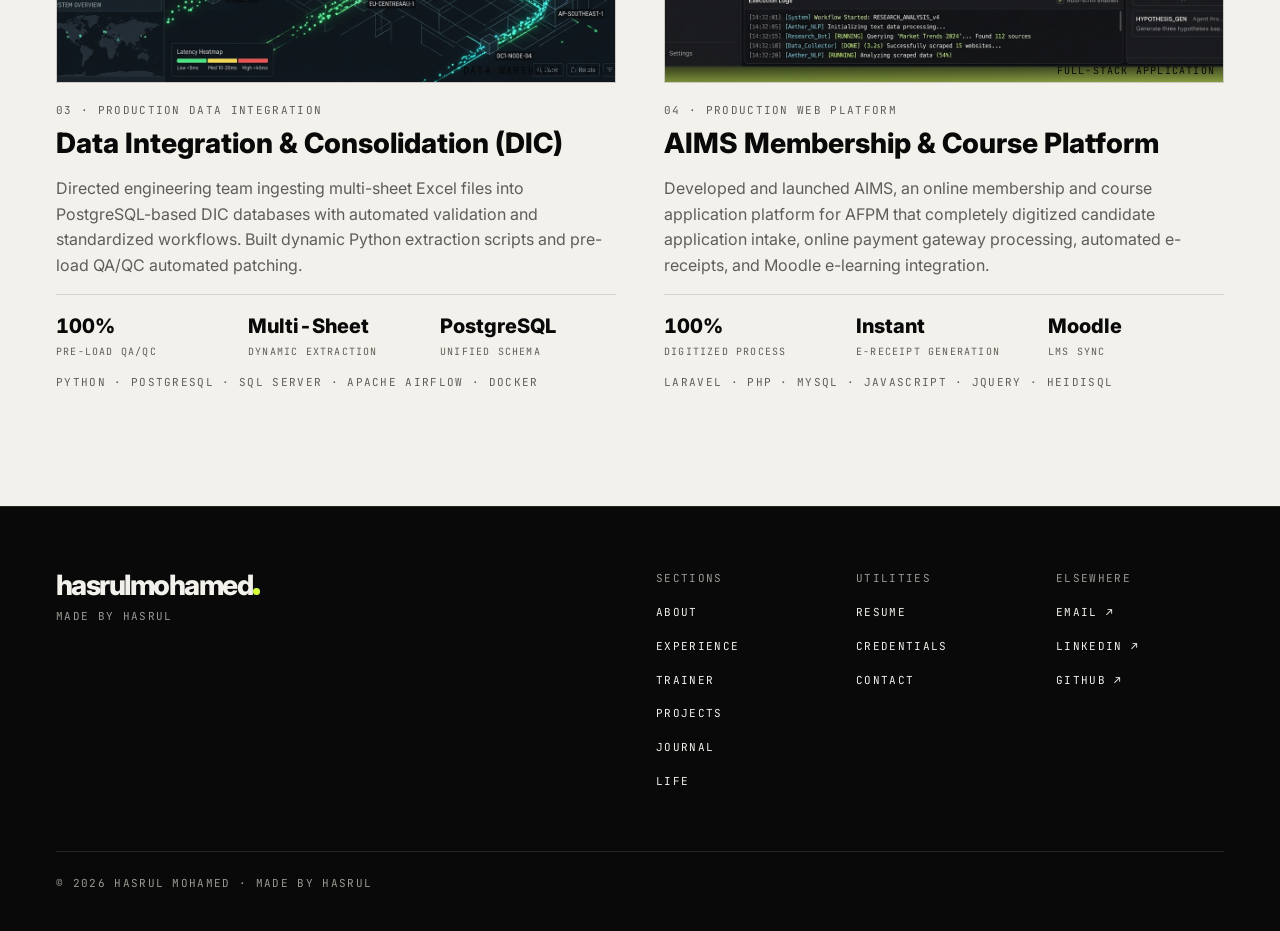
<file: projects.html>
<!DOCTYPE html>
<html lang="en">
<head>
  <meta charset="UTF-8">
  <meta name="viewport" content="width=device-width, initial-scale=1.0">
  <title>Projects · Hasrul Mohamed</title>
  <meta name="description" content="Projects and data platforms by Hasrul Mohamed · Senior Data Engineer. Enterprise data pipelines, Databricks PySpark workflows, RASTER AI extraction with Schlumberger, and cloud data warehouses.">
  <link rel="stylesheet" href="css/tokens.css">
  <link rel="stylesheet" href="css/main.css">
  <link rel="stylesheet" href="css/components.css">
  <link rel="icon" href="data:image/svg+xml,<svg xmlns=%22http://www.w3.org/2000/svg%22 viewBox=%220 0 100 100%22><text y=%22.9em%22 font-size=%2290%22>⚡</text></svg>">
</head>
<body data-surface="dark">

  <a href="#main" class="skip-link">Skip to content</a>

  <header class="site-header" data-surface="dark">
    <div class="page-container header-container">
      <a href="index.html" class="brand-logo">
        <span class="brand-title">hasrulmohamed<span class="brand-dot"></span></span>
      </a>

      <nav class="nav-primary">
        <ul class="nav-list label">
          <li><a href="about.html" class="nav-link">About</a></li>
          <li><a href="experience.html" class="nav-link">Experience</a></li>
          <li><a href="trainer.html" class="nav-link">Trainer</a></li>
          <li><a href="projects.html" class="nav-link active">Projects</a></li>
          <li><a href="journal.html" class="nav-link">Journal</a></li>
          <li><a href="life.html" class="nav-link">Life</a></li>
        </ul>
      </nav>

      <nav class="nav-utilities">
        <div style="display: flex; align-items: center; gap: 1rem;">
          <a href="resume.html" class="btn-utility btn-utility-resume">Resume ↗</a>
          <a href="contact.html" class="btn-utility">Contact →</a>
        </div>
      </nav>

      <div class="mobile-controls">
        <a href="contact.html" class="btn-utility" style="padding: 0.35rem 0.75rem;">Contact →</a>
        <button type="button" id="menu-toggle" class="btn-menu-toggle" aria-expanded="false">Menu</button>
      </div>
    </div>

    <!-- Mobile Drawer -->
    <div id="site-menu" class="mobile-drawer" data-surface="dark">
      <div class="page-container">
        <p class="label text-muted" style="margin-bottom: 0.75rem;">Primary</p>
        <ol class="mobile-nav-list">
          <li class="mobile-nav-item"><a href="about.html" class="mobile-nav-link"><span class="mobile-nav-num">01</span><span class="mobile-nav-text">About</span></a></li>
          <li class="mobile-nav-item"><a href="experience.html" class="mobile-nav-link"><span class="mobile-nav-num">02</span><span class="mobile-nav-text">Experience</span></a></li>
          <li class="mobile-nav-item"><a href="trainer.html" class="mobile-nav-link"><span class="mobile-nav-num">03</span><span class="mobile-nav-text">Trainer</span></a></li>
          <li class="mobile-nav-item"><a href="projects.html" class="mobile-nav-link"><span class="mobile-nav-num">04</span><span class="mobile-nav-text">Projects</span></a></li>
          <li class="mobile-nav-item"><a href="journal.html" class="mobile-nav-link"><span class="mobile-nav-num">05</span><span class="mobile-nav-text">Journal</span></a></li>
          <li class="mobile-nav-item"><a href="life.html" class="mobile-nav-link"><span class="mobile-nav-num">06</span><span class="mobile-nav-text">Life</span></a></li>
        </ol>
      </div>
    </div>
  </header>

  <main id="main">
    
    <section class="py-section" data-surface="dark" style="padding-bottom: 2rem;">
      <div class="page-container">
        <div style="max-width: 52rem;">
          <p class="label text-muted"><span class="text-ink" style="margin-right: 0.5rem;">//</span>Directory</p>
          <h1 class="text-display-lg" style="margin-top: 1rem;">
            Selected Builds &amp;<br>Data Products.
          </h1>
          <p class="text-lead" style="margin-top: 1.5rem;">
            A curated portfolio of enterprise data pipelines, cloud warehouses, applied AI/ML extraction systems, and full-stack platforms delivered over 10 years.
          </p>
        </div>
      </div>
    </section>

    <!-- Project Grid Section -->
    <section class="py-section" data-surface="light">
      <div class="page-container">
        
        <div style="display: grid; grid-template-columns: repeat(auto-fit, minmax(360px, 1fr)); gap: 3rem;">
          
          <!-- Project 1: RASTER -->
          <article id="raster" style="display: flex; flex-direction: column;">
            <div class="preview-aspect-box" style="border: 1px solid rgb(var(--line));">
              <img src="assets/projects/nexus-cloud.jpg" alt="RASTER Autonomous Data Enrichment Pipeline" style="width: 100%; height: 100%; object-fit: cover;">
              <span class="label preview-badge">Applied AI / Dataiku</span>
            </div>
            <div style="margin-top: 1.25rem;">
              <p class="label text-muted">01 · PETRONAS with Schlumberger (2025)</p>
              <h2 style="font-size: 1.75rem; font-weight: 800; margin-top: 0.25rem;">RASTER Autonomous Data Enrichment</h2>
              <p class="text-muted" style="margin-top: 0.75rem; line-height: 1.6;">
                Built automated document classification and extraction workflows using Azure AI Form Recognizer, Dataiku, and Python. Engineered preprocessing logic for splitting, filtering, and routing scanned PDF documents based on content confidence, flattening nested JSON into normalized tabular datasets.
              </p>
              <div class="build-metrics" style="margin-top: 1rem;">
                <div><span class="metric-val">100%</span><span class="label metric-label">Data Traceability</span></div>
                <div><span class="metric-val">&lt; 30s</span><span class="label metric-label">Doc Ingestion</span></div>
                <div><span class="metric-val">99.4%</span><span class="label metric-label">OCR Confidence</span></div>
              </div>
              <div class="label text-muted" style="margin-top: 1rem;">
                Azure AI Form Recognizer · Dataiku · Python · OCR · Tabular Normalization
              </div>
            </div>
          </article>

          <!-- Project 2: VIRTUS IP -->
          <article id="virtus-ip" style="display: flex; flex-direction: column;">
            <div class="preview-aspect-box" style="border: 1px solid rgb(var(--line));">
              <img src="assets/projects/argoflow-gitops.jpg" alt="VIRTUS IP Feature Engineering Platform on Databricks" style="width: 100%; height: 100%; object-fit: cover;">
              <span class="label preview-badge">Databricks / MLflow</span>
            </div>
            <div style="margin-top: 1.25rem;">
              <p class="label text-muted">02 · Enterprise ML Enablement</p>
              <h2 style="font-size: 1.75rem; font-weight: 800; margin-top: 0.25rem;">VIRTUS IP Machine Learning Platform</h2>
              <p class="text-muted" style="margin-top: 0.75rem; line-height: 1.6;">
                Led data engineering and ML enablement for the VIRTUS IP project using Databricks. Engineered PySpark ingestion, automated feature generation, schema enforcement, and MLflow pipeline integrations for downstream predictive analytics and model training.
              </p>
              <div class="build-metrics" style="margin-top: 1rem;">
                <div><span class="metric-val">14d → 30m</span><span class="label metric-label">Processing Time</span></div>
                <div><span class="metric-val">Delta Lake</span><span class="label metric-label">Schema Validation</span></div>
                <div><span class="metric-val">MLflow</span><span class="label metric-label">Model Pipeline</span></div>
              </div>
              <div class="label text-muted" style="margin-top: 1rem;">
                Databricks · PySpark · Delta Lake · MLflow · Python · Snowflake
              </div>
            </div>
          </article>

          <!-- Project 3: DIC Platform -->
          <article id="dic-platform" style="display: flex; flex-direction: column;">
            <div class="preview-aspect-box" style="border: 1px solid rgb(var(--line));">
              <img src="assets/projects/telemetry-3d.jpg" alt="Data Integration & Consolidation Platform" style="width: 100%; height: 100%; object-fit: cover;">
              <span class="label preview-badge">Data Warehouse / ETL</span>
            </div>
            <div style="margin-top: 1.25rem;">
              <p class="label text-muted">03 · Production Data Integration</p>
              <h2 style="font-size: 1.75rem; font-weight: 800; margin-top: 0.25rem;">Data Integration &amp; Consolidation (DIC)</h2>
              <p class="text-muted" style="margin-top: 0.75rem; line-height: 1.6;">
                Directed engineering team ingesting multi-sheet Excel files into PostgreSQL-based DIC databases with automated validation and standardized workflows. Built dynamic Python extraction scripts and pre-load QA/QC automated patching.
              </p>
              <div class="build-metrics" style="margin-top: 1rem;">
                <div><span class="metric-val">100%</span><span class="label metric-label">Pre-load QA/QC</span></div>
                <div><span class="metric-val">Multi-Sheet</span><span class="label metric-label">Dynamic Extraction</span></div>
                <div><span class="metric-val">PostgreSQL</span><span class="label metric-label">Unified Schema</span></div>
              </div>
              <div class="label text-muted" style="margin-top: 1rem;">
                Python · PostgreSQL · SQL Server · Apache Airflow · Docker
              </div>
            </div>
          </article>

          <!-- Project 4: AIMS Platform -->
          <article id="aims-platform" style="display: flex; flex-direction: column;">
            <div class="preview-aspect-box" style="border: 1px solid rgb(var(--line));">
              <img src="assets/projects/aethernet-swarm.jpg" alt="AIMS Membership & Course Platform" style="width: 100%; height: 100%; object-fit: cover;">
              <span class="label preview-badge">Full-Stack Application</span>
            </div>
            <div style="margin-top: 1.25rem;">
              <p class="label text-muted">04 · Production Web Platform</p>
              <h2 style="font-size: 1.75rem; font-weight: 800; margin-top: 0.25rem;">AIMS Membership &amp; Course Platform</h2>
              <p class="text-muted" style="margin-top: 0.75rem; line-height: 1.6;">
                Developed and launched AIMS, an online membership and course application platform for AFPM that completely digitized candidate application intake, online payment gateway processing, automated e-receipts, and Moodle e-learning integration.
              </p>
              <div class="build-metrics" style="margin-top: 1rem;">
                <div><span class="metric-val">100%</span><span class="label metric-label">Digitized Process</span></div>
                <div><span class="metric-val">Instant</span><span class="label metric-label">E-Receipt Generation</span></div>
                <div><span class="metric-val">Moodle</span><span class="label metric-label">LMS Sync</span></div>
              </div>
              <div class="label text-muted" style="margin-top: 1rem;">
                Laravel · PHP · MySQL · JavaScript · jQuery · HeidiSQL
              </div>
            </div>
          </article>

        </div>

      </div>
    </section>

  </main>

  <footer class="site-footer" data-surface="dark">
    <div class="page-container footer-grid">
      <div class="footer-brand-col">
        <span class="brand-title" style="font-size: 1.75rem;">hasrulmohamed<span class="brand-dot"></span></span>
        <p class="label text-muted" style="margin-top: 0.5rem;">Made by Hasrul</p>
      </div>
      <nav class="footer-nav-col" aria-label="Footer sections">
        <p class="label text-muted" style="margin-bottom: 0.75rem;">Sections</p>
        <ul class="footer-link-list">
          <li><a href="about.html" class="footer-link">About</a></li>
          <li><a href="experience.html" class="footer-link">Experience</a></li>
          <li><a href="trainer.html" class="footer-link">Trainer</a></li>
          <li><a href="projects.html" class="footer-link active">Projects</a></li>
          <li><a href="journal.html" class="footer-link">Journal</a></li>
          <li><a href="life.html" class="footer-link">Life</a></li>
        </ul>
      </nav>
      <nav class="footer-nav-col" aria-label="Footer utilities">
        <p class="label text-muted" style="margin-bottom: 0.75rem;">Utilities</p>
        <ul class="footer-link-list">
          <li><a href="resume.html" class="footer-link">Resume</a></li>
          <li><a href="credentials.html" class="footer-link">Credentials</a></li>
          <li><a href="contact.html" class="footer-link">Contact</a></li>
        </ul>
      </nav>
      <div class="footer-nav-col" aria-label="Elsewhere social links">
        <p class="label text-muted" style="margin-bottom: 0.75rem;">Elsewhere</p>
        <ul class="footer-link-list">
          <li><a href="mailto:hasrulmohamed.hm@gmail.com" class="footer-link">Email ↗</a></li>
          <li><a href="https://linkedin.com/in/hasrulmohamed" target="_blank" class="footer-link">LinkedIn ↗</a></li>
          <li><a href="https://github.com/hasrulmohamed-hm" target="_blank" class="footer-link">GitHub ↗</a></li>
        </ul>
      </div>
      <div class="footer-bottom-col" style="border-top: 1px solid rgb(var(--line)); padding-top: 1.5rem; margin-top: 1rem;">
        <p class="label text-muted">© <span class="copyright-year">2026</span> Hasrul Mohamed · Made by Hasrul</p>
      </div>
    </div>
  </footer>

  <script src="js/main.js"></script>
</body>
</html>
</file>
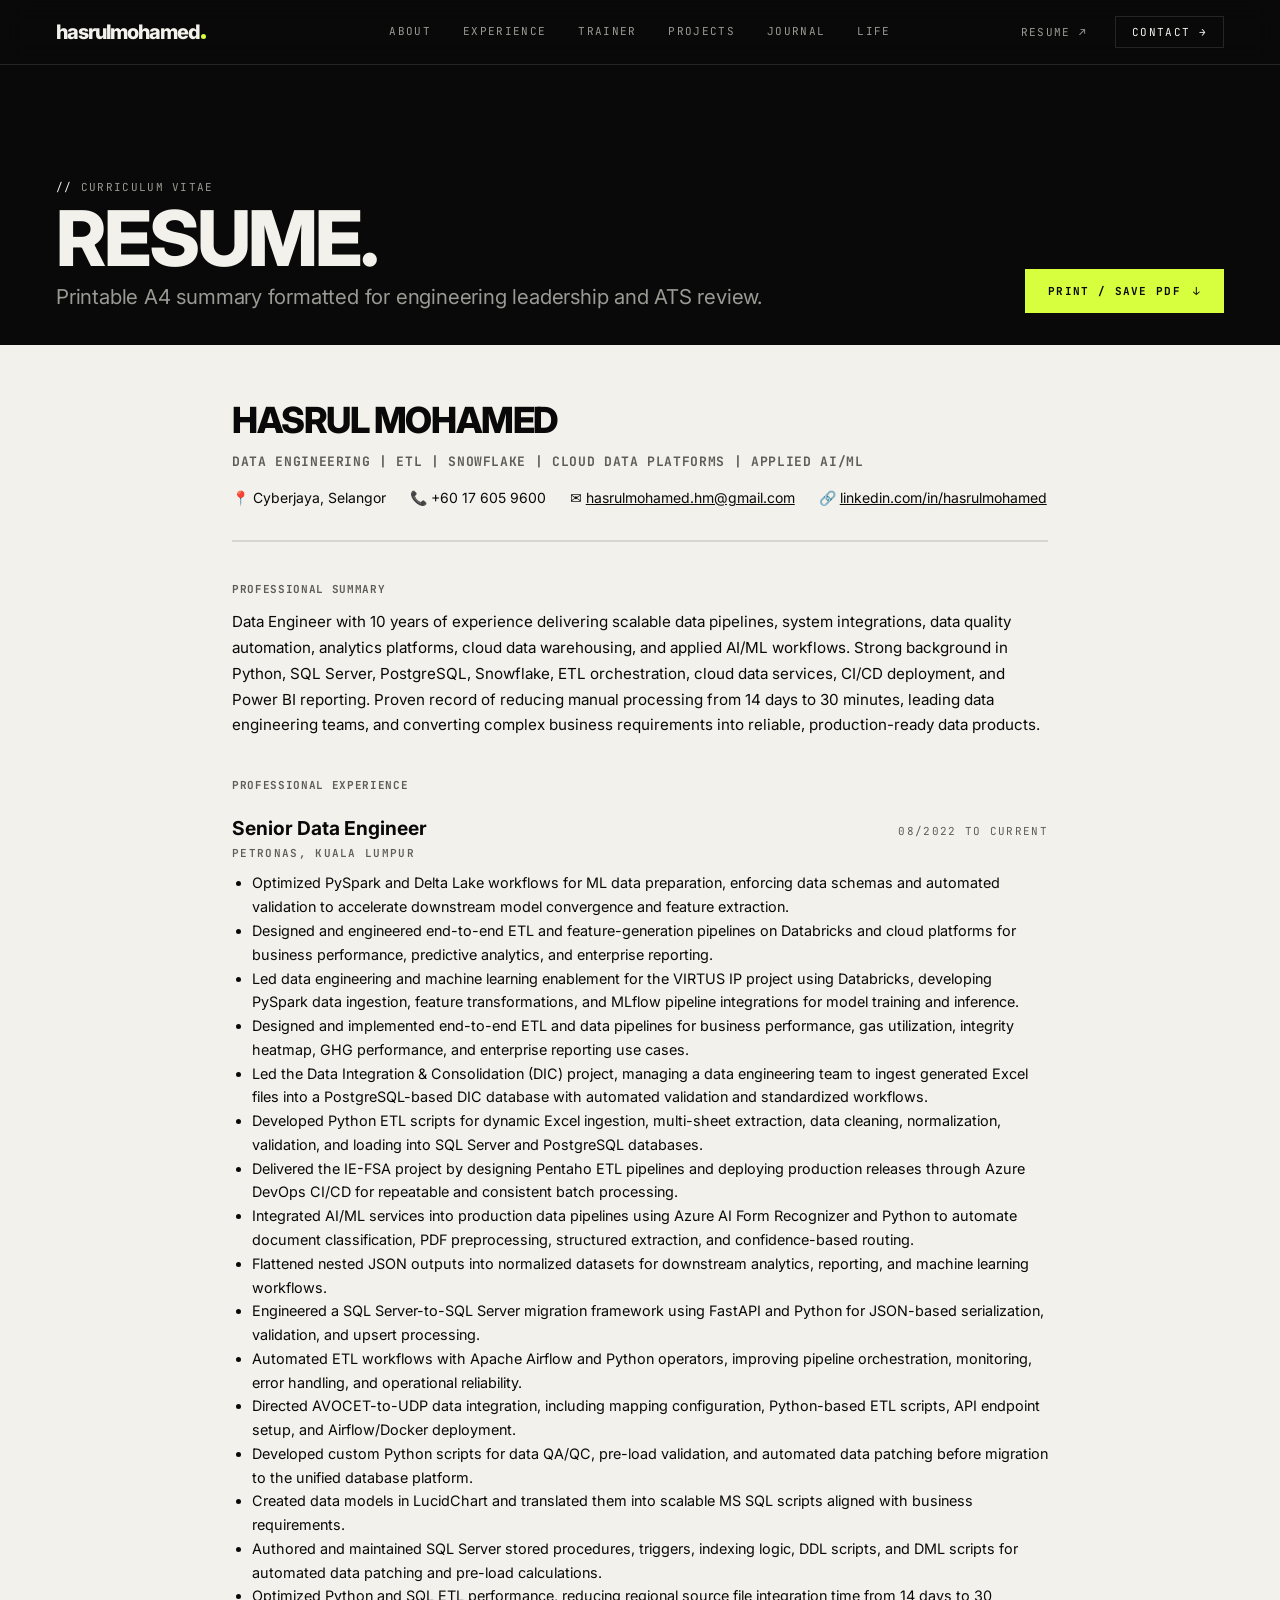
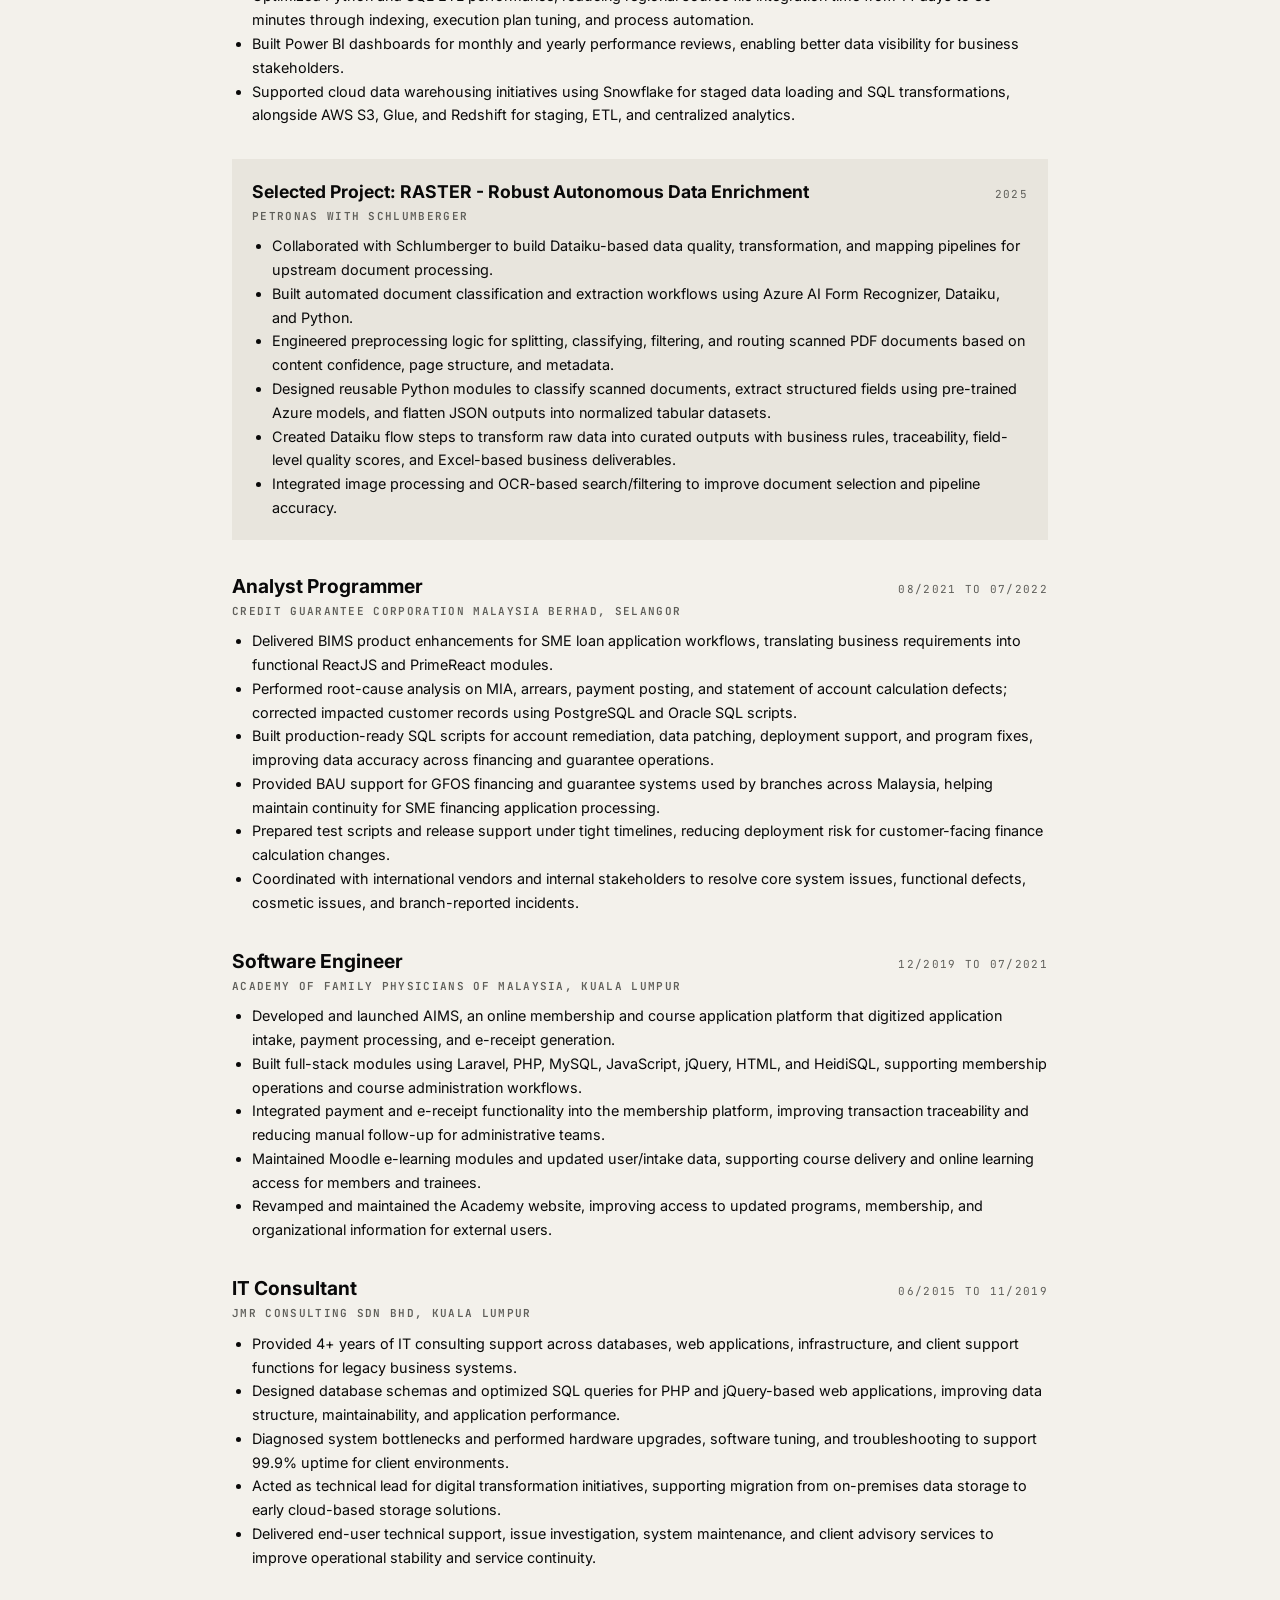
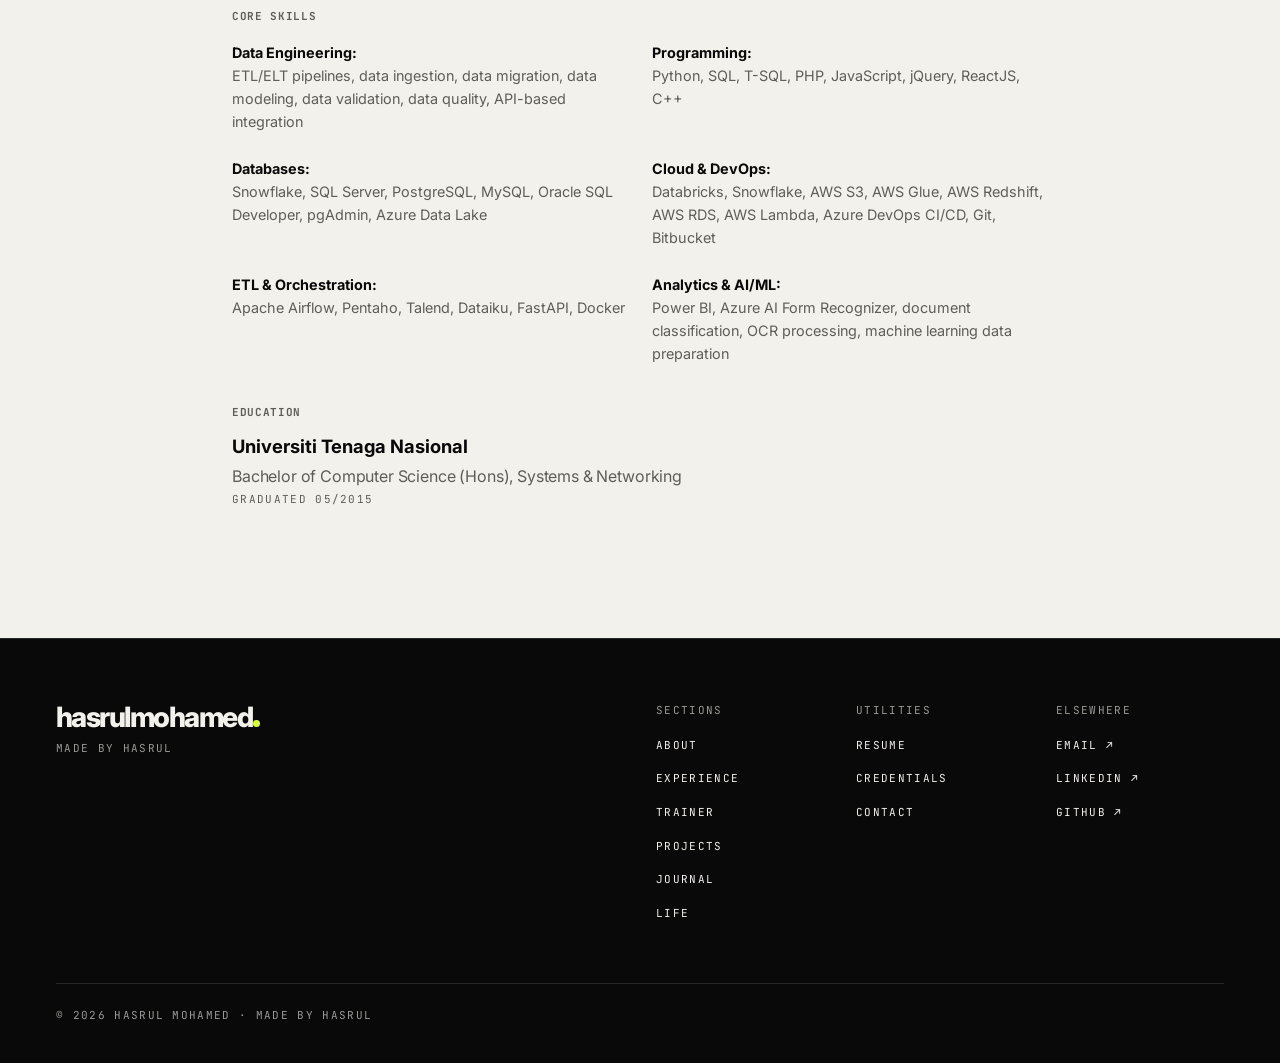
<file: resume.html>
<!DOCTYPE html>
<html lang="en">
<head>
  <meta charset="UTF-8">
  <meta name="viewport" content="width=device-width, initial-scale=1.0">
  <title>Resume · Hasrul Mohamed</title>
  <meta name="description" content="Resume of Hasrul Mohamed · Senior Data Engineer | ETL | Snowflake | Cloud Data Platforms | Applied AI/ML.">
  <link rel="stylesheet" href="css/tokens.css">
  <link rel="stylesheet" href="css/main.css">
  <link rel="stylesheet" href="css/components.css">
  <link rel="stylesheet" href="css/print.css">
  <link rel="icon" href="data:image/svg+xml,<svg xmlns=%22http://www.w3.org/2000/svg%22 viewBox=%220 0 100 100%22><text y=%22.9em%22 font-size=%2290%22>⚡</text></svg>">
</head>
<body data-surface="dark">

  <a href="#main" class="skip-link">Skip to content</a>

  <header class="site-header" data-surface="dark">
    <div class="page-container header-container">
      <a href="index.html" class="brand-logo">
        <span class="brand-title">hasrulmohamed<span class="brand-dot"></span></span>
      </a>

      <nav class="nav-primary">
        <ul class="nav-list label">
          <li><a href="about.html" class="nav-link">About</a></li>
          <li><a href="experience.html" class="nav-link">Experience</a></li>
          <li><a href="trainer.html" class="nav-link">Trainer</a></li>
          <li><a href="projects.html" class="nav-link">Projects</a></li>
          <li><a href="journal.html" class="nav-link">Journal</a></li>
          <li><a href="life.html" class="nav-link">Life</a></li>
        </ul>
      </nav>

      <nav class="nav-utilities">
        <div style="display: flex; align-items: center; gap: 1rem;">
          <a href="resume.html" class="btn-utility btn-utility-resume active">Resume ↗</a>
          <a href="contact.html" class="btn-utility">Contact →</a>
        </div>
      </nav>

      <div class="mobile-controls">
        <a href="contact.html" class="btn-utility" style="padding: 0.35rem 0.75rem;">Contact →</a>
        <button type="button" id="menu-toggle" class="btn-menu-toggle" aria-expanded="false">Menu</button>
      </div>
    </div>

    <!-- Mobile Drawer -->
    <div id="site-menu" class="mobile-drawer" data-surface="dark">
      <div class="page-container">
        <p class="label text-muted" style="margin-bottom: 0.75rem;">Primary</p>
        <ol class="mobile-nav-list">
          <li class="mobile-nav-item"><a href="about.html" class="mobile-nav-link"><span class="mobile-nav-num">01</span><span class="mobile-nav-text">About</span></a></li>
          <li class="mobile-nav-item"><a href="experience.html" class="mobile-nav-link"><span class="mobile-nav-num">02</span><span class="mobile-nav-text">Experience</span></a></li>
          <li class="mobile-nav-item"><a href="trainer.html" class="mobile-nav-link"><span class="mobile-nav-num">03</span><span class="mobile-nav-text">Trainer</span></a></li>
          <li class="mobile-nav-item"><a href="projects.html" class="mobile-nav-link"><span class="mobile-nav-num">04</span><span class="mobile-nav-text">Projects</span></a></li>
          <li class="mobile-nav-item"><a href="journal.html" class="mobile-nav-link"><span class="mobile-nav-num">05</span><span class="mobile-nav-text">Journal</span></a></li>
          <li class="mobile-nav-item"><a href="life.html" class="mobile-nav-link"><span class="mobile-nav-num">06</span><span class="mobile-nav-text">Life</span></a></li>
        </ol>
      </div>
    </div>
  </header>

  <main id="main">
    
    <section class="py-section" data-surface="dark" style="padding-bottom: 2rem;">
      <div class="page-container">
        <div style="display: flex; flex-wrap: wrap; justify-content: space-between; align-items: flex-end; gap: 1.5rem;">
          <div>
            <p class="label text-muted"><span class="text-ink" style="margin-right: 0.5rem;">//</span>Curriculum Vitae</p>
            <h1 class="text-display-lg" style="margin-top: 0.5rem;">Resume.</h1>
            <p class="text-lead" style="margin-top: 0.5rem;">Printable A4 summary formatted for engineering leadership and ATS review.</p>
          </div>
          <button type="button" onclick="window.print()" class="btn-primary btn-print">
            Print / Save PDF <span class="arrow">↓</span>
          </button>
        </div>
      </div>
    </section>

    <!-- Resume Document Card -->
    <section class="py-section" data-surface="light" style="padding-top: 3rem;">
      <div class="page-container" style="max-width: 58rem;">
        
        <!-- Header in Resume -->
        <div class="resume-header" style="border-bottom: 2px solid rgb(var(--line)); padding-bottom: 2rem; margin-bottom: 2.5rem;">
          <h2 style="font-size: 2.25rem; font-weight: 800; text-transform: uppercase; letter-spacing: -0.04em;">Hasrul Mohamed</h2>
          <p class="label text-muted" style="margin-top: 0.35rem; font-size: 0.8125rem; letter-spacing: 0.05em; font-weight: 700;">
            DATA ENGINEERING | ETL | SNOWFLAKE | CLOUD DATA PLATFORMS | APPLIED AI/ML
          </p>
          
          <div style="display: flex; flex-wrap: wrap; gap: 1.5rem; margin-top: 1rem; font-size: 0.875rem;">
            <span>📍 Cyberjaya, Selangor</span>
            <span>📞 +60 17 605 9600</span>
            <span>✉️ <a href="mailto:hasrulmohamed.hm@gmail.com" style="color: inherit;">hasrulmohamed.hm@gmail.com</a></span>
            <span>🔗 <a href="https://linkedin.com/in/hasrulmohamed" target="_blank" style="color: inherit;">linkedin.com/in/hasrulmohamed</a></span>
          </div>
        </div>

        <!-- Summary -->
        <div class="resume-section" style="margin-bottom: 2.5rem;">
          <h3 class="label text-muted" style="margin-bottom: 0.75rem; text-transform: uppercase; letter-spacing: 0.06em;">Professional Summary</h3>
          <p style="line-height: 1.7; font-size: 0.95rem;">
            Data Engineer with 10 years of experience delivering scalable data pipelines, system integrations, data quality automation, analytics platforms, cloud data warehousing, and applied AI/ML workflows. Strong background in Python, SQL Server, PostgreSQL, Snowflake, ETL orchestration, cloud data services, CI/CD deployment, and Power BI reporting. Proven record of reducing manual processing from 14 days to 30 minutes, leading data engineering teams, and converting complex business requirements into reliable, production-ready data products.
          </p>
        </div>

        <!-- Professional Experience -->
        <div class="resume-section" style="margin-bottom: 2.5rem;">
          <h3 class="label text-muted" style="margin-bottom: 1.25rem; text-transform: uppercase; letter-spacing: 0.06em;">Professional Experience</h3>
          
          <!-- PETRONAS -->
          <div class="resume-role-item" style="margin-bottom: 2rem;">
            <div style="display: flex; justify-content: space-between; align-items: baseline; flex-wrap: wrap; gap: 0.5rem;">
              <h4 style="font-size: 1.2rem; font-weight: 700;">Senior Data Engineer</h4>
              <span class="label text-muted">08/2022 to Current</span>
            </div>
            <p class="label text-muted" style="margin-top: 0.2rem; font-weight: 600;">PETRONAS, Kuala Lumpur</p>
            <ul style="margin-top: 0.65rem; margin-left: 1.25rem; line-height: 1.65; font-size: 0.9rem;">
              <li>Optimized PySpark and Delta Lake workflows for ML data preparation, enforcing data schemas and automated validation to accelerate downstream model convergence and feature extraction.</li>
              <li>Designed and engineered end-to-end ETL and feature-generation pipelines on Databricks and cloud platforms for business performance, predictive analytics, and enterprise reporting.</li>
              <li>Led data engineering and machine learning enablement for the VIRTUS IP project using Databricks, developing PySpark data ingestion, feature transformations, and MLflow pipeline integrations for model training and inference.</li>
              <li>Designed and implemented end-to-end ETL and data pipelines for business performance, gas utilization, integrity heatmap, GHG performance, and enterprise reporting use cases.</li>
              <li>Led the Data Integration &amp; Consolidation (DIC) project, managing a data engineering team to ingest generated Excel files into a PostgreSQL-based DIC database with automated validation and standardized workflows.</li>
              <li>Developed Python ETL scripts for dynamic Excel ingestion, multi-sheet extraction, data cleaning, normalization, validation, and loading into SQL Server and PostgreSQL databases.</li>
              <li>Delivered the IE-FSA project by designing Pentaho ETL pipelines and deploying production releases through Azure DevOps CI/CD for repeatable and consistent batch processing.</li>
              <li>Integrated AI/ML services into production data pipelines using Azure AI Form Recognizer and Python to automate document classification, PDF preprocessing, structured extraction, and confidence-based routing.</li>
              <li>Flattened nested JSON outputs into normalized datasets for downstream analytics, reporting, and machine learning workflows.</li>
              <li>Engineered a SQL Server-to-SQL Server migration framework using FastAPI and Python for JSON-based serialization, validation, and upsert processing.</li>
              <li>Automated ETL workflows with Apache Airflow and Python operators, improving pipeline orchestration, monitoring, error handling, and operational reliability.</li>
              <li>Directed AVOCET-to-UDP data integration, including mapping configuration, Python-based ETL scripts, API endpoint setup, and Airflow/Docker deployment.</li>
              <li>Developed custom Python scripts for data QA/QC, pre-load validation, and automated data patching before migration to the unified database platform.</li>
              <li>Created data models in LucidChart and translated them into scalable MS SQL scripts aligned with business requirements.</li>
              <li>Authored and maintained SQL Server stored procedures, triggers, indexing logic, DDL scripts, and DML scripts for automated data patching and pre-load calculations.</li>
              <li>Optimized Python and SQL ETL performance, reducing regional source file integration time from 14 days to 30 minutes through indexing, execution plan tuning, and process automation.</li>
              <li>Built Power BI dashboards for monthly and yearly performance reviews, enabling better data visibility for business stakeholders.</li>
              <li>Supported cloud data warehousing initiatives using Snowflake for staged data loading and SQL transformations, alongside AWS S3, Glue, and Redshift for staging, ETL, and centralized analytics.</li>
            </ul>
          </div>

          <!-- Selected Project: RASTER -->
          <div class="resume-role-item" style="margin-bottom: 2rem; background: rgb(var(--bg-raised)); padding: 1.25rem; border-left: 3px solid rgb(var(--ink));">
            <div style="display: flex; justify-content: space-between; align-items: baseline; flex-wrap: wrap; gap: 0.5rem;">
              <h4 style="font-size: 1.1rem; font-weight: 700;">Selected Project: RASTER - Robust Autonomous Data Enrichment</h4>
              <span class="label text-muted">2025</span>
            </div>
            <p class="label text-muted" style="margin-top: 0.2rem; font-weight: 600;">PETRONAS with Schlumberger</p>
            <ul style="margin-top: 0.65rem; margin-left: 1.25rem; line-height: 1.65; font-size: 0.9rem;">
              <li>Collaborated with Schlumberger to build Dataiku-based data quality, transformation, and mapping pipelines for upstream document processing.</li>
              <li>Built automated document classification and extraction workflows using Azure AI Form Recognizer, Dataiku, and Python.</li>
              <li>Engineered preprocessing logic for splitting, classifying, filtering, and routing scanned PDF documents based on content confidence, page structure, and metadata.</li>
              <li>Designed reusable Python modules to classify scanned documents, extract structured fields using pre-trained Azure models, and flatten JSON outputs into normalized tabular datasets.</li>
              <li>Created Dataiku flow steps to transform raw data into curated outputs with business rules, traceability, field-level quality scores, and Excel-based business deliverables.</li>
              <li>Integrated image processing and OCR-based search/filtering to improve document selection and pipeline accuracy.</li>
            </ul>
          </div>

          <!-- Credit Guarantee Corporation Malaysia Berhad -->
          <div class="resume-role-item" style="margin-bottom: 2rem;">
            <div style="display: flex; justify-content: space-between; align-items: baseline; flex-wrap: wrap; gap: 0.5rem;">
              <h4 style="font-size: 1.2rem; font-weight: 700;">Analyst Programmer</h4>
              <span class="label text-muted">08/2021 to 07/2022</span>
            </div>
            <p class="label text-muted" style="margin-top: 0.2rem; font-weight: 600;">Credit Guarantee Corporation Malaysia Berhad, Selangor</p>
            <ul style="margin-top: 0.65rem; margin-left: 1.25rem; line-height: 1.65; font-size: 0.9rem;">
              <li>Delivered BIMS product enhancements for SME loan application workflows, translating business requirements into functional ReactJS and PrimeReact modules.</li>
              <li>Performed root-cause analysis on MIA, arrears, payment posting, and statement of account calculation defects; corrected impacted customer records using PostgreSQL and Oracle SQL scripts.</li>
              <li>Built production-ready SQL scripts for account remediation, data patching, deployment support, and program fixes, improving data accuracy across financing and guarantee operations.</li>
              <li>Provided BAU support for GFOS financing and guarantee systems used by branches across Malaysia, helping maintain continuity for SME financing application processing.</li>
              <li>Prepared test scripts and release support under tight timelines, reducing deployment risk for customer-facing finance calculation changes.</li>
              <li>Coordinated with international vendors and internal stakeholders to resolve core system issues, functional defects, cosmetic issues, and branch-reported incidents.</li>
            </ul>
          </div>

          <!-- Academy of Family Physicians of Malaysia -->
          <div class="resume-role-item" style="margin-bottom: 2rem;">
            <div style="display: flex; justify-content: space-between; align-items: baseline; flex-wrap: wrap; gap: 0.5rem;">
              <h4 style="font-size: 1.2rem; font-weight: 700;">Software Engineer</h4>
              <span class="label text-muted">12/2019 to 07/2021</span>
            </div>
            <p class="label text-muted" style="margin-top: 0.2rem; font-weight: 600;">Academy of Family Physicians of Malaysia, Kuala Lumpur</p>
            <ul style="margin-top: 0.65rem; margin-left: 1.25rem; line-height: 1.65; font-size: 0.9rem;">
              <li>Developed and launched AIMS, an online membership and course application platform that digitized application intake, payment processing, and e-receipt generation.</li>
              <li>Built full-stack modules using Laravel, PHP, MySQL, JavaScript, jQuery, HTML, and HeidiSQL, supporting membership operations and course administration workflows.</li>
              <li>Integrated payment and e-receipt functionality into the membership platform, improving transaction traceability and reducing manual follow-up for administrative teams.</li>
              <li>Maintained Moodle e-learning modules and updated user/intake data, supporting course delivery and online learning access for members and trainees.</li>
              <li>Revamped and maintained the Academy website, improving access to updated programs, membership, and organizational information for external users.</li>
            </ul>
          </div>

          <!-- JMR Consulting Sdn Bhd -->
          <div class="resume-role-item" style="margin-bottom: 1.75rem;">
            <div style="display: flex; justify-content: space-between; align-items: baseline; flex-wrap: wrap; gap: 0.5rem;">
              <h4 style="font-size: 1.2rem; font-weight: 700;">IT Consultant</h4>
              <span class="label text-muted">06/2015 to 11/2019</span>
            </div>
            <p class="label text-muted" style="margin-top: 0.2rem; font-weight: 600;">JMR Consulting Sdn Bhd, Kuala Lumpur</p>
            <ul style="margin-top: 0.65rem; margin-left: 1.25rem; line-height: 1.65; font-size: 0.9rem;">
              <li>Provided 4+ years of IT consulting support across databases, web applications, infrastructure, and client support functions for legacy business systems.</li>
              <li>Designed database schemas and optimized SQL queries for PHP and jQuery-based web applications, improving data structure, maintainability, and application performance.</li>
              <li>Diagnosed system bottlenecks and performed hardware upgrades, software tuning, and troubleshooting to support 99.9% uptime for client environments.</li>
              <li>Acted as technical lead for digital transformation initiatives, supporting migration from on-premises data storage to early cloud-based storage solutions.</li>
              <li>Delivered end-user technical support, issue investigation, system maintenance, and client advisory services to improve operational stability and service continuity.</li>
            </ul>
          </div>
        </div>

        <!-- Core Skills -->
        <div class="resume-section" style="margin-bottom: 2.5rem;">
          <h3 class="label text-muted" style="margin-bottom: 1rem; text-transform: uppercase; letter-spacing: 0.06em;">Core Skills</h3>
          <div style="display: grid; grid-template-columns: repeat(auto-fit, minmax(260px, 1fr)); gap: 1.5rem; font-size: 0.9rem; line-height: 1.6;">
            <div>
              <p><strong>Data Engineering:</strong><br><span class="text-muted">ETL/ELT pipelines, data ingestion, data migration, data modeling, data validation, data quality, API-based integration</span></p>
            </div>
            <div>
              <p><strong>Programming:</strong><br><span class="text-muted">Python, SQL, T-SQL, PHP, JavaScript, jQuery, ReactJS, C++</span></p>
            </div>
            <div>
              <p><strong>Databases:</strong><br><span class="text-muted">Snowflake, SQL Server, PostgreSQL, MySQL, Oracle SQL Developer, pgAdmin, Azure Data Lake</span></p>
            </div>
            <div>
              <p><strong>Cloud &amp; DevOps:</strong><br><span class="text-muted">Databricks, Snowflake, AWS S3, AWS Glue, AWS Redshift, AWS RDS, AWS Lambda, Azure DevOps CI/CD, Git, Bitbucket</span></p>
            </div>
            <div>
              <p><strong>ETL &amp; Orchestration:</strong><br><span class="text-muted">Apache Airflow, Pentaho, Talend, Dataiku, FastAPI, Docker</span></p>
            </div>
            <div>
              <p><strong>Analytics &amp; AI/ML:</strong><br><span class="text-muted">Power BI, Azure AI Form Recognizer, document classification, OCR processing, machine learning data preparation</span></p>
            </div>
          </div>
        </div>

        <!-- Education -->
        <div class="resume-section" style="margin-bottom: 1rem;">
          <h3 class="label text-muted" style="margin-bottom: 0.75rem; text-transform: uppercase; letter-spacing: 0.06em;">Education</h3>
          <div>
            <h4 style="font-size: 1.15rem; font-weight: 700;">Universiti Tenaga Nasional</h4>
            <p class="text-lead" style="font-size: 1rem; margin-top: 0.2rem;">Bachelor of Computer Science (Hons), Systems &amp; Networking</p>
            <p class="label text-muted" style="margin-top: 0.25rem;">Graduated 05/2015</p>
          </div>
        </div>

      </div>
    </section>

  </main>

  <footer class="site-footer" data-surface="dark">
    <div class="page-container footer-grid">
      <div class="footer-brand-col">
        <span class="brand-title" style="font-size: 1.75rem;">hasrulmohamed<span class="brand-dot"></span></span>
        <p class="label text-muted" style="margin-top: 0.5rem;">Made by Hasrul</p>
      </div>
      <nav class="footer-nav-col" aria-label="Footer sections">
        <p class="label text-muted" style="margin-bottom: 0.75rem;">Sections</p>
        <ul class="footer-link-list">
          <li><a href="about.html" class="footer-link">About</a></li>
          <li><a href="experience.html" class="footer-link">Experience</a></li>
          <li><a href="trainer.html" class="footer-link">Trainer</a></li>
          <li><a href="projects.html" class="footer-link">Projects</a></li>
          <li><a href="journal.html" class="footer-link">Journal</a></li>
          <li><a href="life.html" class="footer-link">Life</a></li>
        </ul>
      </nav>
      <nav class="footer-nav-col" aria-label="Footer utilities">
        <p class="label text-muted" style="margin-bottom: 0.75rem;">Utilities</p>
        <ul class="footer-link-list">
          <li><a href="resume.html" class="footer-link">Resume</a></li>
          <li><a href="credentials.html" class="footer-link">Credentials</a></li>
          <li><a href="contact.html" class="footer-link">Contact</a></li>
        </ul>
      </nav>
      <div class="footer-nav-col" aria-label="Elsewhere social links">
        <p class="label text-muted" style="margin-bottom: 0.75rem;">Elsewhere</p>
        <ul class="footer-link-list">
          <li><a href="mailto:hasrulmohamed.hm@gmail.com" class="footer-link">Email ↗</a></li>
          <li><a href="https://linkedin.com/in/hasrulmohamed" target="_blank" class="footer-link">LinkedIn ↗</a></li>
          <li><a href="https://github.com/hasrulmohamed-hm" target="_blank" class="footer-link">GitHub ↗</a></li>
        </ul>
      </div>
      <div class="footer-bottom-col" style="border-top: 1px solid rgb(var(--line)); padding-top: 1.5rem; margin-top: 1rem;">
        <p class="label text-muted">© <span class="copyright-year">2026</span> Hasrul Mohamed · Made by Hasrul</p>
      </div>
    </div>
  </footer>

  <script src="js/main.js"></script>
</body>
</html>
</file>
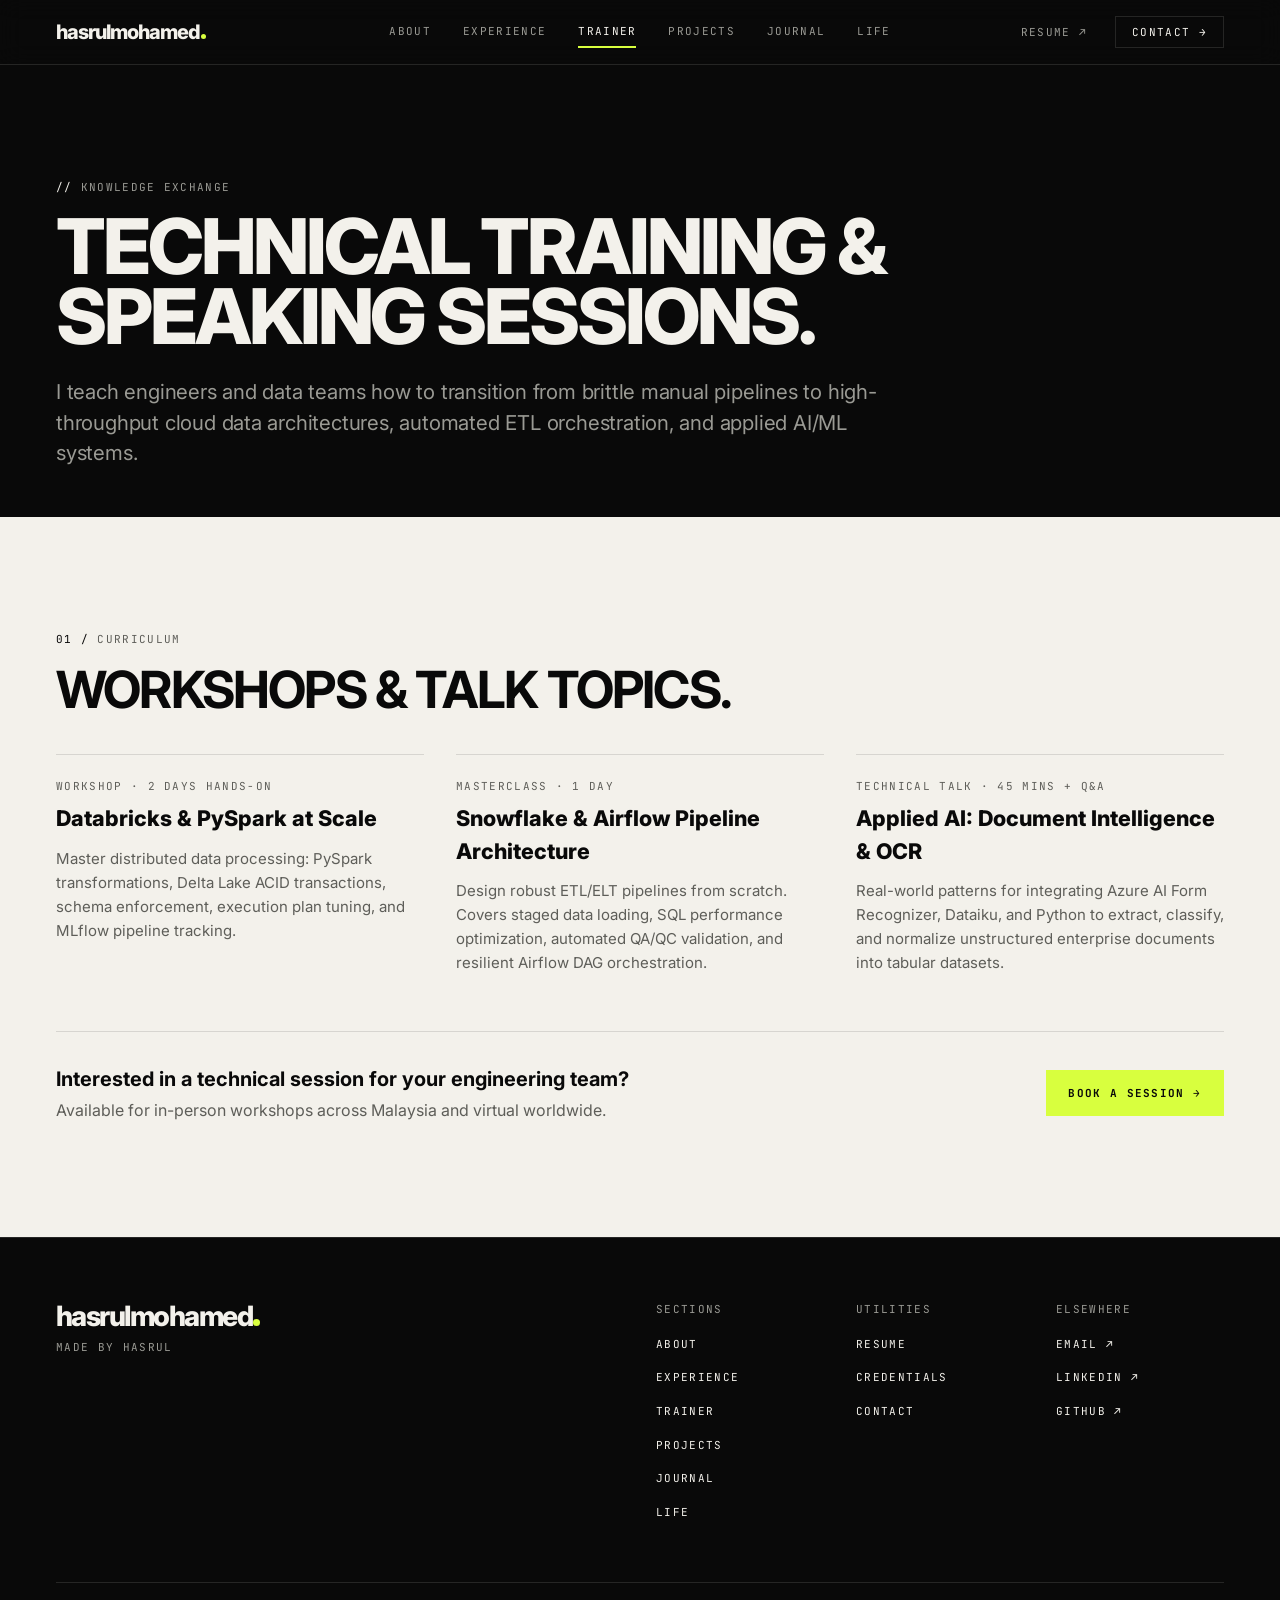
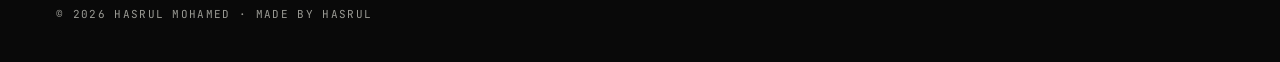
<file: trainer.html>
<!DOCTYPE html>
<html lang="en">
<head>
  <meta charset="UTF-8">
  <meta name="viewport" content="width=device-width, initial-scale=1.0">
  <title>Trainer &amp; Speaking · Hasrul Mohamed</title>
  <meta name="description" content="Technical workshops, data engineering training, and conference speaking by Hasrul Mohamed · Senior Data Engineer.">
  <link rel="stylesheet" href="css/tokens.css">
  <link rel="stylesheet" href="css/main.css">
  <link rel="stylesheet" href="css/components.css">
  <link rel="icon" href="data:image/svg+xml,<svg xmlns=%22http://www.w3.org/2000/svg%22 viewBox=%220 0 100 100%22><text y=%22.9em%22 font-size=%2290%22>⚡</text></svg>">
</head>
<body data-surface="dark">

  <a href="#main" class="skip-link">Skip to content</a>

  <header class="site-header" data-surface="dark">
    <div class="page-container header-container">
      <a href="index.html" class="brand-logo">
        <span class="brand-title">hasrulmohamed<span class="brand-dot"></span></span>
      </a>

      <nav class="nav-primary">
        <ul class="nav-list label">
          <li><a href="about.html" class="nav-link">About</a></li>
          <li><a href="experience.html" class="nav-link">Experience</a></li>
          <li><a href="trainer.html" class="nav-link active">Trainer</a></li>
          <li><a href="projects.html" class="nav-link">Projects</a></li>
          <li><a href="journal.html" class="nav-link">Journal</a></li>
          <li><a href="life.html" class="nav-link">Life</a></li>
        </ul>
      </nav>

      <nav class="nav-utilities">
        <div style="display: flex; align-items: center; gap: 1rem;">
          <a href="resume.html" class="btn-utility btn-utility-resume">Resume ↗</a>
          <a href="contact.html" class="btn-utility">Contact →</a>
        </div>
      </nav>

      <div class="mobile-controls">
        <a href="contact.html" class="btn-utility" style="padding: 0.35rem 0.75rem;">Contact →</a>
        <button type="button" id="menu-toggle" class="btn-menu-toggle" aria-expanded="false">Menu</button>
      </div>
    </div>

    <!-- Mobile Drawer -->
    <div id="site-menu" class="mobile-drawer" data-surface="dark">
      <div class="page-container">
        <p class="label text-muted" style="margin-bottom: 0.75rem;">Primary</p>
        <ol class="mobile-nav-list">
          <li class="mobile-nav-item"><a href="about.html" class="mobile-nav-link"><span class="mobile-nav-num">01</span><span class="mobile-nav-text">About</span></a></li>
          <li class="mobile-nav-item"><a href="experience.html" class="mobile-nav-link"><span class="mobile-nav-num">02</span><span class="mobile-nav-text">Experience</span></a></li>
          <li class="mobile-nav-item"><a href="trainer.html" class="mobile-nav-link"><span class="mobile-nav-num">03</span><span class="mobile-nav-text">Trainer</span></a></li>
          <li class="mobile-nav-item"><a href="projects.html" class="mobile-nav-link"><span class="mobile-nav-num">04</span><span class="mobile-nav-text">Projects</span></a></li>
          <li class="mobile-nav-item"><a href="journal.html" class="mobile-nav-link"><span class="mobile-nav-num">05</span><span class="mobile-nav-text">Journal</span></a></li>
          <li class="mobile-nav-item"><a href="life.html" class="mobile-nav-link"><span class="mobile-nav-num">06</span><span class="mobile-nav-text">Life</span></a></li>
        </ol>
      </div>
    </div>
  </header>

  <main id="main">
    
    <section class="py-section" data-surface="dark" style="padding-bottom: 3rem;">
      <div class="page-container">
        <div style="max-width: 52rem;">
          <p class="label text-muted"><span class="text-ink" style="margin-right: 0.5rem;">//</span>Knowledge Exchange</p>
          <h1 class="text-display-lg" style="margin-top: 1rem;">
            Technical Training &amp;<br>Speaking Sessions.
          </h1>
          <p class="text-lead" style="margin-top: 1.5rem;">
            I teach engineers and data teams how to transition from brittle manual pipelines to high-throughput cloud data architectures, automated ETL orchestration, and applied AI/ML systems.
          </p>
        </div>
      </div>
    </section>

    <!-- Sessions Section -->
    <section class="py-section" data-surface="light">
      <div class="page-container">
        
        <p class="label text-muted"><span class="text-ink" style="margin-right: 0.5rem;">01 /</span>Curriculum</p>
        <h2 class="text-display-md" style="margin-top: 1rem;">Workshops &amp; Talk Topics.</h2>

        <div style="display: grid; grid-template-columns: repeat(auto-fit, minmax(320px, 1fr)); gap: 2rem; margin-top: 2.5rem;">
          
          <div style="border-top: 1px solid rgb(var(--line)); padding-top: 1.5rem;">
            <p class="label text-muted">Workshop · 2 Days Hands-On</p>
            <h3 style="font-size: 1.35rem; font-weight: 800; margin-top: 0.5rem;">Databricks &amp; PySpark at Scale</h3>
            <p class="text-muted" style="margin-top: 0.75rem; line-height: 1.6; font-size: 0.9375rem;">
              Master distributed data processing: PySpark transformations, Delta Lake ACID transactions, schema enforcement, execution plan tuning, and MLflow pipeline tracking.
            </p>
          </div>

          <div style="border-top: 1px solid rgb(var(--line)); padding-top: 1.5rem;">
            <p class="label text-muted">Masterclass · 1 Day</p>
            <h3 style="font-size: 1.35rem; font-weight: 800; margin-top: 0.5rem;">Snowflake &amp; Airflow Pipeline Architecture</h3>
            <p class="text-muted" style="margin-top: 0.75rem; line-height: 1.6; font-size: 0.9375rem;">
              Design robust ETL/ELT pipelines from scratch. Covers staged data loading, SQL performance optimization, automated QA/QC validation, and resilient Airflow DAG orchestration.
            </p>
          </div>

          <div style="border-top: 1px solid rgb(var(--line)); padding-top: 1.5rem;">
            <p class="label text-muted">Technical Talk · 45 mins + Q&amp;A</p>
            <h3 style="font-size: 1.35rem; font-weight: 800; margin-top: 0.5rem;">Applied AI: Document Intelligence &amp; OCR</h3>
            <p class="text-muted" style="margin-top: 0.75rem; line-height: 1.6; font-size: 0.9375rem;">
              Real-world patterns for integrating Azure AI Form Recognizer, Dataiku, and Python to extract, classify, and normalize unstructured enterprise documents into tabular datasets.
            </p>
          </div>

        </div>

        <div style="margin-top: 3.5rem; border-top: 1px solid rgb(var(--line)); padding-top: 2rem; display: flex; flex-wrap: wrap; justify-content: space-between; align-items: center; gap: 1rem;">
          <div>
            <h3 style="font-size: 1.25rem; font-weight: 700;">Interested in a technical session for your engineering team?</h3>
            <p class="text-muted" style="margin-top: 0.25rem;">Available for in-person workshops across Malaysia and virtual worldwide.</p>
          </div>
          <a href="contact.html" class="btn-primary">Book a session →</a>
        </div>

      </div>
    </section>

  </main>

  <footer class="site-footer" data-surface="dark">
    <div class="page-container footer-grid">
      <div class="footer-brand-col">
        <span class="brand-title" style="font-size: 1.75rem;">hasrulmohamed<span class="brand-dot"></span></span>
        <p class="label text-muted" style="margin-top: 0.5rem;">Made by Hasrul</p>
      </div>
      <nav class="footer-nav-col" aria-label="Footer sections">
        <p class="label text-muted" style="margin-bottom: 0.75rem;">Sections</p>
        <ul class="footer-link-list">
          <li><a href="about.html" class="footer-link">About</a></li>
          <li><a href="experience.html" class="footer-link">Experience</a></li>
          <li><a href="trainer.html" class="footer-link">Trainer</a></li>
          <li><a href="projects.html" class="footer-link">Projects</a></li>
          <li><a href="journal.html" class="footer-link">Journal</a></li>
          <li><a href="life.html" class="footer-link">Life</a></li>
        </ul>
      </nav>
      <nav class="footer-nav-col" aria-label="Footer utilities">
        <p class="label text-muted" style="margin-bottom: 0.75rem;">Utilities</p>
        <ul class="footer-link-list">
          <li><a href="resume.html" class="footer-link">Resume</a></li>
          <li><a href="credentials.html" class="footer-link">Credentials</a></li>
          <li><a href="contact.html" class="footer-link">Contact</a></li>
        </ul>
      </nav>
      <div class="footer-nav-col" aria-label="Elsewhere social links">
        <p class="label text-muted" style="margin-bottom: 0.75rem;">Elsewhere</p>
        <ul class="footer-link-list">
          <li><a href="mailto:hasrulmohamed.hm@gmail.com" class="footer-link">Email ↗</a></li>
          <li><a href="https://linkedin.com/in/hasrulmohamed" target="_blank" class="footer-link">LinkedIn ↗</a></li>
          <li><a href="https://github.com/hasrulmohamed-hm" target="_blank" class="footer-link">GitHub ↗</a></li>
        </ul>
      </div>
      <div class="footer-bottom-col" style="border-top: 1px solid rgb(var(--line)); padding-top: 1.5rem; margin-top: 1rem;">
        <p class="label text-muted">© <span class="copyright-year">2026</span> Hasrul Mohamed · Made by Hasrul</p>
      </div>
    </div>
  </footer>

  <script src="js/main.js"></script>
</body>
</html>
</file>
<file: css/tokens.css>
@import url('https://fonts.googleapis.com/css2?family=Inter:wght@300;400;500;600;700;800;900&family=JetBrains+Mono:wght@400;500;600;700&display=swap');

:root {
  /* Core Color Primitives */
  --carbon: 9 9 9;             /* #090909 deep carbon obsidian */
  --carbon-raised: 20 20 19;   /* #141413 elevated card on dark */
  --warm: 243 241 235;         /* #F3F1EB warm linen off-white */
  --warm-sunk: 232 229 221;    /* #E8E5DD sunken inset on light */
  --grey: 154 154 148;         /* #9A9A94 muted text on dark */
  --grey-ink: 94 94 89;        /* #5E5E59 muted text on light */
  --lime: 216 255 62;          /* #D8FF3E signature electric chartreuse lime */
  
  /* Layout Dimensions */
  --page-max: 90rem;           /* 1440px max width */
  --gutter: 1.25rem;           /* Mobile margin */
  --header-h: 4rem;            /* 64px header height */
  
  /* Font Families */
  --font-sans: 'Inter', system-ui, -apple-system, sans-serif;
  --font-mono: 'JetBrains Mono', ui-monospace, SFMono-Regular, monospace;
}

@media (min-width: 768px) {
  :root {
    --gutter: 2.25rem;
  }
}

@media (min-width: 1280px) {
  :root {
    --gutter: 3.5rem;
  }
}

/* Surface Mode Theming */
[data-surface="dark"] {
  --bg: var(--carbon);
  --bg-raised: var(--carbon-raised);
  --fg: var(--warm);
  --muted: var(--grey);
  --line: 243 241 235 / 0.12;
  --grid-line: 243 241 235 / 0.045;
  --signal-text: var(--lime);
  color-scheme: dark;
}

[data-surface="light"] {
  --bg: var(--warm);
  --bg-raised: var(--warm-sunk);
  --fg: var(--carbon);
  --muted: var(--grey-ink);
  --line: 9 9 9 / 0.12;
  --grid-line: 9 9 9 / 0.05;
  --signal-text: var(--carbon);
  color-scheme: light;
}

/* Base Reset & Typography */
*, *::before, *::after {
  box-sizing: border-box;
  margin: 0;
  padding: 0;
}

html {
  font-family: var(--font-sans);
  background-color: rgb(var(--carbon));
  color: rgb(var(--warm));
  -webkit-font-smoothing: antialiased;
  -moz-osx-font-smoothing: grayscale;
  scroll-behavior: smooth;
  font-size: 16px;
}

body {
  line-height: 1.5;
  min-height: 100vh;
  display: flex;
  flex-direction: column;
}

::selection {
  background: rgb(var(--lime));
  color: rgb(var(--carbon));
}

:focus-visible {
  outline: 2px solid rgb(var(--lime));
  outline-offset: 3px;
}

[data-surface="light"] :focus-visible {
  outline-color: rgb(var(--carbon));
}

/* Surface Application */
[data-surface] {
  background-color: rgb(var(--bg));
  color: rgb(var(--fg));
}

/* Typography Utility Classes */
.label {
  font-family: var(--font-mono);
  font-size: 0.6875rem;
  line-height: 1.4;
  letter-spacing: 0.12em;
  text-transform: uppercase;
}

.text-display-xl {
  font-family: var(--font-sans);
  font-size: clamp(3rem, 7.2vw, 8.5rem);
  font-weight: 800;
  line-height: 0.9;
  letter-spacing: -0.045em;
  text-transform: uppercase;
}

.text-display-lg {
  font-family: var(--font-sans);
  font-size: clamp(2.5rem, 6vw, 5.75rem);
  font-weight: 800;
  line-height: 0.92;
  letter-spacing: -0.04em;
  text-transform: uppercase;
}

.text-display-md {
  font-family: var(--font-sans);
  font-size: clamp(2rem, 4vw, 3.5rem);
  font-weight: 700;
  line-height: 0.98;
  letter-spacing: -0.035em;
  text-transform: uppercase;
}

.text-display-sm {
  font-family: var(--font-sans);
  font-size: clamp(1.5rem, 2.5vw, 2rem);
  font-weight: 700;
  line-height: 1.1;
  letter-spacing: -0.025em;
  text-transform: uppercase;
}

.text-lead {
  font-size: clamp(1.125rem, 1.6vw, 1.375rem);
  line-height: 1.5;
  letter-spacing: -0.01em;
  color: rgb(var(--muted));
}

.font-mono {
  font-family: var(--font-mono);
}

.font-sans {
  font-family: var(--font-sans);
}

/* Layout Containers */
.page-container {
  width: 100%;
  max-width: var(--page-max);
  padding-inline: var(--gutter);
  margin-inline: auto;
}

.page-grid {
  width: 100%;
  max-width: var(--page-max);
  padding-inline: var(--gutter);
  margin-inline: auto;
  display: grid;
  grid-template-columns: repeat(4, minmax(0, 1fr));
  column-gap: 1rem;
}

@media (min-width: 768px) {
  .page-grid {
    grid-template-columns: repeat(8, minmax(0, 1fr));
    column-gap: 1.5rem;
  }
}

@media (min-width: 1024px) {
  .page-grid {
    grid-template-columns: repeat(12, minmax(0, 1fr));
    column-gap: 2rem;
  }
}

/* Background Grids & Borders */
.bg-tech-grid {
  background-image: 
    linear-gradient(rgb(var(--grid-line)) 1px, transparent 1px),
    linear-gradient(90deg, rgb(var(--grid-line)) 1px, transparent 1px);
  background-position: -1px -1px;
  background-size: 4rem 4rem;
}

.border-line {
  border-color: rgb(var(--line));
}

.text-muted {
  color: rgb(var(--muted));
}

.text-ink {
  color: rgb(var(--fg));
}

.text-lime {
  color: rgb(var(--lime));
}

.bg-lime {
  background-color: rgb(var(--lime));
}

.bg-carbon {
  background-color: rgb(var(--carbon));
}

.bg-raised {
  background-color: rgb(var(--bg-raised));
}

.bg-surface {
  background-color: rgb(var(--bg));
}

.py-section {
  padding-top: clamp(4.5rem, 9vw, 8rem);
  padding-bottom: clamp(4.5rem, 9vw, 8rem);
}
</file>
<file: css/main.css>
/* Site Header & Navigation */
.site-header {
  position: sticky;
  top: 0;
  z-index: 50;
  border-bottom: 1px solid rgb(var(--line));
  background-color: rgba(var(--bg), 0.88);
  backdrop-filter: blur(12px);
  -webkit-backdrop-filter: blur(12px);
  transition: background-color 0.25s ease, border-color 0.25s ease;
}

.header-container {
  display: flex;
  height: var(--header-h);
  align-items: center;
  justify-content: space-between;
  gap: 1.5rem;
}

@media (min-width: 1024px) {
  .header-container {
    display: grid;
    grid-template-columns: 1fr auto 1fr;
  }
}

/* Brand Wordmark */
.brand-logo {
  display: flex;
  align-items: center;
  gap: 0.625rem;
  text-decoration: none;
  color: rgb(var(--fg));
  justify-self: start;
}

.brand-title {
  font-family: var(--font-sans);
  font-weight: 800;
  font-size: 1.25rem;
  letter-spacing: -0.055em;
  line-height: 1;
}

.brand-dot {
  display: inline-block;
  width: 0.24em;
  height: 0.24em;
  border-radius: 9999px;
  background-color: rgb(var(--lime));
  margin-left: 0.05em;
  vertical-align: baseline;
}

/* Primary Desktop Nav */
.nav-primary {
  display: none;
}

@media (min-width: 1024px) {
  .nav-primary {
    display: block;
  }
}

.nav-list {
  display: flex;
  align-items: center;
  list-style: none;
  gap: 1.5rem;
}

@media (min-width: 1280px) {
  .nav-list {
    gap: 2rem;
  }
}

.nav-link {
  position: relative;
  display: block;
  padding: 0.5rem 0;
  color: rgb(var(--muted));
  text-decoration: none;
  transition: color 0.2s ease;
}

.nav-link:hover, .nav-link.active {
  color: rgb(var(--fg));
}

.nav-link::after {
  content: '';
  position: absolute;
  left: 0;
  right: 0;
  bottom: 0;
  height: 2px;
  background-color: rgb(var(--lime));
  opacity: 0;
  transform: translateY(2px);
  transition: opacity 0.2s ease, transform 0.2s ease;
}

.nav-link:hover::after, .nav-link.active::after {
  opacity: 1;
  transform: translateY(0);
}

/* Utilities Nav */
.nav-utilities {
  display: none;
  justify-self: end;
}

@media (min-width: 1024px) {
  .nav-utilities {
    display: block;
  }
}

.btn-utility {
  display: inline-flex;
  align-items: center;
  gap: 0.35rem;
  padding: 0.45rem 1rem;
  border: 1px solid rgb(var(--line));
  background: transparent;
  color: rgb(var(--fg));
  text-decoration: none;
  font-family: var(--font-mono);
  font-size: 0.6875rem;
  letter-spacing: 0.12em;
  text-transform: uppercase;
  transition: all 0.2s ease;
  cursor: pointer;
}

.btn-utility:hover {
  border-color: rgb(var(--lime));
  color: rgb(var(--lime));
}

.btn-utility-resume {
  color: rgb(var(--muted));
  border: none;
  padding: 0.45rem 0.75rem;
}

.btn-utility-resume:hover {
  color: rgb(var(--fg));
}

/* Mobile Nav Trigger */
.mobile-controls {
  display: flex;
  align-items: center;
  gap: 1rem;
}

@media (min-width: 1024px) {
  .mobile-controls {
    display: none;
  }
}

.btn-menu-toggle {
  background: transparent;
  border: none;
  color: rgb(var(--fg));
  padding: 0.5rem;
  font-family: var(--font-mono);
  font-size: 0.75rem;
  letter-spacing: 0.12em;
  text-transform: uppercase;
  cursor: pointer;
}

/* Fullscreen Mobile Drawer */
.mobile-drawer {
  position: fixed;
  inset-inline: 0;
  top: var(--header-h);
  bottom: 0;
  background-color: rgb(var(--bg));
  z-index: 49;
  overflow-y: auto;
  padding-block: 2rem;
  border-top: 1px solid rgb(var(--line));
  display: none;
  flex-direction: column;
}

.mobile-drawer.open {
  display: flex;
}

.mobile-nav-list {
  list-style: none;
  border-top: 1px solid rgb(var(--line));
}

.mobile-nav-item {
  border-bottom: 1px solid rgb(var(--line));
}

.mobile-nav-link {
  display: flex;
  align-items: baseline;
  gap: 1.25rem;
  padding-block: 1rem;
  text-decoration: none;
  color: rgb(var(--fg));
}

.mobile-nav-num {
  font-family: var(--font-mono);
  font-size: 0.75rem;
  color: rgb(var(--muted));
  width: 1.75rem;
}

.mobile-nav-text {
  font-size: 1.75rem;
  font-weight: 700;
  text-transform: uppercase;
  letter-spacing: -0.03em;
}

/* Standard Buttons & Action Links */
.btn-primary {
  display: inline-flex;
  align-items: center;
  gap: 0.75rem;
  padding: 0.875rem 1.35rem;
  background-color: rgb(var(--lime));
  color: rgb(var(--carbon));
  font-family: var(--font-mono);
  font-size: 0.6875rem;
  letter-spacing: 0.12em;
  text-transform: uppercase;
  font-weight: 700;
  text-decoration: none;
  border: 1px solid transparent;
  transition: all 0.2s ease;
  cursor: pointer;
}

.btn-primary:hover {
  background-color: rgb(var(--fg));
  color: rgb(var(--bg));
}

.btn-primary span.arrow {
  transition: transform 0.2s ease;
}

.btn-primary:hover span.arrow {
  transform: translateX(4px);
}

.link-inline-cta {
  display: inline-flex;
  align-items: center;
  gap: 0.5rem;
  padding-bottom: 0.25rem;
  border-bottom: 1px solid currentColor;
  color: rgb(var(--fg));
  text-decoration: none;
  font-family: var(--font-mono);
  font-size: 0.6875rem;
  letter-spacing: 0.12em;
  text-transform: uppercase;
  transition: color 0.2s ease;
}

.link-inline-cta:hover {
  color: rgb(var(--signal-text));
}

.link-inline-cta span.arrow {
  transition: transform 0.2s ease;
}

.link-inline-cta:hover span.arrow {
  transform: translate(2px, -2px);
}

/* Status Indicator Dot */
.status-pill {
  display: flex;
  align-items: center;
  gap: 0.6rem;
  font-size: 0.8125rem;
}

.pulse-dot {
  width: 0.5rem;
  height: 0.5rem;
  border-radius: 9999px;
  background-color: rgb(var(--lime));
  position: relative;
  flex-shrink: 0;
}

.pulse-dot::after {
  content: '';
  position: absolute;
  inset: -2px;
  border-radius: 9999px;
  border: 1px solid rgb(var(--lime));
  opacity: 0.75;
  animation: pulse 2s cubic-bezier(0.4, 0, 0.6, 1) infinite;
}

@keyframes pulse {
  0% { transform: scale(1); opacity: 0.8; }
  50% { transform: scale(1.8); opacity: 0; }
  100% { transform: scale(1); opacity: 0; }
}

/* Accessibility Skip Link */
.skip-link {
  position: absolute;
  top: -100px;
  left: 1rem;
  z-index: 100;
  padding: 0.5rem 1rem;
  background-color: rgb(var(--lime));
  color: rgb(var(--carbon));
  font-family: var(--font-mono);
  font-size: 0.75rem;
  text-decoration: none;
  font-weight: 700;
  transition: top 0.2s ease;
}

.skip-link:focus {
  top: 1rem;
}

/* Footer */
.site-footer {
  border-top: 1px solid rgb(var(--line));
  padding-block: 4rem 2.5rem;
  background-color: rgb(var(--carbon));
  color: rgb(var(--warm));
}

.footer-grid {
  display: grid;
  grid-template-columns: 1fr;
  row-gap: 2.5rem;
}

@media (min-width: 1024px) {
  .footer-grid {
    grid-template-columns: repeat(12, minmax(0, 1fr));
    column-gap: 2rem;
  }
  
  .footer-brand-col {
    grid-column: span 4;
  }
  
  .footer-nav-col:nth-of-type(1) {
    grid-column: 7 / span 2;
  }
  
  .footer-nav-col:nth-of-type(2) {
    grid-column: span 2;
  }
  
  .footer-nav-col:nth-of-type(3) {
    grid-column: span 2;
  }
  
  .footer-bottom-col {
    grid-column: 1 / -1;
  }
}

.footer-link-list {
  list-style: none;
  display: flex;
  flex-direction: column;
  gap: 0.35rem;
}

.footer-link {
  color: rgb(var(--warm));
  text-decoration: none;
  display: inline-block;
  padding-block: 0.35rem;
  font-family: var(--font-mono);
  font-size: 0.6875rem;
  letter-spacing: 0.12em;
  text-transform: uppercase;
  transition: color 0.2s ease;
}

.footer-link:hover {
  color: rgb(var(--lime));
}
</file>
<file: css/components.css>
/* ==========================================================================
   HERO SECTION
   ========================================================================== */
.hero-section {
  position: relative;
  padding-top: clamp(2.5rem, 5vw, 4rem);
  padding-bottom: clamp(3.5rem, 7vw, 5.5rem);
}

.hero-sublabel {
  color: rgb(var(--muted));
  margin-bottom: 1.5rem;
}

.hero-sublabel span.sep {
  opacity: 0.5;
  margin-inline: 0.35rem;
}

.hero-title {
  font-family: var(--font-sans);
  font-size: clamp(2.75rem, 6.4vw, 6.75rem);
  font-weight: 800;
  line-height: 0.9;
  letter-spacing: -0.045em;
  text-transform: uppercase;
}

.hero-title .title-block {
  display: block;
}

.hero-rotator {
  margin-top: 1.75rem;
  font-family: var(--font-mono);
  font-size: clamp(1rem, 1.6vw, 1.375rem);
  text-transform: uppercase;
  letter-spacing: 0.06em;
  display: flex;
  align-items: center;
  min-height: 2rem;
}

.rotator-symbol {
  color: rgb(var(--lime));
  margin-right: 0.75rem;
}

.rotator-text {
  color: rgb(var(--fg));
  white-space: pre;
}

.rotator-cursor {
  display: inline-block;
  width: 0.55em;
  height: 1.1em;
  background-color: rgb(var(--lime));
  margin-left: 0.35rem;
  animation: blink 1s step-end infinite;
}

@keyframes blink {
  0%, 100% { opacity: 1; }
  50% { opacity: 0; }
}

.hero-bio {
  margin-top: 1.75rem;
  max-width: 36rem;
  line-height: 1.6;
}

.hero-actions {
  display: flex;
  flex-wrap: wrap;
  align-items: center;
  gap: 1.5rem;
  margin-top: 2.5rem;
}

/* Poster Frame with Viewfinder Brackets */
.poster-frame {
  position: relative;
  overflow: hidden;
  aspect-ratio: 1;
  border: 1px solid rgba(var(--warm), 0.15);
  background-color: rgb(var(--carbon-raised));
}

.poster-img {
  width: 100%;
  height: 100%;
  object-fit: cover;
  display: block;
  transition: transform 0.6s cubic-bezier(0.16, 1, 0.3, 1);
}

.poster-frame:hover .poster-img {
  transform: scale(1.025);
}

.bracket {
  position: absolute;
  width: 0.85rem;
  height: 0.85rem;
  border-color: rgba(var(--warm), 0.7);
  pointer-events: none;
}

.bracket-tl { top: 0.5rem; left: 0.5rem; border-top: 1px solid; border-left: 1px solid; }
.bracket-tr { top: 0.5rem; right: 0.5rem; border-top: 1px solid; border-right: 1px solid; }
.bracket-bl { bottom: 0.5rem; left: 0.5rem; border-bottom: 1px solid; border-left: 1px solid; }
.bracket-br { bottom: 0.5rem; right: 0.5rem; border-bottom: 1px solid; border-right: 1px solid; }

.poster-caption {
  margin-top: 0.75rem;
  display: flex;
  justify-content: space-between;
}

/* Credentials Grid */
.credentials-header {
  display: flex;
  justify-content: space-between;
  align-items: baseline;
  border-top: 1px solid rgb(var(--line));
  padding-top: 0.85rem;
  margin-top: 2rem;
}

.credentials-grid {
  display: grid;
  grid-template-columns: repeat(4, 1fr);
  gap: 0.75rem;
  list-style: none;
  margin-top: 1rem;
}

.credential-item {
  position: relative;
}

.credential-card {
  display: block;
  padding: 0.75rem 0.5rem;
  border: 1px solid rgb(var(--line));
  background-color: rgba(var(--bg-raised), 0.6);
  text-decoration: none;
  transition: all 0.2s ease;
  text-align: center;
}

.credential-card:hover {
  border-color: rgb(var(--lime));
  transform: translateY(-2px);
}

.cred-icon {
  font-family: var(--font-mono);
  font-size: 1.1rem;
  font-weight: 700;
  color: rgb(var(--lime));
  margin-bottom: 0.35rem;
}

.cred-name {
  font-family: var(--font-mono);
  font-size: 0.6875rem;
  font-weight: 700;
  color: rgb(var(--fg));
  display: block;
  letter-spacing: 0.05em;
}

.cred-issuer {
  font-size: 0.625rem;
  color: rgb(var(--muted));
  display: block;
  margin-top: 0.15rem;
}

.cred-tooltip {
  position: absolute;
  bottom: calc(100% + 0.5rem);
  left: 50%;
  transform: translateX(-50%);
  background-color: rgb(var(--carbon));
  border: 1px solid rgb(var(--line));
  padding: 0.5rem 0.75rem;
  white-space: nowrap;
  font-size: 0.75rem;
  color: rgb(var(--warm));
  border-radius: 2px;
  pointer-events: none;
  opacity: 0;
  transition: opacity 0.2s ease;
  z-index: 20;
  box-shadow: 0 8px 24px rgba(0, 0, 0, 0.4);
}

.credential-item:hover .cred-tooltip {
  opacity: 1;
}

/* ==========================================================================
   CURRENTLY SECTION
   ========================================================================== */
.currently-section {
  padding-block: 0 4rem;
}

.currently-grid {
  border-top: 1px solid rgb(var(--line));
  padding-top: 1.5rem;
  display: grid;
  grid-template-columns: 1fr;
  row-gap: 1.5rem;
}

@media (min-width: 1024px) {
  .currently-grid {
    grid-template-columns: 3fr 9fr;
    column-gap: 2rem;
  }
}

.currently-columns {
  display: grid;
  grid-template-columns: repeat(auto-fit, minmax(180px, 1fr));
  gap: 1.5rem;
}

.currently-col h3 {
  margin-bottom: 0.5rem;
}

.currently-list {
  list-style: none;
  font-weight: 600;
  line-height: 1.6;
}

.currently-list a {
  color: rgb(var(--fg));
  text-decoration: underline;
  text-underline-offset: 4px;
}

/* ==========================================================================
   01 / SELECTED BUILDS (STICKY SWITCHER)
   ========================================================================== */
.builds-layout {
  display: grid;
  grid-template-columns: 1fr;
  row-gap: 2.5rem;
}

@media (min-width: 1024px) {
  .builds-layout {
    grid-template-columns: 5fr 7fr;
    column-gap: 2.5rem;
  }
}

.builds-list {
  list-style: none;
}

.build-item {
  border-top: 1px solid rgb(var(--line));
}

.build-item:last-child {
  border-bottom: 1px solid rgb(var(--line));
}

.build-trigger {
  display: block;
  padding-block: 1.75rem;
  text-decoration: none;
  color: inherit;
  cursor: pointer;
  transition: all 0.2s ease;
}

.build-trigger-header {
  display: flex;
  align-items: center;
  justify-content: space-between;
  margin-bottom: 0.5rem;
}

.build-title {
  font-family: var(--font-sans);
  font-size: clamp(2rem, 3.6vw, 3.25rem);
  font-weight: 800;
  text-transform: uppercase;
  letter-spacing: -0.04em;
  line-height: 0.95;
  transition: color 0.2s ease;
  color: rgba(var(--fg), 0.35);
}

.build-item.active .build-title,
.build-trigger:hover .build-title {
  color: rgb(var(--fg));
}

.build-desc {
  max-width: 38ch;
  color: rgb(var(--muted));
  margin-top: 0.75rem;
  font-size: 0.9375rem;
  line-height: 1.5;
  display: none;
}

.build-item.active .build-desc {
  display: block;
}

.build-tags {
  display: flex;
  flex-wrap: wrap;
  align-items: center;
  gap: 0.5rem;
  margin-top: 0.75rem;
}

.build-metrics {
  display: grid;
  grid-template-columns: repeat(3, 1fr);
  gap: 1rem;
  border-top: 1px solid rgb(var(--line));
  padding-top: 1rem;
  margin-top: 1rem;
}

.metric-val {
  display: block;
  font-size: 1.25rem;
  font-weight: 800;
  font-variant-numeric: tabular-nums;
  color: rgb(var(--fg));
}

.metric-label {
  display: block;
  margin-top: 0.25rem;
  font-size: 0.625rem;
  color: rgb(var(--muted));
}

/* Sticky Preview Container */
.build-preview-sticky {
  position: sticky;
  top: calc(var(--header-h) + 2rem);
  display: none;
}

@media (min-width: 1024px) {
  .build-preview-sticky {
    display: block;
  }
}

.preview-aspect-box {
  position: relative;
  aspect-ratio: 16 / 10;
  overflow: hidden;
  border: 1px solid rgb(var(--line));
  background-color: rgb(var(--bg-raised));
}

.preview-img {
  position: absolute;
  inset: 0;
  width: 100%;
  height: 100%;
  object-fit: cover;
  object-position: top;
  opacity: 0;
  transform: scale(0.98);
  transition: opacity 0.4s ease, transform 0.4s ease;
}

.preview-img.visible {
  opacity: 1;
  transform: scale(1);
}

.preview-badge {
  position: absolute;
  bottom: 0;
  right: 0;
  background-color: rgba(var(--carbon), 0.85);
  padding: 0.25rem 0.5rem;
  font-size: 0.625rem;
  color: rgba(var(--warm), 0.8);
}

.preview-footer {
  display: flex;
  justify-content: space-between;
  align-items: center;
  margin-top: 0.75rem;
}

/* ==========================================================================
   02 / PATH (INTERACTIVE GANTT TIMELINE)
   ========================================================================== */
.path-timeline-wrapper {
  margin-top: 2rem;
  border-top: 1px solid rgb(var(--line));
  padding-top: 2rem;
}

.timeline-axis-container {
  position: relative;
  border-bottom: 1px solid rgb(var(--line));
  display: flex;
}

.timeline-axis-label {
  width: 5rem;
  flex-shrink: 0;
}

.timeline-axis-track {
  position: relative;
  flex: 1;
  height: 2rem;
}

.timeline-gridline {
  position: absolute;
  inset-block: 0;
  width: 1px;
  background-color: rgb(var(--line));
}

.timeline-year {
  position: absolute;
  top: 50%;
  transform: translateY(-50%);
  text-align: center;
}

.timeline-row {
  display: flex;
  align-items: stretch;
  border-bottom: 1px solid rgb(var(--line));
}

.timeline-row-label {
  width: 5rem;
  flex-shrink: 0;
  display: flex;
  align-items: center;
  color: rgb(var(--muted));
}

.timeline-row-track {
  position: relative;
  flex: 1;
  height: 2.75rem;
}

.timeline-bar {
  position: absolute;
  top: 50%;
  transform: translateY(-50%);
  height: 1.5rem;
  border: 1px solid rgba(var(--fg), 0.3);
  background-color: rgba(var(--fg), 0.1);
  color: rgb(var(--fg));
  font-size: 0.75rem;
  font-weight: 600;
  padding-inline: 0.5rem;
  display: flex;
  align-items: center;
  cursor: pointer;
  transition: all 0.2s ease;
  white-space: nowrap;
  overflow: hidden;
}

.timeline-bar:hover {
  background-color: rgba(var(--fg), 0.2);
  border-color: rgb(var(--fg));
}

.timeline-bar.active {
  background-color: rgb(var(--lime));
  border-color: rgb(var(--lime));
  color: rgb(var(--carbon));
}

.timeline-now-line {
  position: absolute;
  inset-block: 0;
  width: 2px;
  background-color: rgb(var(--lime));
  left: 96%;
  z-index: 5;
}

.path-detail-card {
  margin-top: 1.5rem;
  border-top: 1px solid rgb(var(--line));
  padding-top: 1.25rem;
  display: flex;
  flex-direction: column;
  gap: 1rem;
}

@media (min-width: 640px) {
  .path-detail-card {
    flex-direction: row;
    justify-content: space-between;
    align-items: flex-start;
  }
}

.path-detail-info h3 {
  font-size: 1.125rem;
  font-weight: 700;
  margin-top: 0.5rem;
}

.path-nav-buttons {
  display: flex;
  align-items: center;
  gap: 0.5rem;
}

.path-nav-btn {
  background: transparent;
  border: 1px solid rgb(var(--line));
  color: rgb(var(--fg));
  padding: 0.45rem 0.75rem;
  cursor: pointer;
  transition: all 0.2s ease;
}

.path-nav-btn:hover:not(:disabled) {
  border-color: rgb(var(--fg));
}

.path-nav-btn:disabled {
  opacity: 0.3;
  cursor: not-allowed;
}

/* ==========================================================================
   03 / FEATURED WORK (INTERACTIVE SIMULATOR)
   ========================================================================== */
.simulator-box {
  border: 1px solid rgb(var(--line));
  background-color: rgb(var(--bg));
  margin-top: 1.5rem;
}

.simulator-header {
  display: flex;
  flex-wrap: wrap;
  align-items: center;
  justify-content: space-between;
  gap: 0.75rem;
  border-bottom: 1px solid rgb(var(--line));
  padding: 0.75rem;
}

.simulator-tabs {
  display: flex;
  flex-wrap: wrap;
  gap: 0.25rem;
}

.sim-tab {
  display: inline-flex;
  align-items: center;
  gap: 0.5rem;
  padding: 0.45rem 0.75rem;
  border: 1px solid rgb(var(--line));
  background: transparent;
  color: rgb(var(--muted));
  font-family: var(--font-mono);
  font-size: 0.6875rem;
  letter-spacing: 0.12em;
  text-transform: uppercase;
  cursor: pointer;
  transition: all 0.2s ease;
}

.sim-tab:hover {
  border-color: rgb(var(--fg));
  color: rgb(var(--fg));
}

.sim-tab.active {
  background-color: rgb(var(--fg));
  border-color: rgb(var(--fg));
  color: rgb(var(--bg));
}

.sim-switch {
  display: flex;
  align-items: center;
  gap: 0.5rem;
  background: transparent;
  border: none;
  color: rgb(var(--fg));
  cursor: pointer;
  font-family: var(--font-mono);
  font-size: 0.6875rem;
  letter-spacing: 0.12em;
  text-transform: uppercase;
}

.toggle-track {
  width: 2.25rem;
  height: 1.25rem;
  border-radius: 9999px;
  background-color: rgb(var(--lime));
  border: 1px solid rgb(var(--fg));
  position: relative;
  transition: background-color 0.2s ease;
}

.toggle-thumb {
  width: 0.85rem;
  height: 0.85rem;
  border-radius: 9999px;
  background-color: rgb(var(--carbon));
  position: absolute;
  top: 2px;
  left: calc(100% - 1rem);
  transition: left 0.2s ease;
}

.sim-switch.off .toggle-track {
  background-color: rgba(var(--fg), 0.2);
}

.sim-switch.off .toggle-thumb {
  left: 2px;
}

.simulator-table-wrapper {
  overflow-x: auto;
  padding: 0.75rem;
}

.sim-table {
  width: 100%;
  min-width: 32rem;
  border-collapse: collapse;
  font-size: 0.875rem;
}

.sim-table th {
  border-bottom: 1px solid rgb(var(--line));
  padding: 0.5rem;
  text-align: left;
  font-weight: 600;
}

.sim-table td {
  border-bottom: 1px solid rgb(var(--line));
  padding: 0.5rem;
  font-family: var(--font-mono);
  font-size: 0.8125rem;
}

.status-badge-pass {
  color: rgb(var(--lime));
}

.status-badge-warn {
  color: #FFB800;
}

.status-badge-fail {
  color: #FF4444;
}

.simulator-footer {
  display: flex;
  flex-wrap: wrap;
  justify-content: space-between;
  align-items: center;
  gap: 0.75rem;
  border-top: 1px solid rgb(var(--line));
  padding: 0.75rem;
}

/* ==========================================================================
   04 / SHARING & JOURNAL & LIFE
   ========================================================================== */
.sharing-list {
  list-style: none;
  border-top: 1px solid rgb(var(--line));
}

.sharing-item {
  display: flex;
  flex-direction: column;
  gap: 0.25rem;
  padding-block: 1rem;
  border-bottom: 1px solid rgb(var(--line));
}

@media (min-width: 640px) {
  .sharing-item {
    flex-direction: row;
    justify-content: space-between;
    align-items: baseline;
  }
}

.flow-steps {
  display: flex;
  flex-wrap: wrap;
  align-items: center;
  gap: 0.75rem;
  list-style: none;
  border-top: 1px solid rgb(var(--line));
  padding-top: 1rem;
  margin-top: 1rem;
}

.flow-step-item {
  display: flex;
  align-items: center;
  gap: 0.75rem;
  color: rgb(var(--fg));
}

.flow-step-arrow {
  color: rgb(var(--muted));
}

.journal-list {
  list-style: none;
}

.journal-item {
  border-top: 1px solid rgb(var(--line));
}

.journal-link {
  display: block;
  padding-block: 1.25rem;
  text-decoration: none;
  color: inherit;
}

.journal-link h3 {
  font-size: 1.25rem;
  font-weight: 600;
  margin-top: 0.5rem;
  transition: text-decoration 0.2s ease;
}

.journal-link:hover h3 {
  text-decoration: underline;
  text-underline-offset: 4px;
}

.stats-grid {
  display: grid;
  grid-template-columns: repeat(3, 1fr);
  gap: 1rem;
  margin-top: 1rem;
}

.stat-num {
  font-size: clamp(1.5rem, 2.5vw, 2.25rem);
  font-weight: 700;
  font-variant-numeric: tabular-nums;
  margin-top: 0.25rem;
}

/* ==========================================================================
   07 / CONTACT SECTION & TOAST
   ========================================================================== */
.btn-copy-email {
  display: inline-flex;
  align-items: center;
  gap: 0.5rem;
  padding: 0.35rem 0.75rem;
  border: 1px solid rgb(var(--line));
  background: transparent;
  color: rgb(var(--fg));
  font-family: var(--font-mono);
  font-size: 0.6875rem;
  letter-spacing: 0.12em;
  text-transform: uppercase;
  cursor: pointer;
  transition: all 0.2s ease;
}

.btn-copy-email:hover {
  border-color: rgb(var(--fg));
}

.copy-dot {
  width: 0.4rem;
  height: 0.4rem;
  border-radius: 9999px;
  border: 1px solid currentColor;
}

.toast {
  position: fixed;
  bottom: 2rem;
  right: 2rem;
  background-color: rgb(var(--lime));
  color: rgb(var(--carbon));
  padding: 0.75rem 1.25rem;
  font-family: var(--font-mono);
  font-size: 0.75rem;
  font-weight: 700;
  letter-spacing: 0.08em;
  text-transform: uppercase;
  z-index: 100;
  transform: translateY(100px);
  opacity: 0;
  transition: transform 0.3s cubic-bezier(0.16, 1, 0.3, 1), opacity 0.3s ease;
  box-shadow: 0 10px 30px rgba(0, 0, 0, 0.5);
}

.toast.show {
  transform: translateY(0);
  opacity: 1;
}
</file>
<file: css/print.css>
@media print {
  @page {
    size: A4;
    margin: 12mm 14mm;
  }

  html, body {
    background: #ffffff !important;
    color: #090909 !important;
    font-size: 10pt;
    line-height: 1.4;
  }

  .site-header,
  .site-footer,
  .btn-print,
  .skip-link,
  .mobile-drawer,
  #email-toast {
    display: none !important;
  }

  [data-surface] {
    background: #ffffff !important;
    color: #090909 !important;
  }

  .page-container {
    padding: 0 !important;
    max-width: 100% !important;
  }

  a {
    color: #090909 !important;
    text-decoration: none !important;
  }

  .resume-section {
    break-inside: avoid;
    margin-bottom: 1.25rem;
    border-bottom: 1px solid #d1d5db;
    padding-bottom: 1rem;
  }

  .resume-section:last-child {
    border-bottom: none;
  }

  .resume-role-item {
    break-inside: avoid;
    margin-bottom: 1rem;
  }

  .resume-header {
    border-bottom: 2px solid #090909;
    padding-bottom: 1rem;
    margin-bottom: 1.5rem;
  }
}
</file>
